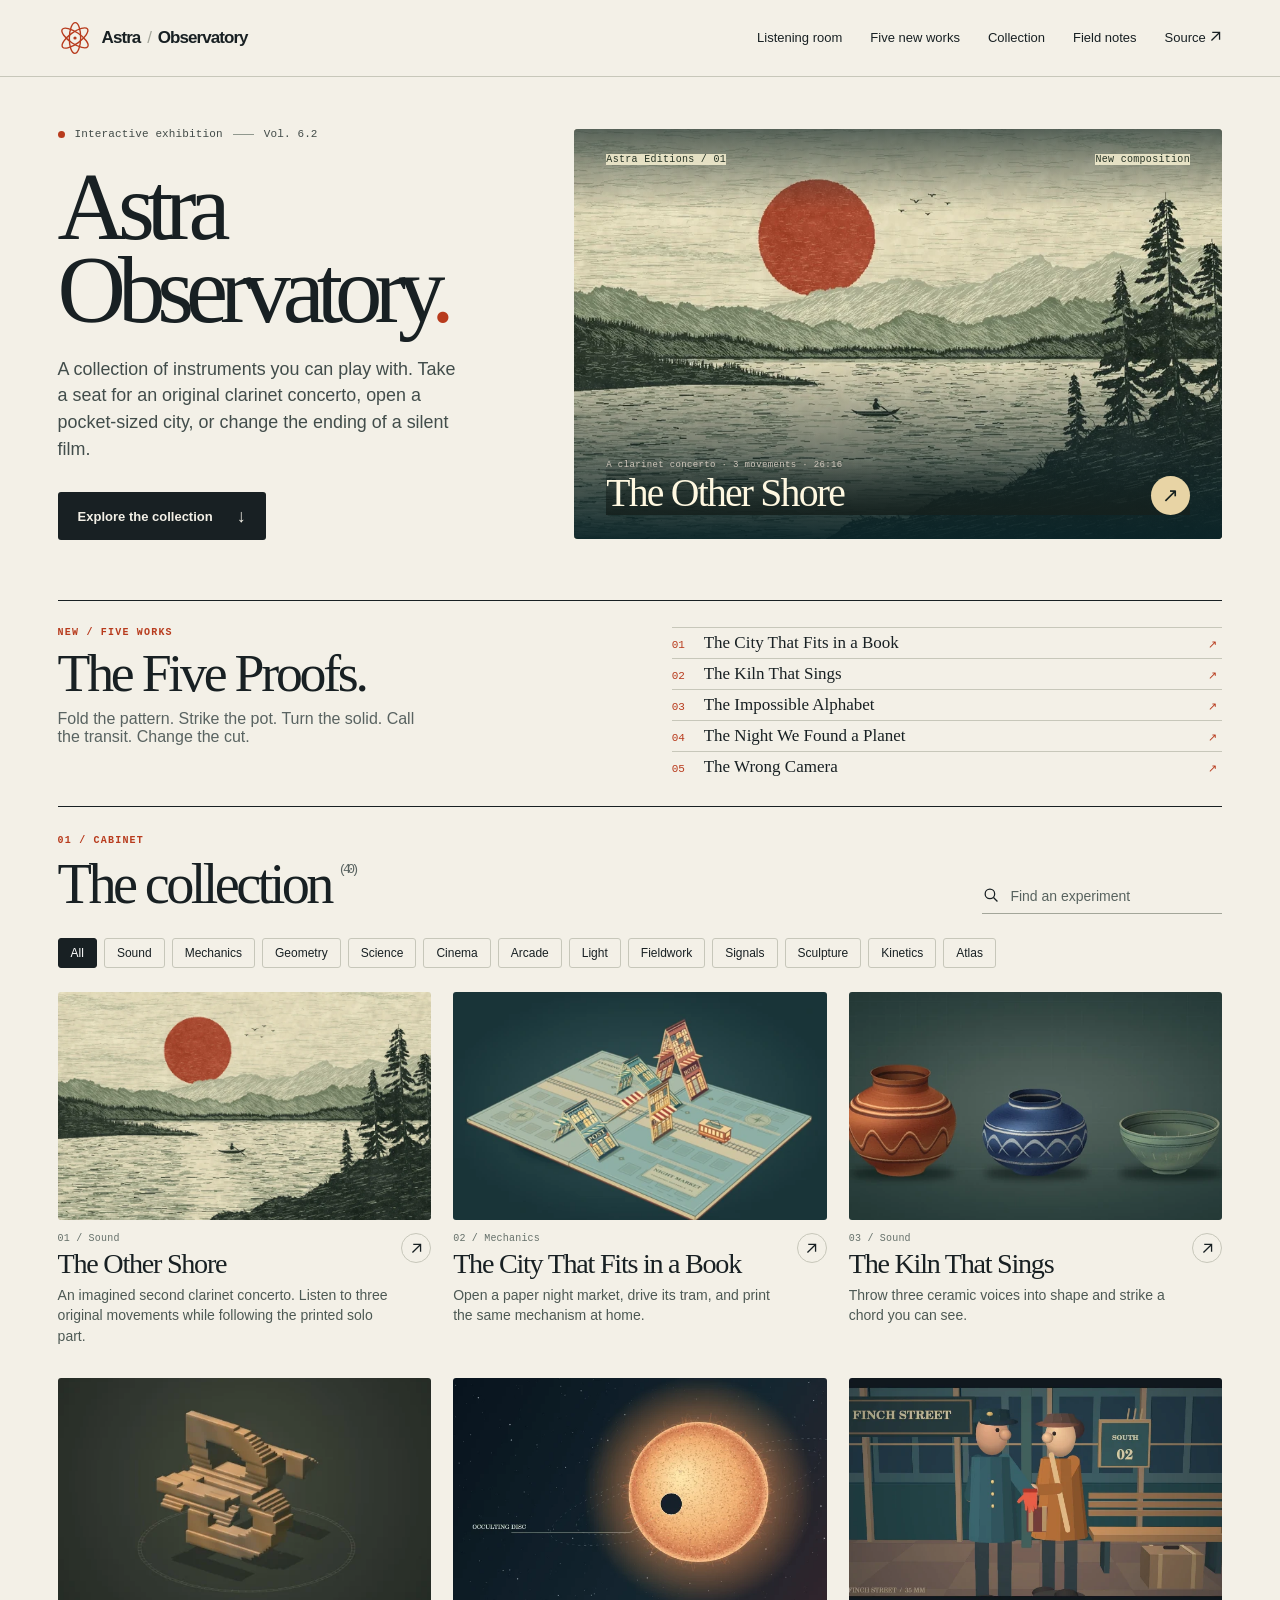
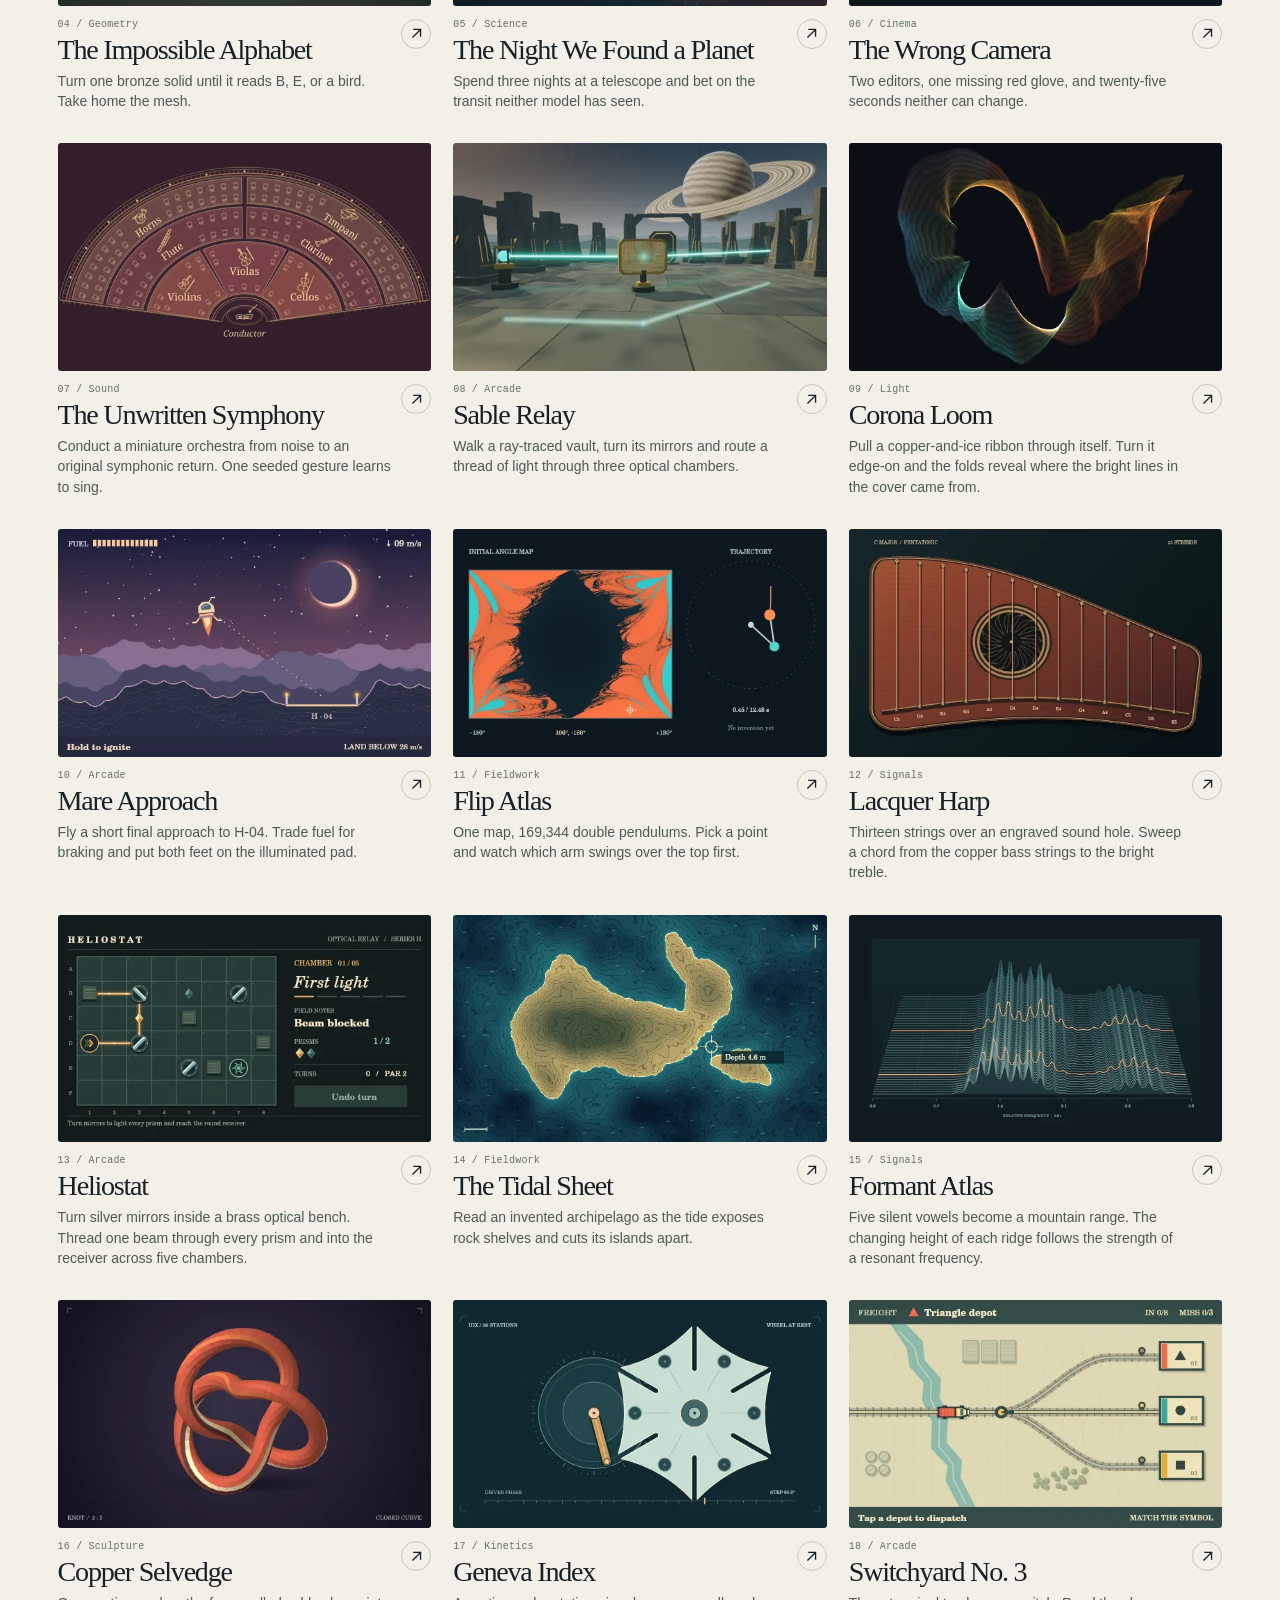
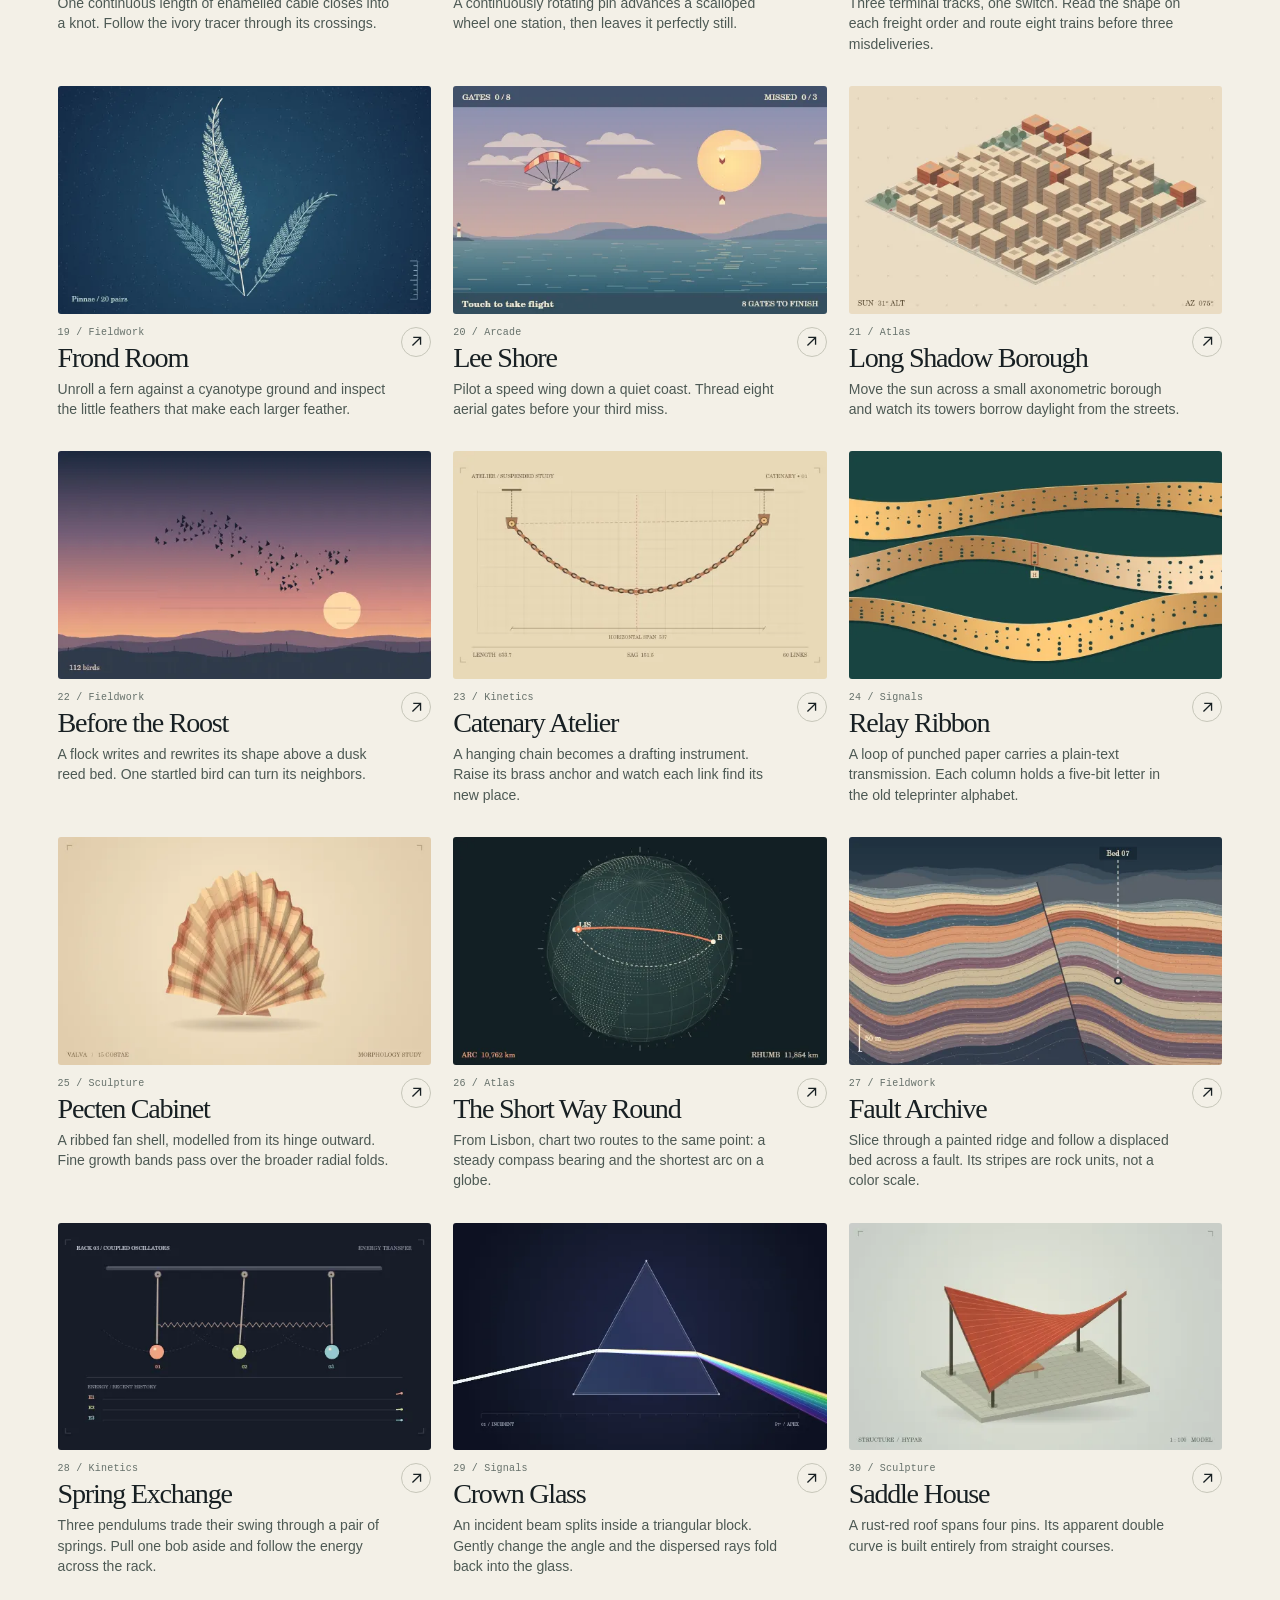
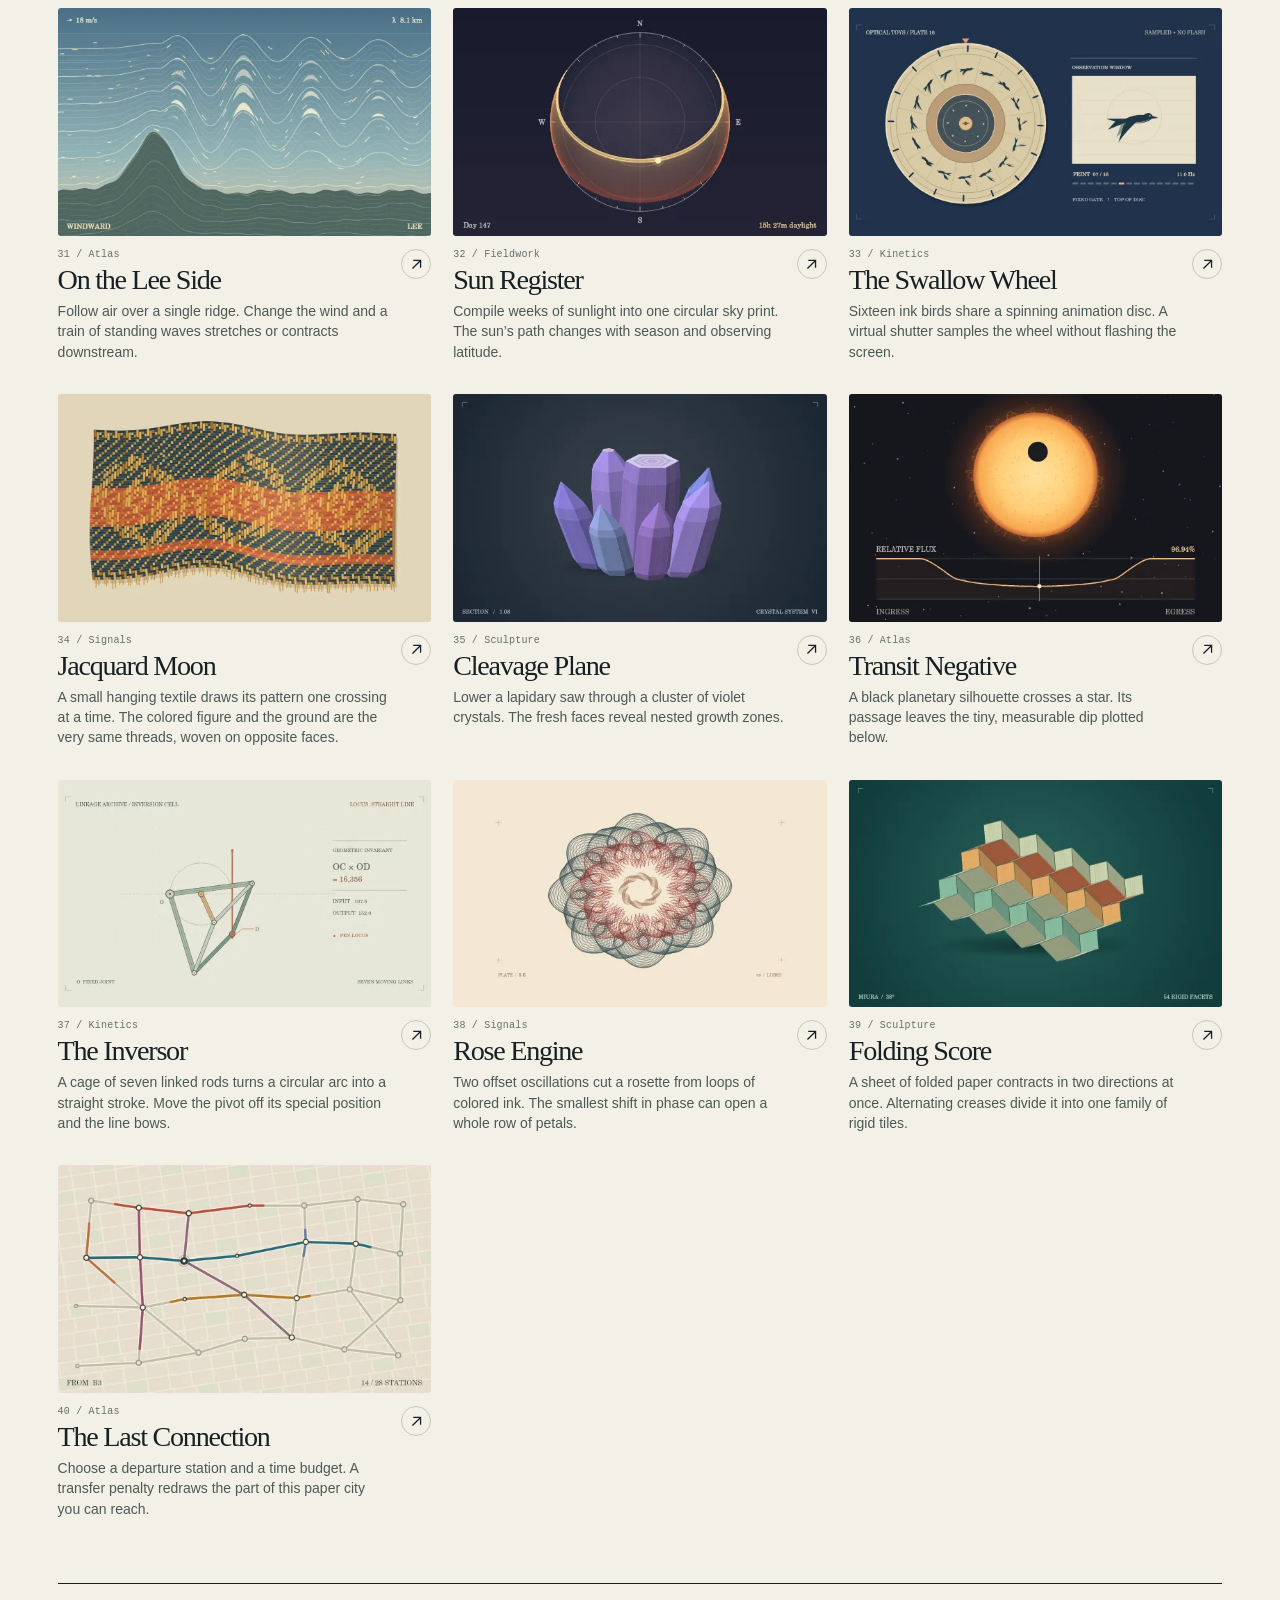
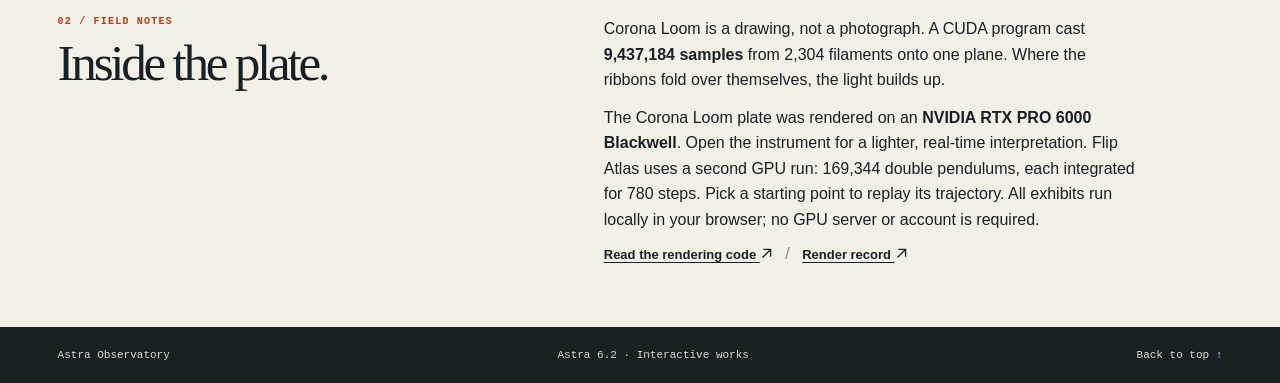
<file: index.html>
<!doctype html><html lang="en"><head><meta charset="utf-8"><meta name="viewport" content="width=device-width,initial-scale=1"><meta name="theme-color" content="#f4f1e8"><title>Astra Observatory | Interactive experiments</title><meta name="description" content="A collection of hands-on experiments in light, motion, geometry and play. Built with Astra 6.2."><link rel="icon" href="data:image/svg+xml,%3Csvg xmlns='http://www.w3.org/2000/svg' viewBox='0 0 80 80'%3E%3Crect width='80' height='80' rx='18' fill='%23141819'/%3E%3Ctext x='40' y='65' text-anchor='middle' fill='%23ff6846' font-family='serif' font-size='72'%3E✳%3C/text%3E%3C/svg%3E"><link rel="stylesheet" href="style.css"></head>
<body><a class="skip" href="#collection">Skip to collection</a>
<header><div class="shell bar"><a class="wordmark" href="#home" aria-label="Astra Observatory home"><svg aria-hidden="true" viewBox="0 0 42 42"><g fill="none" stroke="currentColor"><ellipse cx="21" cy="21" rx="19" ry="7" transform="rotate(-36 21 21)"/><ellipse cx="21" cy="21" rx="19" ry="7" transform="rotate(34 21 21)"/><ellipse cx="21" cy="21" rx="19" ry="7" transform="rotate(91 21 21)"/></g><circle cx="21" cy="21" r="2" fill="currentColor"/></svg><span>Astra <b>/</b> Observatory</span></a><nav aria-label="Primary"><a data-project="the-other-shore" href="concerto/">Listening room</a><a href="#new-works">Five new works</a><a href="#collection">Collection</a><a href="#notes">Field notes</a><a href="https://github.com/isiliconx/astra6.2" target="_blank" rel="noopener">Source <svg class="extmark" aria-hidden="true" width="13" height="13" viewBox="0 0 16 16" fill="none" stroke="currentColor" stroke-width="1.6"><path d="M3 13 13 3M4 3h9v9"/></svg></a></nav></div></header>
<main id="home" class="shell"><section class="hero" aria-labelledby="main-title"><div class="intro"><p class="edition"><span class="led"></span> Interactive exhibition <span class="shortline"></span> Vol. 6.2</p><h1 id="main-title">Astra<br>Observatory<span class="period">.</span></h1><p class="dek">A collection of instruments you can play with. Take a seat for an original clarinet concerto, open a pocket-sized city, or change the ending of a silent film.</p><a class="cta" href="#collection">Explore the collection <span>↓</span></a></div>
<figure class="cover sable-feature paper-feature shore-feature"><a data-project="the-other-shore" class="cover-link" href="concerto/" aria-label="Listen to The Other Shore"><img src="assets/plates/the-other-shore.webp" alt="A red sun above a mountain inlet, with a lone rower moving between two ink-dark shores."><div class="plate-top"><span>Astra Editions / 01</span><span>New composition</span></div><figcaption><div><small>A clarinet concerto · 3 movements · 26:16</small><strong>The Other Shore</strong></div><span class="play-mark" aria-hidden="true">↗</span></figcaption></a></figure></section>
<section id="new-works" aria-labelledby="five-title"><div class="edition-index"><div class="folio">NEW / FIVE WORKS</div><h2 id="five-title">The Five Proofs.</h2><p>Fold the pattern. Strike the pot. Turn the solid. Call the transit. Change the cut.</p></div><div class="edition-links"><a data-project="the-city-that-fits-in-a-book" href="paper-city/"><i>01</i><span>The City That Fits in a Book</span><b aria-hidden="true">↗</b></a><a data-project="the-kiln-that-sings" href="kiln/"><i>02</i><span>The Kiln That Sings</span><b aria-hidden="true">↗</b></a><a data-project="the-impossible-alphabet" href="alphabet/"><i>03</i><span>The Impossible Alphabet</span><b aria-hidden="true">↗</b></a><a data-project="the-night-we-found-a-planet" href="planet/"><i>04</i><span>The Night We Found a Planet</span><b aria-hidden="true">↗</b></a><a data-project="the-wrong-camera" href="wrong-camera/"><i>05</i><span>The Wrong Camera</span><b aria-hidden="true">↗</b></a></div></section>
<section id="collection" class="collection" aria-labelledby="collection-title"><div class="collection-head"><div><div class="folio">01 / CABINET</div><h2 id="collection-title">The collection<span id="total"></span></h2></div><label class="search"><svg viewBox="0 0 24 24" fill="none" stroke="currentColor" stroke-width="1.6" aria-hidden="true"><circle cx="10" cy="10" r="6"/><path d="m14.5 14.5 5 5"/></svg><input type="search" id="search" aria-label="Search experiments" placeholder="Find an experiment"></label></div><div id="filters" aria-label="Filter by collection"></div><div id="items" aria-live="polite"></div><div id="empty" hidden><h3>No matching experiments.</h3><p>Try another word or collection.</p><button id="clear">Clear filters</button></div></section>
<section id="notes" class="notes"><div><div class="folio">02 / FIELD NOTES</div><h2>Inside the plate.</h2></div><div><p>Corona Loom is a drawing, not a photograph. A CUDA program cast <b>9,437,184 samples</b> from 2,304 filaments onto one plane. Where the ribbons fold over themselves, the light builds up.</p><p>The Corona Loom plate was rendered on an <b>NVIDIA RTX PRO 6000 Blackwell</b>. Open the instrument for a lighter, real-time interpretation. Flip Atlas uses a second GPU run: 169,344 double pendulums, each integrated for 780 steps. Pick a starting point to replay its trajectory. All exhibits run locally in your browser; no GPU server or account is required.</p><a href="https://github.com/isiliconx/astra6.2/blob/main/studio/render_corona.py" target="_blank" rel="noopener">Read the rendering code <svg class="extmark" aria-hidden="true" width="13" height="13" viewBox="0 0 16 16" fill="none" stroke="currentColor" stroke-width="1.6"><path d="M3 13 13 3M4 3h9v9"/></svg></a> <span class="note-divider">/</span> <a href="https://github.com/isiliconx/astra6.2/blob/main/studio/render.json" target="_blank" rel="noopener">Render record <svg class="extmark" aria-hidden="true" width="13" height="13" viewBox="0 0 16 16" fill="none" stroke="currentColor" stroke-width="1.6"><path d="M3 13 13 3M4 3h9v9"/></svg></a></div></section></main>
<footer><div class="shell"><span>Astra Observatory</span><span>Astra 6.2 · Interactive works</span><a href="#home">Back to top ↑</a></div></footer>
<dialog id="lab"><div class="labwrap"><div class="labtop"><span id="labno"></span><button id="close" aria-label="Close instrument">Close <b>×</b></button></div><div class="labhead"><p class="folio" id="labcat"></p><h2 id="labtitle"></h2><p id="labdesc"></p></div><div class="stage"><canvas id="scene" width="1000" height="560" tabindex="0" aria-label="Interactive experiment canvas"></canvas><div class="stagefoot"><span id="gesture"></span></div></div>
<div class="actions"><button id="pause">Pause</button><button id="restart">Restart</button><button id="saveplate">Save frame ↓</button><span id="pstatus" role="status"></span></div><div class="settings"><div id="knobs"></div><div class="method"><div class="folio">HOW IT WORKS</div><p id="method"></p></div></div><div class="pager"><button id="previous">← Previous</button><button id="next">Next experiment →</button></div></div></dialog>
<script>window.ASTRA=[];</script>
<!-- LAB_SCRIPTS -->
<script src="labs/arcade.js"></script>
<script src="labs/atlas.js"></script>
<script src="labs/corona.js"></script>
<script src="labs/field.js"></script>
<script src="labs/flip.js"></script>
<script src="labs/concerto.js"></script>
<script src="labs/five-works.js"></script>
<script src="labs/harp.js"></script>
<script src="labs/kinetics.js"></script>
<script src="labs/puzzle.js"></script>
<script src="labs/sable.js"></script>
<script src="labs/orchestra.js"></script>
<script src="labs/signal.js"></script>
<script src="labs/space.js"></script>
<!-- /LAB_SCRIPTS -->
<script src="app.js"></script></body></html>
</file>
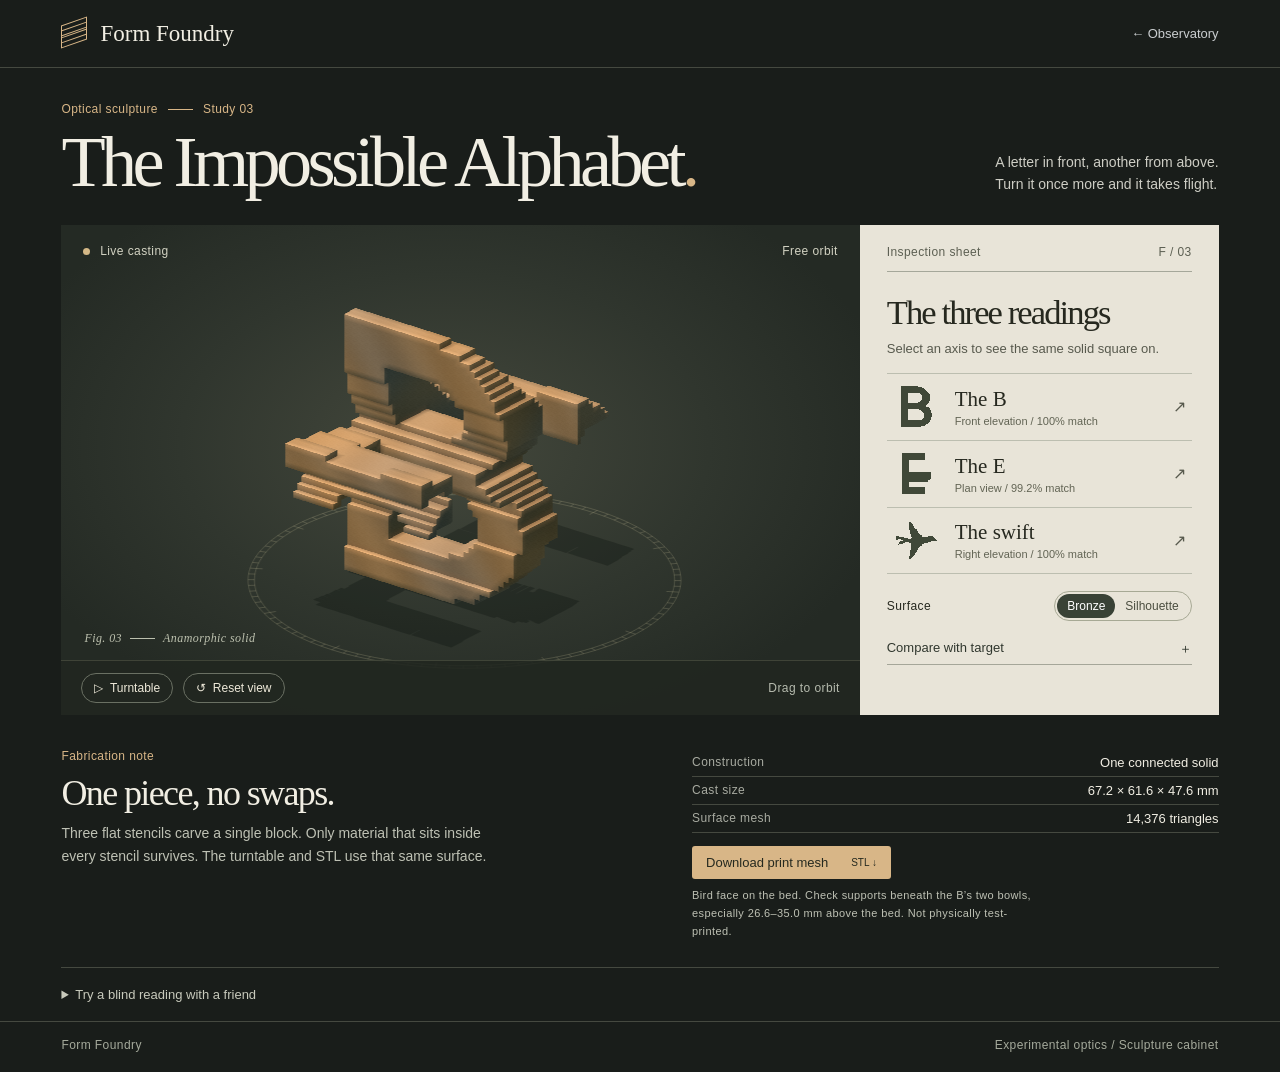
<file: alphabet/index.html>
<!doctype html><html lang="en"><head><meta charset="utf-8"><meta name="viewport" content="width=device-width,initial-scale=1"><meta name="theme-color" content="#191d1a"><title>The Impossible Alphabet | Form Foundry</title><link rel="stylesheet" href="style.css"><link rel="icon" href="data:,"></head>
<body><header><div class="mast"><span class="mark" aria-hidden="true"><i></i><i></i><i></i></span> Form Foundry</div><a href="../index.html">← Observatory</a></header>
<main><div class="opening"><div><p class="folio">Optical sculpture <i></i> Study 03</p><h1>The Impossible Alphabet<span>.</span></h1></div><p class="lead">A letter in front, another from above.<br>Turn it once more and it takes flight.</p></div>
<div class="workbench"><section class="stage" aria-label="Sculpture turntable"><div class="stagebar"><span><i class="lamp"></i> Live casting</span><span id="readout">Free orbit</span></div><canvas id="cast" tabindex="0" role="img" aria-label="Rotatable bronze sculpture. Drag or use the arrow keys to orbit."></canvas><div class="plate" aria-hidden="true">Fig. 03 <i></i> Anamorphic solid</div><div class="stagefoot"><button id="spin" aria-pressed="false">▷ &nbsp;Turntable</button><button id="home">↺ &nbsp;Reset view</button><span>Drag to orbit</span></div></section>
<aside><div class="sheet-head"><span>Inspection sheet</span><span>F / 03</span></div><h2>The three readings</h2><p class="hint">Select an axis to see the same solid square on.</p><div id="axes"></div><div class="paperfoot"><span>Surface</span><div class="switch"><button id="metal" aria-pressed="true">Bronze</button><button id="shadow" aria-pressed="false">Silhouette</button></div></div><button id="compare" aria-expanded="false">Compare with target <span>＋</span></button><div id="comparison" hidden><div class="legend"><i></i> Shared pixels <b></b> Missing from cast</div><canvas id="difference" aria-label="Projection overlaid on its design mask"></canvas><p id="diffnote"></p></div></aside></div>
<section class="ledger"><div><p class="folio">Fabrication note</p><h2>One piece, no swaps.</h2><p>Three flat stencils carve a single block. Only material that sits inside every stencil survives. The turntable and STL use that same surface.</p></div><div><div class="detail"><span>Construction</span><strong>One connected solid</strong></div><div class="detail"><span>Cast size</span><strong>67.2 × 61.6 × 47.6 mm</strong></div><div class="detail"><span>Surface mesh</span><strong id="triangleCount"></strong></div><button id="download">Download print mesh <small>STL ↓</small></button><p class="printnote">Bird face on the bed. Check supports beneath the B’s two bowls, especially 26.6–35.0 mm above the bed. Not physically test-printed.</p></div></section>
<details class="blind"><summary>Try a blind reading with a friend</summary><p>Hand over the screen with this section open in test mode. Three unlabelled binary projections appear in random order. Record what they see before revealing the key. Answers stay in this browser tab.</p><button id="begin">Start blind reading</button></details>
<dialog id="trial"><div class="blindtop"><span>Form recognition</span><button id="endtrial">Exit</button></div><h2 id="trialstep">What do you see?</h2><canvas id="trialimg" aria-label="Unlabelled projected shape"></canvas><form id="trialform"><label for="answer">First impression</label><input id="answer" maxlength="90" autocomplete="off" required><button id="trialnext">Record answer</button></form><div id="trialresults"></div></dialog>
</main><footer>Form Foundry <span>Experimental optics / Sculpture cabinet</span></footer>
<script src="model.js"></script><script src="render.js"></script><script src="app.js"></script></body></html>
</file>
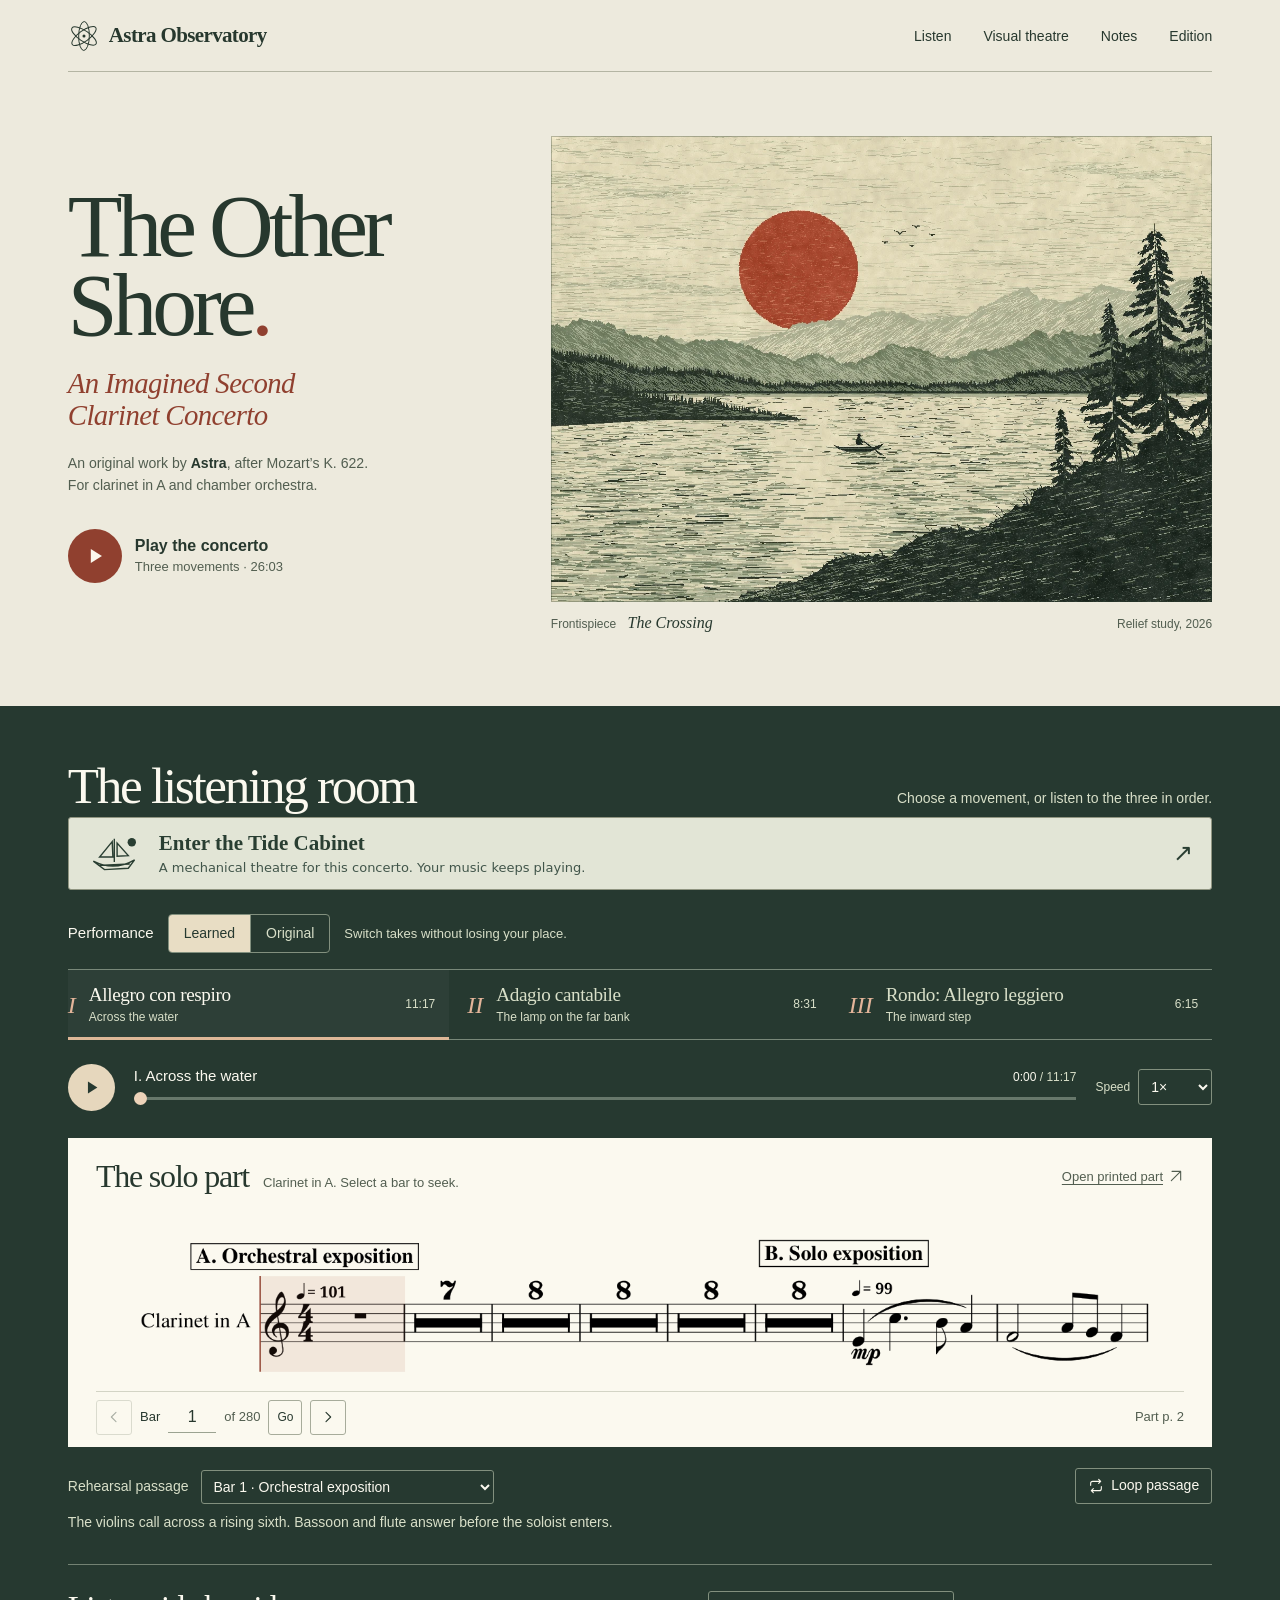
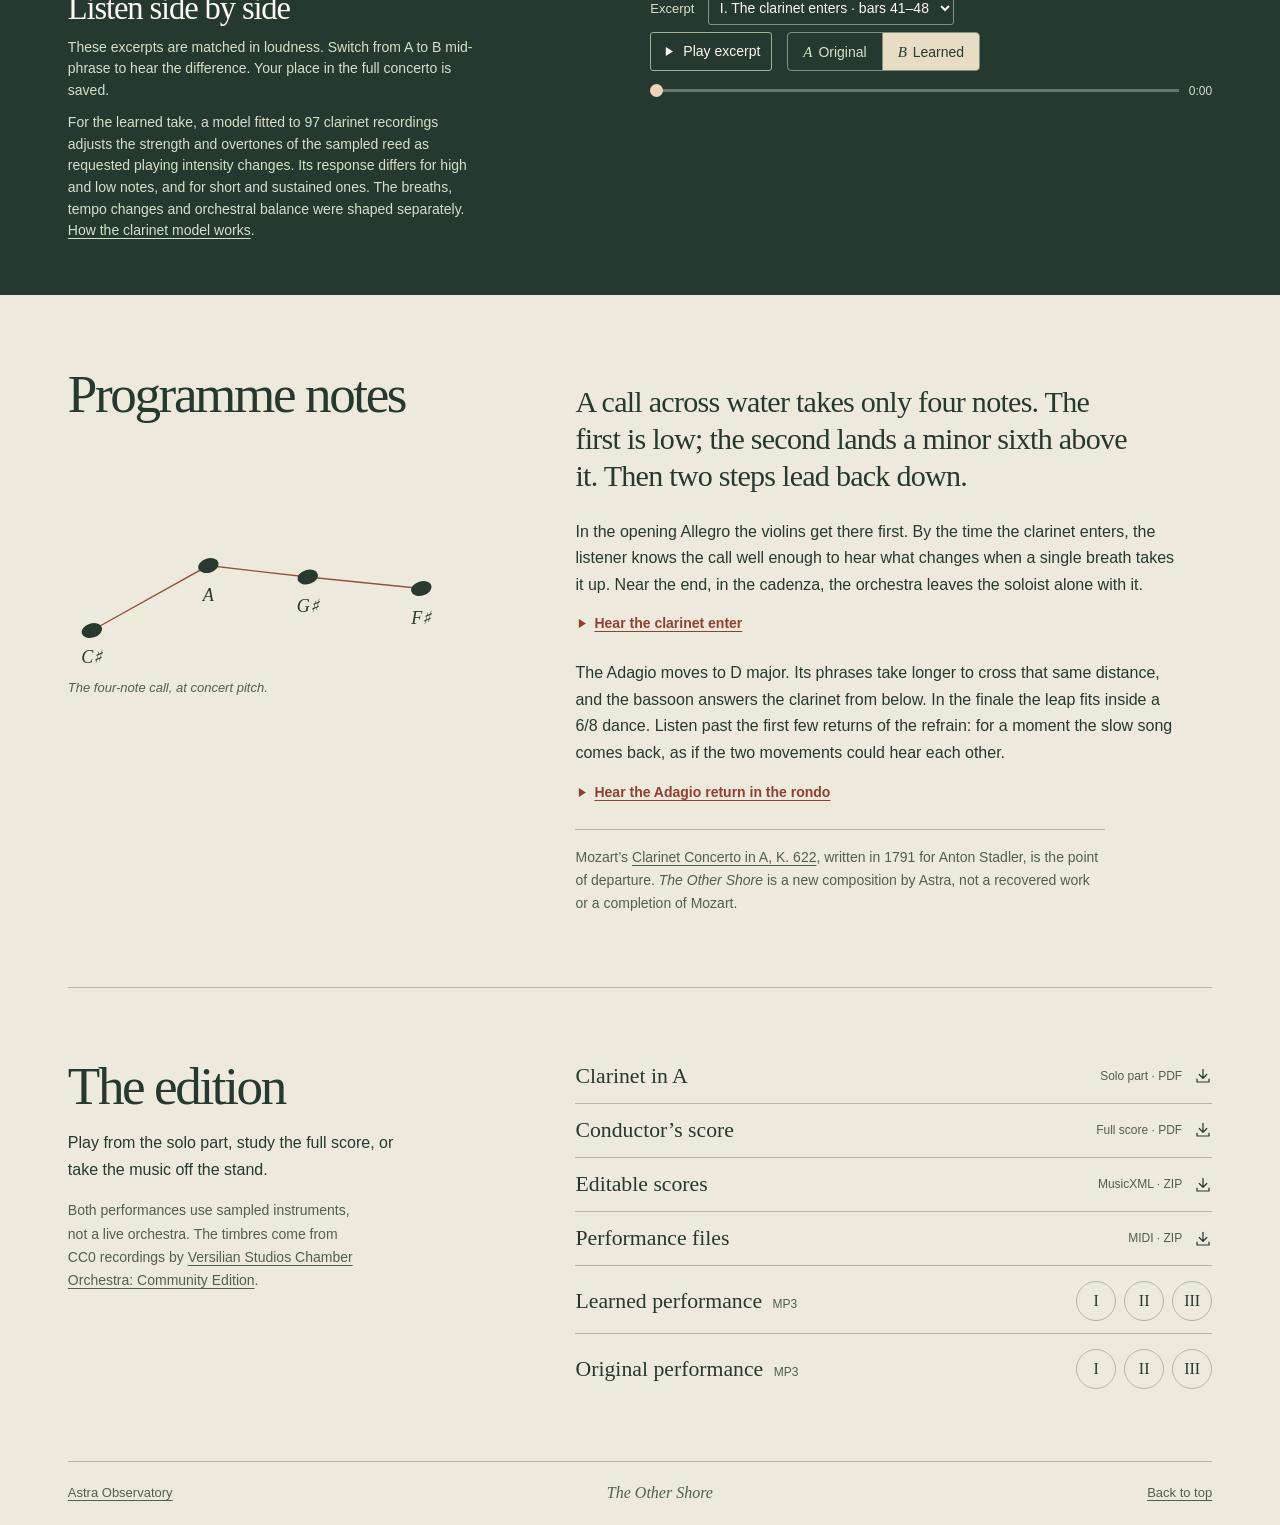
<file: concerto/index.html>
<!doctype html>
<html lang="en">
<head>
<meta charset="utf-8"><meta name="viewport" content="width=device-width, initial-scale=1">
<meta name="theme-color" content="#ebe8d9"><meta name="description" content="Listen to The Other Shore, an original three-movement A-clarinet concerto by Astra inspired by Mozart’s K. 622. Follow the printable solo part bar by bar.">
<title>The Other Shore · Astra Observatory</title>
<link rel="icon" href="data:image/svg+xml,%3Csvg xmlns='http://www.w3.org/2000/svg' viewBox='0 0 64 64'%3E%3Crect width='64' height='64' fill='%23ebe8d9'/%3E%3Ccircle cx='31' cy='24' r='13' fill='%239a4231'/%3E%3Cpath d='M0 43L16 35 32 42 51 32 64 41V64H0Z' fill='%232a392f'/%3E%3C/svg%3E">
<link rel="stylesheet" href="room.css?stage=1"><script src="room.js?stage=1" defer></script><script src="cabinet-host.js" defer></script>
</head>
<body id="top">
<svg xmlns="http://www.w3.org/2000/svg" aria-hidden="true" class="symbols">
<symbol id="i-play" viewBox="0 0 24 24"><path d="M7 3.7 20.3 12 7 20.3Z" fill="currentColor" stroke="none"/></symbol>
<symbol id="i-pause" viewBox="0 0 24 24"><path d="M6 4h4v16H6zm8 0h4v16h-4z" fill="currentColor" stroke="none"/></symbol>
<symbol id="i-r" viewBox="0 0 24 24"><path d="m9 5 7 7-7 7"/></symbol>
<symbol id="i-l" viewBox="0 0 24 24"><path d="m15 5-7 7 7 7"/></symbol>
<symbol id="i-down" viewBox="0 0 24 24"><path d="M12 3v12m-5-5 5 5 5-5M4 16v4h16v-4"/></symbol>
<symbol id="i-arrow" viewBox="0 0 24 24"><path d="M5 19 19 5M6 5h13v13"/></symbol>
<symbol id="i-loop" viewBox="0 0 24 24"><path d="M4 11V8a3 3 0 0 1 3-3h12m-3-3 3 3-3 3M20 13v3a3 3 0 0 1-3 3H5m3 3-3-3 3-3"/></symbol>
</svg>
<a href="#listening" class="skip">Skip to the player</a>
<header class="mast wrapper">
<a class="house" href="../index.html"><svg aria-hidden="true" viewBox="0 0 42 42"><g fill="none" stroke="currentColor" stroke-width="1.3"><ellipse cx="21" cy="21" rx="19" ry="7" transform="rotate(-36 21 21)"/><ellipse cx="21" cy="21" rx="19" ry="7" transform="rotate(34 21 21)"/><ellipse cx="21" cy="21" rx="19" ry="7" transform="rotate(91 21 21)"/></g><circle cx="21" cy="21" r="2" fill="currentColor"/></svg><span>Astra Observatory</span></a>
<nav aria-label="Concerto navigation"><a href="#listening">Listen</a><a href="cabinet/" data-cabinet-open>Visual theatre</a><a href="#notes">Notes</a><a href="#edition">Edition</a></nav>
</header>
<main>
<section class="cover wrapper" aria-labelledby="title">
<div class="cover-copy">
<h1 id="title">The Other<br>Shore<span aria-hidden="true">.</span></h1>
<p class="subtitle">An Imagined Second <br>Clarinet Concerto</p>
<p class="credit">An original work by <b>Astra</b>, after Mozart’s K. 622. <br>For clarinet in A and chamber orchestra.</p>
<a class="hero-play" id="heroPlay" href="#listening"><span class="hero-disc"><svg aria-hidden="true"><use href="#i-play"/></svg></span><span><strong id="heroVerb">Play the concerto</strong><small id="heroTime">Three movements</small></span></a>
</div>
<figure class="frontispiece"><img src="shore.webp" width="1250" height="880" alt="An original relief-print landscape: a lone rower between two wooded shores beneath a rust-red sun."><figcaption><span>Frontispiece <i>The Crossing</i></span><span>Relief study, 2026</span></figcaption></figure>
</section>
<section id="listening" class="desk" aria-labelledby="desk-title">
<div class="wrapper desk-inner">
<div class="desk-head"><h2 id="desk-title">The listening room</h2><p>Choose a movement, or listen to the three in order.</p></div>
<a class="tide-invite" id="cabinetInvite" href="cabinet/" data-cabinet-open><svg aria-hidden="true" viewBox="0 0 80 58"><path d="M9 40q30 15 59-2l-9 12-34 2zM16 46l45-2M39 8v33m-3-29L18 34h19zm7 2v19l16-1z" fill="none" stroke="currentColor" stroke-width="2"/><circle cx="64" cy="13" r="6" fill="currentColor"/></svg><span><strong>Enter the Tide Cabinet</strong><small>A mechanical theatre for this concerto. Your music keeps playing.</small></span><i aria-hidden="true">↗</i></a>
<div id="takePanel" class="take-panel" hidden><div class="take-label" id="takeLabel">Performance</div><div class="switcher" role="group" aria-labelledby="takeLabel"><button id="takeLearned" type="button" aria-pressed="true">Learned</button><button id="takeOriginal" type="button" aria-pressed="false">Original</button></div><span id="takeNote" class="take-note" role="status">Switch takes without losing your place.</span></div>
<div class="track-list" id="tracks" aria-label="Select a movement">
<a href="audio/expressive-1.mp3"><i>I</i><span>Allegro con respiro</span></a>
<a href="audio/expressive-2.mp3"><i>II</i><span>Adagio cantabile</span></a>
<a href="audio/expressive-3.mp3"><i>III</i><span>Rondo: Allegro leggiero</span></a>
</div>
<audio id="sound" preload="none" controls aria-label="Concerto recording" src="audio/expressive-1.mp3"></audio>
<div class="transport js-only" hidden>
<button id="play" type="button" class="disc" aria-label="Play movement"><svg aria-hidden="true"><use href="#i-play"/></svg></button>
<div class="timeline"><div class="time-head"><span id="nowTitle">Movement I</span><span><b id="elapsed">0:00</b> / <span id="duration">–:––</span></span></div>
<input id="seek" class="scrubber" type="range" min="0" max="100" step="0.05" value="0" aria-label="Position in movement"></div>
<label class="speed">Speed <select id="speed" aria-label="Playback speed"><option value=".5">0.5×</option><option value=".75">0.75×</option><option selected value="1">1×</option><option value="1.25">1.25×</option><option value="1.5">1.5×</option></select></label>
</div>
<p id="playerStatus" class="message" role="status"></p>
<div class="score-paper">
<div class="score-head"><div><h3>The solo part</h3><span class="paper-caption">Clarinet in A. Select a bar to seek.</span></div>
<a href="edition/clarinet-in-a.pdf" class="paper-link" id="scorePdf" target="_blank" rel="noopener">Open printed part <svg aria-hidden="true"><use href="#i-arrow"/></svg></a></div>
<div id="scoreStage" class="score-stage" aria-label="Printed solo part. Choose a bar to seek to its beginning."><p>Loading the printed solo part…</p></div>
<div class="bar-tools" id="barTools" hidden><div class="bar-navigation">
<button type="button" class="step" id="prevBar" aria-label="Previous bar"><svg aria-hidden="true"><use href="#i-l"/></svg></button>
<form id="barForm"><label for="barNo">Bar</label><input id="barNo" name="bar" type="number" min="1" step="1" value="1" inputmode="numeric" aria-label="Jump to bar number"><span class="bar-count" id="barCount"></span><button class="go" type="submit" aria-label="Go to entered bar">Go</button></form>
<button type="button" class="step" id="nextBar" aria-label="Next bar"><svg aria-hidden="true"><use href="#i-r"/></svg></button></div><span id="pageNo" class="page-number"></span></div>
</div>
<div class="passage js-only" hidden><div class="pass-select"><label for="chapter">Rehearsal passage</label><select id="chapter" aria-describedby="chapterNote"></select></div>
<button id="loop" type="button" aria-pressed="false"><svg aria-hidden="true"><use href="#i-loop"/></svg><span>Loop passage</span></button></div>
<p class="chapter-note js-only" id="chapterNote" hidden></p>
<section class="comparison" id="comparison" aria-labelledby="compareTitle" hidden>
<div class="compare-copy"><h3 id="compareTitle">Listen side by side</h3><p>These excerpts are matched in loudness. Switch from A to B mid-phrase to hear the difference. Your place in the full concerto is saved.</p><p>For the learned take, a model fitted to 97 clarinet recordings adjusts the strength and overtones of the sampled reed as requested playing intensity changes. Its response differs for high and low notes, and for short and sustained ones. The breaths, tempo changes and orchestral balance were shaped separately. <a href="production/learned/README.md">How the clarinet model works</a>.</p></div>
<div class="compare-controls"><label class="excerpt-label" for="scene">Excerpt</label>
<select id="scene"><option value="1">I. The clarinet enters · bars 41–48</option><option value="2">II. The Adagio opens · bars 1–4</option><option value="3">III. The rondo refrain · bars 1–8</option></select>
<div class="compare-actions"><button type="button" id="abPlay" class="excerpt-play"><svg aria-hidden="true"><use href="#i-play"/></svg><span>Play excerpt</span></button>
<div class="switcher" role="group" aria-label="Excerpt performance"><button type="button" id="abOriginal" aria-pressed="false"><i>A</i> Original</button><button type="button" id="abLearned" aria-pressed="true"><i>B</i> Learned</button></div></div>
<div class="excerpt-position"><input id="abSeek" type="range" class="scrubber" min="0" max="1" step=".001" value="0" aria-label="Excerpt position"><span id="abTime" aria-hidden="true">0:00</span></div>
<p class="excerpt-status" id="abStatus" role="status"></p>
<audio id="sample" preload="none" hidden aria-label="Comparison excerpt"></audio></div></section>
<noscript><p>The recording above plays movement I. Open the other movements from the list, or download the printed part to follow along. Bar tracking needs JavaScript.</p></noscript>
</div>
</section>
<section class="notes wrapper" id="notes" aria-labelledby="notes-title">
<div class="note-opening"><h2 id="notes-title">Programme notes</h2>
<p>A call across water takes only four notes. The first is low; the second lands a minor sixth above it. Then two steps lead back down.</p></div>
<div class="notes-flow">
<figure class="motif"><svg viewBox="0 0 400 145" role="img" aria-labelledby="motif-title"><title id="motif-title">In A major: C sharp rises to A, then falls to G sharp and F sharp.</title>
<path d="M25 100 147 32 251 44 370 56" fill="none" stroke="#95503d" stroke-width="1.4"/>
<g fill="#29392e" transform="rotate(-17 25 100)"><ellipse cx="25" cy="100" rx="11" ry="7.5"/></g>
<g fill="#29392e"><ellipse cx="147" cy="32" rx="11" ry="7.5" transform="rotate(-17 147 32)"/><ellipse cx="251" cy="44" rx="11" ry="7.5" transform="rotate(-17 251 44)"/><ellipse cx="370" cy="56" rx="11" ry="7.5" transform="rotate(-17 370 56)"/></g>
<g fill="#29392e" font-family="Georgia,serif" font-style="italic" font-size="19" text-anchor="middle"><text x="25" y="134">C♯</text><text x="147" y="69">A</text><text x="251" y="81">G♯</text><text x="370" y="93">F♯</text></g></svg><figcaption>The four-note call, at concert pitch.</figcaption></figure>
<div class="essay"><p>In the opening Allegro the violins get there first. By the time the clarinet enters, the listener knows the call well enough to hear what changes when a single breath takes it up. Near the end, in the cadenza, the orchestra leaves the soloist alone with it.</p>
<button class="cue-link" data-m="0" data-cue="Solo exposition" hidden><svg aria-hidden="true"><use href="#i-play"/></svg> Hear the clarinet enter</button>
<p>The Adagio moves to D major. Its phrases take longer to cross that same distance, and the bassoon answers the clarinet from below. In the finale the leap fits inside a 6/8 dance. Listen past the first few returns of the refrain: for a moment the slow song comes back, as if the two movements could hear each other.</p>
<button class="cue-link" data-m="2" data-cue="The song behind the dance" hidden><svg aria-hidden="true"><use href="#i-play"/></svg> Hear the Adagio return in the rondo</button>
<p class="reference-note">Mozart’s <a href="https://kv.mozarteum.at/en/work/concerto-in-a-for-clarinet-and-orchestra-7312">Clarinet Concerto in A, K. 622</a>, written in 1791 for Anton Stadler, is the point of departure. <i>The Other Shore</i> is a new composition by Astra, not a recovered work or a completion of Mozart.</p></div>
</div></section>
<section class="edition wrapper" id="edition" aria-labelledby="edition-title"><div class="edition-intro"><h2 id="edition-title">The edition</h2><p>Play from the solo part, study the full score, or take the music off the stand.</p>
<p class="recording-note">Both performances use sampled instruments, not a live orchestra. The timbres come from CC0 recordings by <a href="https://versilian-studios.com/vsco-community/">Versilian Studios Chamber Orchestra: Community Edition</a>.</p></div>
<div class="downloads"><a href="edition/clarinet-in-a.pdf"><span>Clarinet in A</span><small>Solo part · PDF</small><svg aria-hidden="true"><use href="#i-down"/></svg></a><a href="edition/conductor-score.pdf"><span>Conductor’s score</span><small>Full score · PDF</small><svg aria-hidden="true"><use href="#i-down"/></svg></a>
<a href="edition/editable-scores.zip" download><span>Editable scores</span><small>MusicXML · ZIP</small><svg aria-hidden="true"><use href="#i-down"/></svg></a><a href="edition/performance-midi.zip" download><span>Performance files</span><small>MIDI · ZIP</small><svg aria-hidden="true"><use href="#i-down"/></svg></a>
<div class="recordings"><span>Learned performance <small>MP3</small></span><a href="audio/expressive-1.mp3" download aria-label="Download learned movement I MP3">I</a><a href="audio/expressive-2.mp3" download aria-label="Download learned movement II MP3">II</a><a href="audio/expressive-3.mp3" download aria-label="Download learned movement III MP3">III</a></div>
<div class="recordings"><span>Original performance <small>MP3</small></span><a href="audio/1.mp3" download aria-label="Download original movement I MP3">I</a><a href="audio/2.mp3" download aria-label="Download original movement II MP3">II</a><a href="audio/3.mp3" download aria-label="Download original movement III MP3">III</a></div></div></section>
</main>
<footer class="wrapper"><a href="../index.html">Astra Observatory</a><span>The Other Shore</span><a href="#top">Back to top</a></footer>
</body></html>
</file>
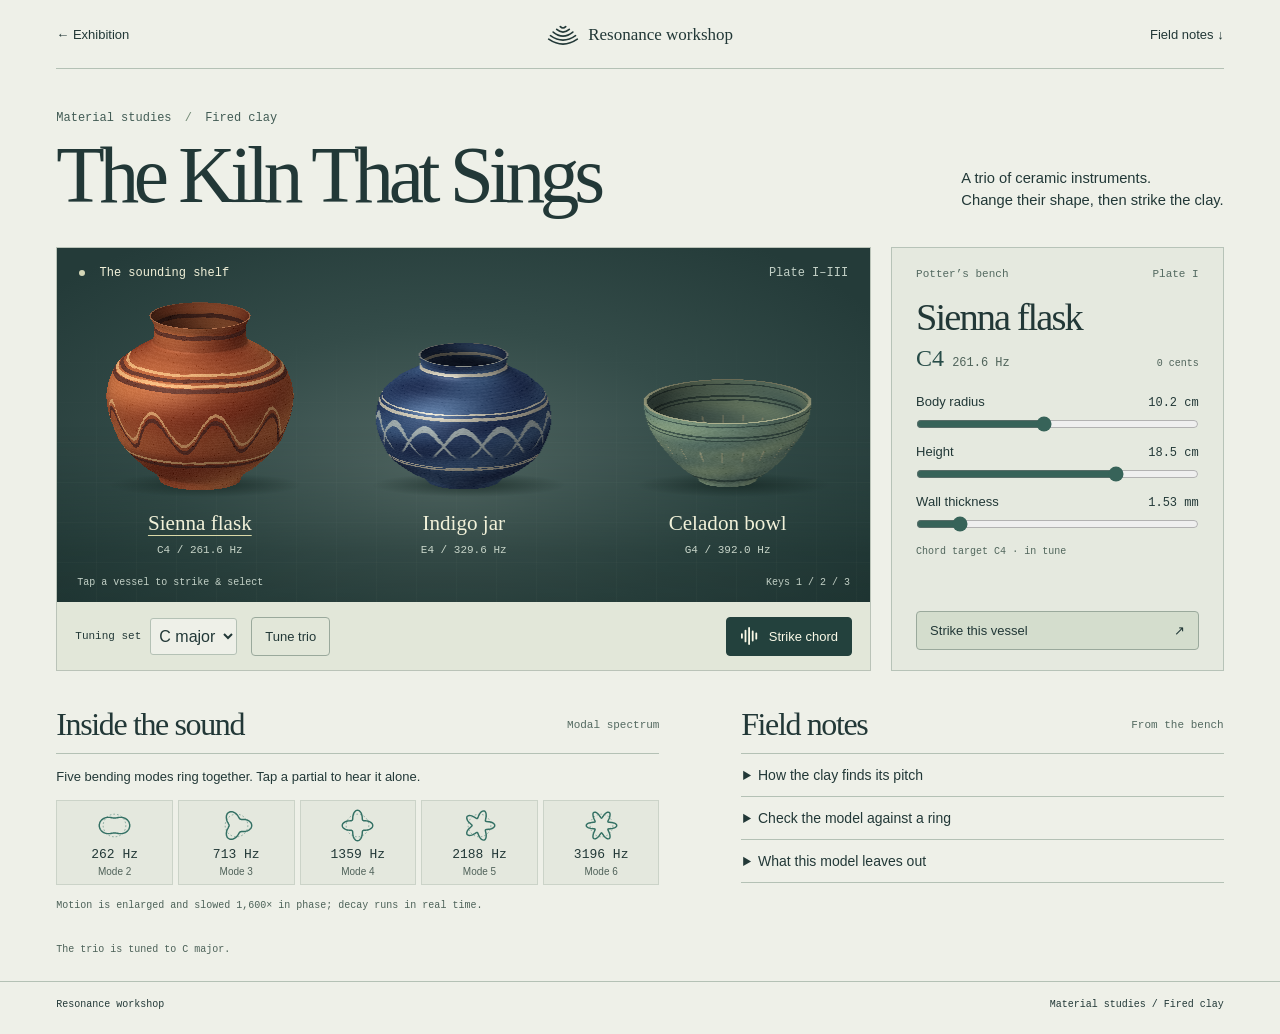
<file: kiln/index.html>
<!doctype html><html lang="en"><head><meta charset="utf-8"><meta name="viewport" content="width=device-width,initial-scale=1"><meta name="theme-color" content="#edf0eb"><title>The Kiln That Sings | Resonance workshop</title><link rel="stylesheet" href="style.css"><script defer src="model.js"></script><script defer src="glaze.js"></script><script defer src="app.js"></script></head><body>
<header><a href="../index.html" class="back">← <span>Exhibition</span></a><span class="imprint"><svg aria-hidden="true" viewBox="0 0 38 24"><path d="M3 17q16 11 32 0M5 13q14 10 28 0M8 9q11 9 22 0M12 6q7 6 14 0M16 3q3 3 6 0" fill="none" stroke="currentColor" stroke-width="1.8" stroke-linecap="round"/></svg> Resonance workshop</span><a href="#notebook" class="notes-link">Field notes ↓</a></header>
<main><div class="intro"><div><div class="plate">Material studies <span>/</span> Fired clay</div><h1>The Kiln That Sings</h1></div><p>A trio of ceramic instruments.<br>Change their shape, then strike the clay.</p></div>
<section class="bench" aria-label="Ceramic instrument workbench"><div class="stage-wrap"><div class="stage"><div class="stage-top"><span><i></i> The sounding shelf</span><span>Plate I–III</span></div><div class="shelfgrid" id="shelf"></div><div class="stage-foot"><span>Tap a vessel to strike &amp; select</span><span>Keys 1 / 2 / 3</span></div></div>
<div class="playbar"><div class="chord-select"><label for="chord">Tuning set</label><select id="chord"><option value="C">C major</option><option value="Am">A minor</option><option value="Dm">D minor</option></select></div><button class="tune" id="tune" title="Alter all three wall thicknesses to tune the selected chord">Tune trio</button><button id="strike" class="play"><svg aria-hidden="true" viewBox="0 0 22 20"><path d="M2 8v4M6 4v12M10 1v18M14 5v10M18 7v6" fill="none" stroke="currentColor" stroke-width="2" stroke-linecap="round"/></svg> Strike chord</button></div></div>
<aside class="controls"><div class="boardtag"><span>Potter’s bench</span><span id="plateno">Plate I</span></div><h2 id="vname">Sienna flask</h2><div class="readout"><strong id="pitch">C4</strong><span id="freq">261.6 Hz</span><span id="cents">in tune</span></div><div class="sliders" id="sliders"></div><div class="bench-note" id="target"></div><button id="solo" class="audition">Strike this vessel <span>↗</span></button></aside></section>
<div class="lower"><section class="spectrum" aria-labelledby="spectrum-h"><div class="sect-head"><h2 id="spectrum-h">Inside the sound</h2><span>Modal spectrum</span></div><p>Five bending modes ring together. Tap a partial to hear it alone.</p><div id="modes" class="modes"></div><p class="caption">Motion is enlarged and slowed 1,600× in phase; decay runs in real time.</p></section>
<section class="notebook" id="notebook"><div class="sect-head"><h2>Field notes</h2><span>From the bench</span></div><details><summary>How the clay finds its pitch</summary><p>Each profile is a stack of circular rings. Their radius, wall thickness and height enter a bending-energy estimate for each mode. A wider body generally rings lower; a thicker wall raises every pitch. “Tune trio” changes the walls rather than shifting the audio.</p></details><details><summary>Check the model against a ring</summary><p>A uniform cylinder with no axial motion reduces to a ring. Compare the discrete bending calculation with its continuous closed-form solution. This checks the numerical method, not an actual fired pot.</p><button id="check">Run reference check</button><output id="proof" aria-live="polite"></output></details><details><summary>What this model leaves out</summary><p>Five chosen angular shapes share a single clamped-foot axial profile. Clay properties are uniform; foot contact, glaze stresses, cracking, enclosed air and full shell coupling are not solved. Loudness and decay are designed. No measured pottery tap is used.</p></details></section></div><p id="status" class="status" role="status">The trio is tuned to C major.</p></main><footer><span>Resonance workshop</span><span>Material studies / Fired clay</span></footer></body></html>
</file>
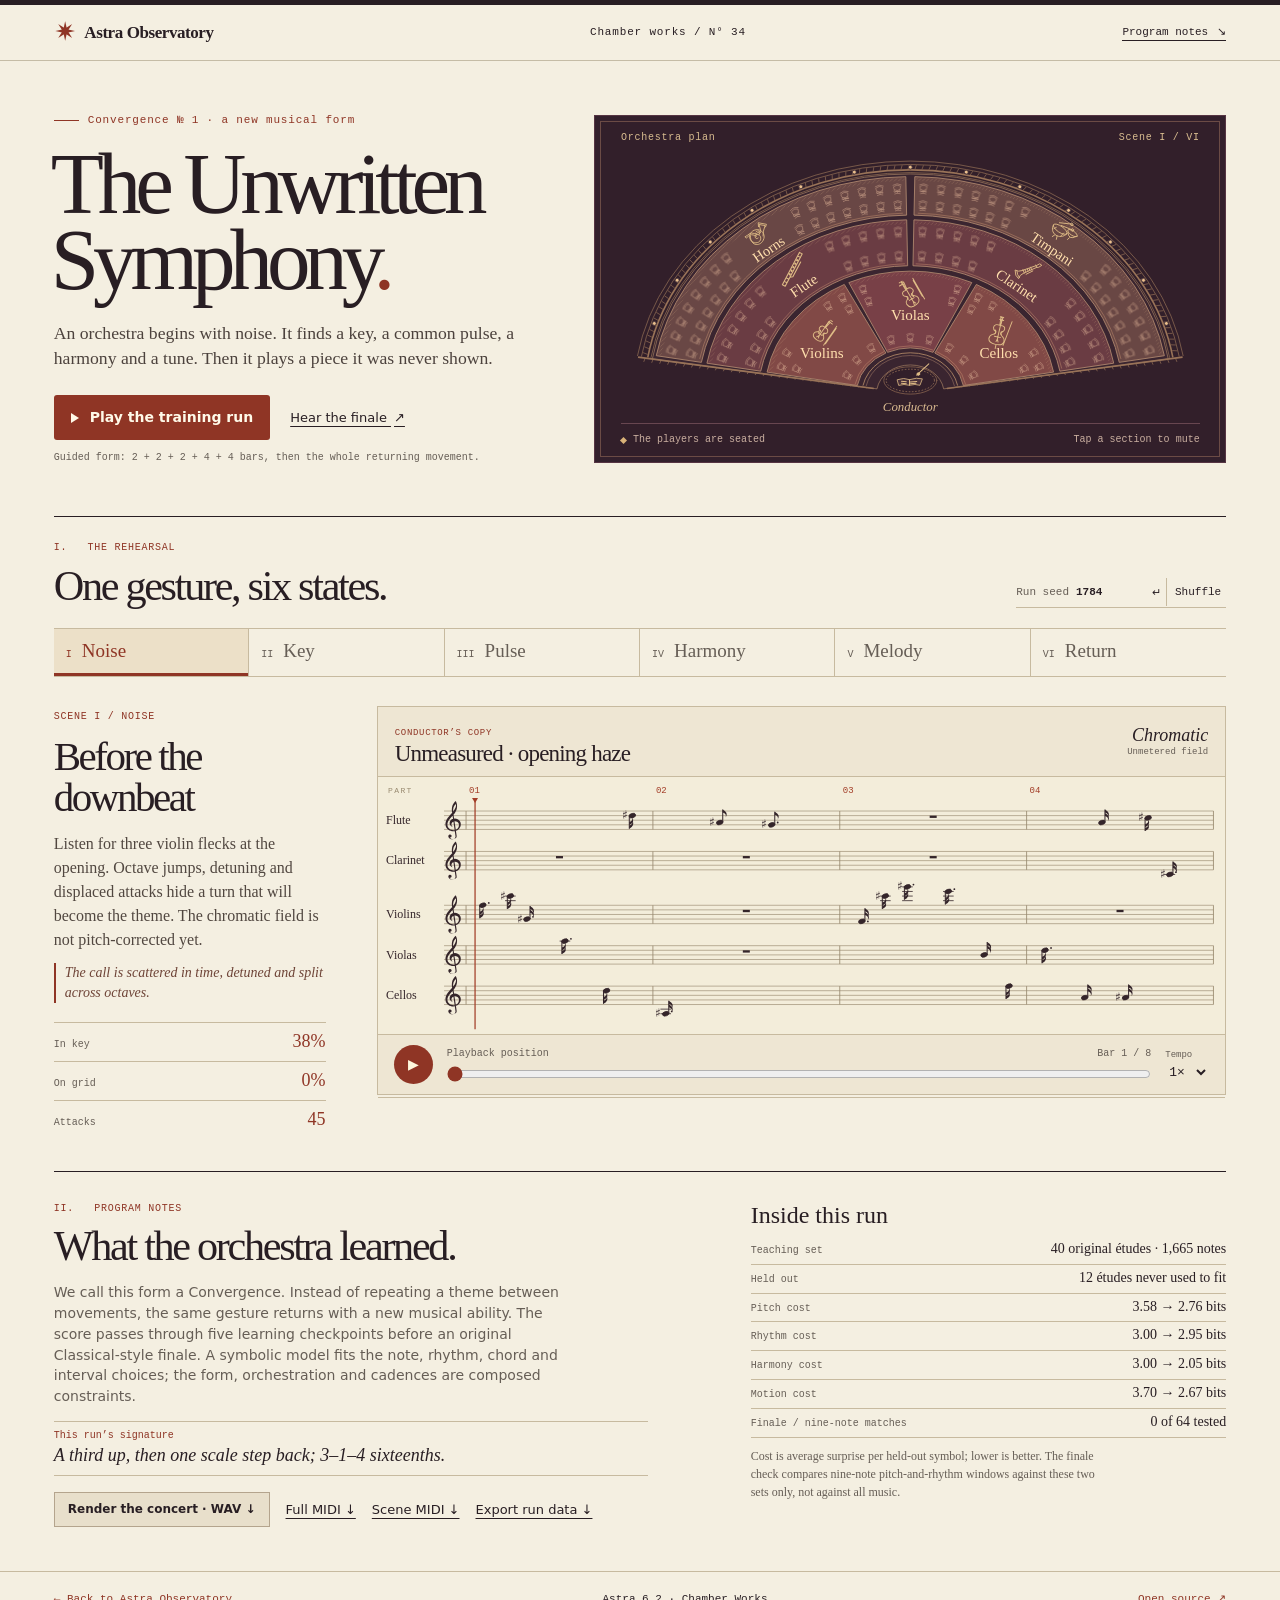
<file: orchestra/index.html>
<!doctype html>
<html lang="en"><head><meta charset="utf-8"><meta name="viewport" content="width=device-width,initial-scale=1"><meta name="theme-color" content="#f4efdf"><title>The Unwritten Symphony · Astra Observatory</title><meta name="description" content="Hear a miniature chamber orchestra find its key, pulse and tune, then perform music it never rehearsed. A seeded symbolic learning experiment you can conduct."><link rel="icon" href="data:image/svg+xml,%3Csvg xmlns='http://www.w3.org/2000/svg' viewBox='0 0 64 64'%3E%3Crect width='64' height='64' rx='10' fill='%23301b25'/%3E%3Ctext x='10' y='52' font-size='52' fill='%23f9e3ad'%3E%E2%99%AB%3C/text%3E%3C/svg%3E"><link rel="stylesheet" href="style.css"></head>
<body><a class="skip" href="#checkpoints">Skip to rehearsal controls</a>
<header class="ribbon"><div class="sheet top"><a href="../index.html" class="brand"><span class="brand-mark" aria-hidden="true">✴</span> Astra Observatory</a><span class="issue">Chamber works / N° 34</span><a href="#notes" class="how">Program notes <span aria-hidden="true">↘</span></a></div></header>
<main>
<section class="mast sheet" aria-labelledby="title"><div class="front"><p class="eyebrow"><i></i> Convergence № 1 · a new musical form</p><h1 id="title">The Unwritten <br>Symphony<span>.</span></h1><p class="synopsis">An orchestra begins with noise. It finds a key, a common pulse, a harmony and a tune. Then it plays a piece it was never shown.</p><div class="mast-actions"><button class="solid" id="guide"><span class="tri" aria-hidden="true"></span><span id="guide-label">Play the training run</span></button><button class="textbtn" id="finale">Hear the finale <span aria-hidden="true">↗</span></button></div><p class="fine" id="guide-note">A guided listening tour. Sound starts when you press play.</p></div>
<figure class="theatre"><div class="theatre-meta"><span>Orchestra plan</span><span id="stage-number">Scene I / VI</span></div><div id="seating"></div><figcaption><span><i class="pulse-dot"></i><span id="hall-status">The players are seated</span></span><span>Tap a section to mute</span></figcaption></figure></section>
<section class="sheet run" id="checkpoints" aria-labelledby="run-title"><div class="section-cap"><div><p class="caps">I. &nbsp; The rehearsal</p><h2 id="run-title">One gesture, six states.</h2></div><form id="seed-form"><label for="seed">Run seed</label><input id="seed" type="text" inputmode="numeric" maxlength="10" pattern="[0-9]{1,10}" required value="1784" aria-label="Training seed"><button id="apply" title="Generate from this seed" aria-label="Generate from this seed" type="submit">↵</button><button type="button" id="shuffle" title="Choose a new seed" aria-label="Choose a new seed">Shuffle</button></form></div>
<div class="tabs" id="chapters" role="group" aria-label="Select a rehearsal scene"></div></section>
<section class="sheet desk" aria-labelledby="scene-title"><div class="smallcol"><p class="caps" id="scene-code">Scene I</p><h2 id="scene-title">Before the downbeat</h2><p id="scene-desc"></p><p class="cell-note" id="stage-gesture"></p><div id="metrics" class="metrics"></div></div>
<div class="music"><div class="music-head"><div><span class="caps">Conductor’s copy</span><h3 id="score-head">Study in disorder</h3></div><div class="signature"><b id="key-print">—</b><span id="tempo-print">—</span></div></div><div class="scorebox" id="score" aria-label="Live score"></div><div class="transport"><button id="play" class="round" aria-label="Play this scene" title="Play or pause this scene"><span id="play-icon" aria-hidden="true">▶</span></button><div class="seekwrap"><div class="readouts"><label for="seek">Playback position</label><output id="beat-print">Bar 1</output></div><input id="seek" type="range" min="0" max="32" step="0.05" value="0" aria-label="Playback position in beats"></div><label class="tempo">Tempo<select id="speed" aria-label="Playback speed"><option value=".75">¾×</option><option value="1" selected>1×</option><option value="1.25">1¼×</option><option value="1.5">1½×</option></select></label></div></div></section>
<section class="sheet notes" id="notes" aria-labelledby="notes-title"><div class="noteheading"><p class="caps">II. &nbsp; Program notes</p><h2 id="notes-title">What the orchestra learned.</h2><p id="method-blurb">We call this form a Convergence. Instead of repeating a theme between movements, the same gesture returns with a new musical ability. The score passes through five learning checkpoints before an original Classical-style finale. A symbolic model fits the note, rhythm, chord and interval choices; the form, orchestration and cadences are composed constraints.</p><div class="motif"><span>This run’s signature</span><strong id="signature-cell"></strong></div><div class="exports"><button id="wav" class="lightbtn">Render the concert · WAV ↓</button><button id="full-midi" class="textbtn">Full MIDI ↓</button><button id="midi" class="textbtn">Scene MIDI ↓</button><button id="save-run" class="textbtn">Export run data ↓</button></div></div>
<div class="evidence"><h3>Inside this run</h3><dl id="ledger"></dl><p id="proof-note"></p></div></section>
</main><footer><div class="sheet foot"><a href="../index.html">← Back to Astra Observatory</a><span>Astra 6.2 · Chamber Works</span><a href="https://github.com/isiliconx/astra6.2/tree/main/orchestra" target="_blank" rel="noopener">Open source ↗</a></div></footer>
<p id="live" role="status" aria-live="polite" class="sr"></p><noscript>This exhibit needs JavaScript to train the model and synthesize the orchestra. No network connection or account is needed once loaded.</noscript>
<script src="model.js"></script><script src="audio.js"></script><script src="score.js"></script><script src="seating.js"></script><script src="edition.js"></script><script src="midi.js"></script><script src="app.js"></script></body></html>
</file>
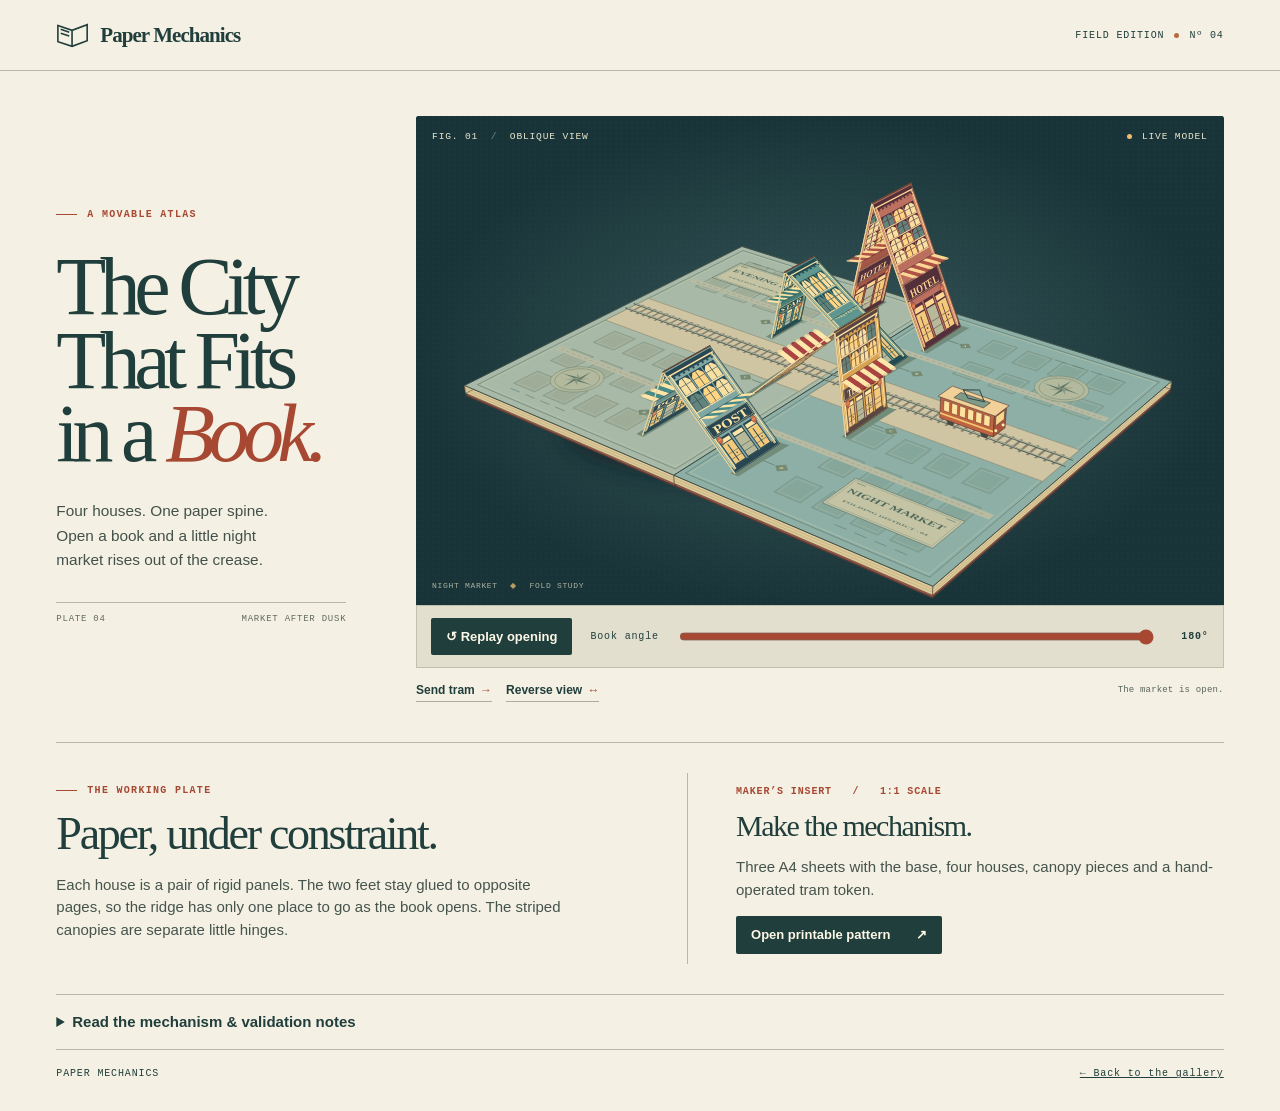
<file: paper-city/index.html>
<!doctype html>
<html lang="en"><head><meta charset="utf-8"><meta name="viewport" content="width=device-width,initial-scale=1"><meta name="theme-color" content="#102d30"><title>The City That Fits in a Book · Paper Mechanics</title><link rel="stylesheet" href="style.css"></head>
<body><header><a class="brand" href="../index.html" aria-label="Return to the gallery"><svg viewBox="0 0 36 27" width="34" height="27" aria-hidden="true"><path d="M2 3 17 8 33 2v17l-16 6L2 20z M17 8v17 M5 7l9 3 M5 11l9 3" fill="none" stroke="currentColor" stroke-width="1.7"/></svg>Paper Mechanics</a><span>FIELD EDITION <i></i> Nº 04</span></header>
<main><div class="hero"><div class="intro"><p class="eyebrow"><b></b>A MOVABLE ATLAS</p><h1>The City <br>That Fits <br>in a <em>Book.</em></h1><p class="dek">Four houses. One paper spine. Open a book and a little night market rises out of the crease.</p><div class="catalog"><span>Plate 04</span><span>Market after dusk</span></div></div>
<div class="exhibit"><div class="stage"><div class="plate-tag">FIG. 01 <span>/</span> OBLIQUE VIEW</div><div class="stage-label"><i></i> LIVE MODEL</div><svg id="scene" viewBox="0 0 900 545" role="img" aria-labelledby="scene-title scene-desc"><title id="scene-title">A folding paper night market</title><desc id="scene-desc">Four illustrated paper buildings rise along the spine of a turquoise book. An orange tram crosses two rails between the cinema and tea hall.</desc><defs><pattern id="grain" width="6" height="6" patternUnits="userSpaceOnUse"><circle cx="1" cy="1" r=".5" fill="#dedfc5" opacity=".1"/></pattern><radialGradient id="pool"><stop stop-color="#37585a"/><stop offset="1" stop-color="#193438"/></radialGradient><filter id="blur"><feGaussianBlur stdDeviation="11"/></filter></defs><rect width="900" height="545" fill="url(#pool)"/><rect width="900" height="545" fill="url(#grain)"/><g id="drawing"></g></svg><div class="stage-foot">NIGHT MARKET <span>◆</span> FOLD STUDY</div></div><div class="controls"><button id="play" type="button">↺ <span>Replay opening</span></button><label for="angle">Book angle</label><input id="angle" type="range" min="0" max="180" value="180" step="1"><output id="degrees" for="angle">180°</output></div><div class="secondary"><button id="tram">Send tram <span>→</span></button><button id="turn">Reverse view <span>↔</span></button><span id="status" role="status">The market is open.</span></div></div></div>
<section class="notes"><div><p class="eyebrow"><b></b>THE WORKING PLATE</p><h2>Paper, under constraint.</h2><p>Each house is a pair of rigid panels. The two feet stay glued to opposite pages, so the ridge has only one place to go as the book opens. The striped canopies are separate little hinges.</p></div><div class="packet"><span class="mono">MAKER’S INSERT &nbsp; / &nbsp; 1:1 SCALE</span><h3>Make the mechanism.</h3><p>Three A4 sheets with the base, four houses, canopy pieces and a hand-operated tram token.</p><a class="download" href="pattern.html">Open printable pattern <span>↗</span></a></div></section>
<details><summary>Read the mechanism &amp; validation notes</summary><p>The two roof lengths and the spread between the feet form a moving triangle. The ridge is the outer intersection of two circles centered at the feet. Closing the book stacks each house along its original flat crease. The canopy motion is illustrative: fold these tabs by hand in the printed version.</p><p>Tests sweep the book through 0–180°, checking panel lengths, page clearance of the main panels, closed alignment, separate house footprints and a reserved tram corridor. This is a zero-thickness model, not a physical build test or a tolerance study. Remove the tram and fold canopies flush before closing.</p></details><footer><span>PAPER MECHANICS</span><a href="../index.html">← Back to the gallery</a></footer></main><script src="model.js"></script><script src="scene.js"></script></body></html>
</file>
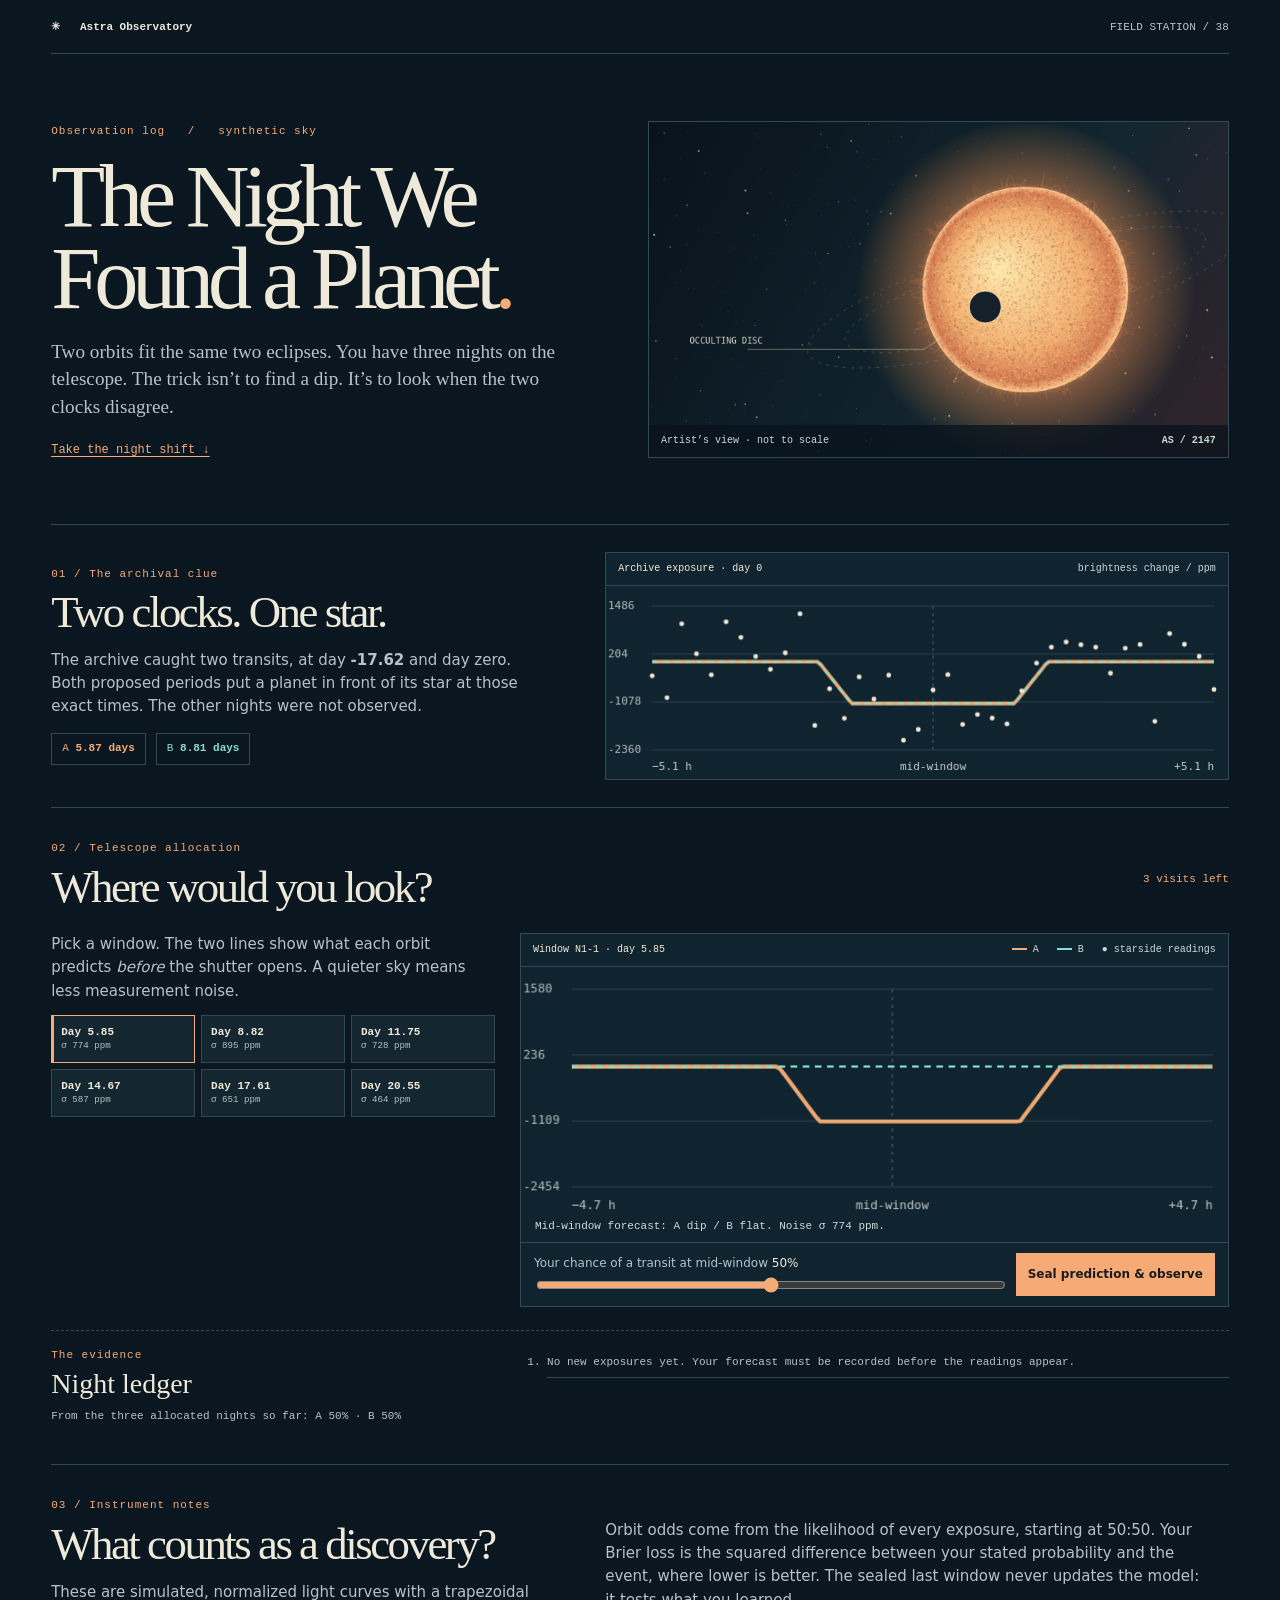
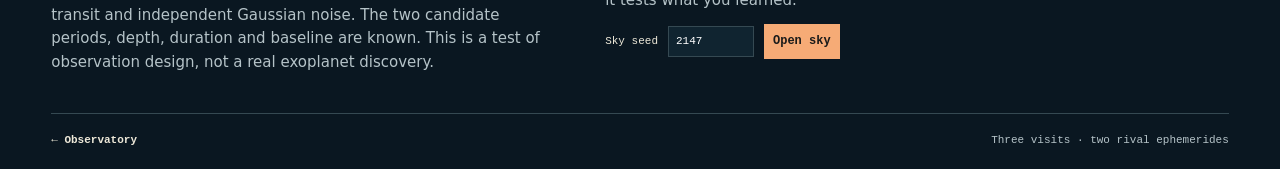
<file: planet/index.html>
<!doctype html><html lang="en"><head><meta charset="utf-8"><meta name="viewport" content="width=device-width,initial-scale=1"><meta name="theme-color" content="#09151e"><title>The Night We Found a Planet · Astra Observatory</title><link rel="stylesheet" href="style.css"></head><body>
<header><a href="../index.html">✳ &nbsp; Astra Observatory</a><span>FIELD STATION / 38</span></header><main><div class="hero"><div><span class="mark">Observation log &nbsp; / &nbsp; synthetic sky</span><h1>The Night We<br>Found a Planet<span>.</span></h1><p>Two orbits fit the same two eclipses. You have three nights on the telescope. The trick isn’t to find a dip. It’s to look when the two clocks disagree.</p><a href="#schedule" class="jump">Take the night shift ↓</a></div><figure><canvas id="star" width="760" height="440" aria-label="Illustration of a planet silhouetted against a star, not observing data."></canvas><figcaption><span>Artist’s view · not to scale</span><b id="star-id"></b></figcaption></figure></div>
<section id="archive"><div><div class="mark">01 / The archival clue</div><h2>Two clocks. One star.</h2><p>The archive caught two transits, at day <b id="historic-day"></b> and day zero. Both proposed periods put a planet in front of its star at those exact times. The other nights were not observed.</p><div class="candidates"><span class="a">A <strong id="pa"></strong></span><span class="b">B <strong id="pb"></strong></span></div></div><div><div class="chartcap"><span>Archive exposure · day 0</span><span>brightness change / ppm</span></div><canvas id="archive-plot" class="plot" width="620" height="192" aria-label="Original synthetic measurements with overlapping A and B predicted brightness curves."></canvas></div></section>
<section id="schedule"><div class="line"><div><span class="mark">02 / Telescope allocation</span><h2>Where would you look?</h2></div><strong id="remaining"></strong></div><div class="console"><div class="left"><p>Pick a window. The two lines show what each orbit predicts <em>before</em> the shutter opens. A quieter sky means less measurement noise.</p><div id="slots" role="group" aria-label="Available observation windows"></div></div><div class="scope"><div class="chartcap"><span id="window-name"></span><span><i class="dot a"></i> A &nbsp; <i class="dot b"></i> B &nbsp; ● starside readings</span></div><canvas id="night-plot" class="plot" width="640" height="228" aria-label="Predicted brightness during the selected night; measurements appear after recording."></canvas><div id="plot-readout"></div><div class="seal"><label for="forecast">Your chance of a transit at mid-window <output id="prob">50%</output></label><input id="forecast" type="range" min="0" max="100" step="1" value="50"><button id="observe">Seal prediction &amp; observe</button></div></div></div><div class="runlog"><div><div class="mark">The evidence</div><h3>Night ledger</h3><p id="posterior"></p></div><ol id="ledger"></ol></div><div id="verdict" hidden></div></section>
<section class="manual"><div><span class="mark">03 / Instrument notes</span><h2>What counts as a discovery?</h2><p>These are simulated, normalized light curves with a trapezoidal transit and independent Gaussian noise. The two candidate periods, depth, duration and baseline are known. This is a test of observation design, not a real exoplanet discovery.</p></div><div><p>Orbit odds come from the likelihood of every exposure, starting at 50:50. Your Brier loss is the squared difference between your stated probability and the event, where lower is better. The sealed last window never updates the model: it tests what you learned.</p><div class="seed"><label for="seed">Sky seed</label><input id="seed" value="2147" maxlength="9" inputmode="numeric"><button id="new">Open sky</button></div></div></section></main><footer><a href="../index.html">← Observatory</a><span>Three visits · two rival ephemerides</span></footer><p id="announce" class="sr" role="status"></p><script src="model.js"></script><script src="render.js"></script><script src="app.js"></script></body></html>
</file>
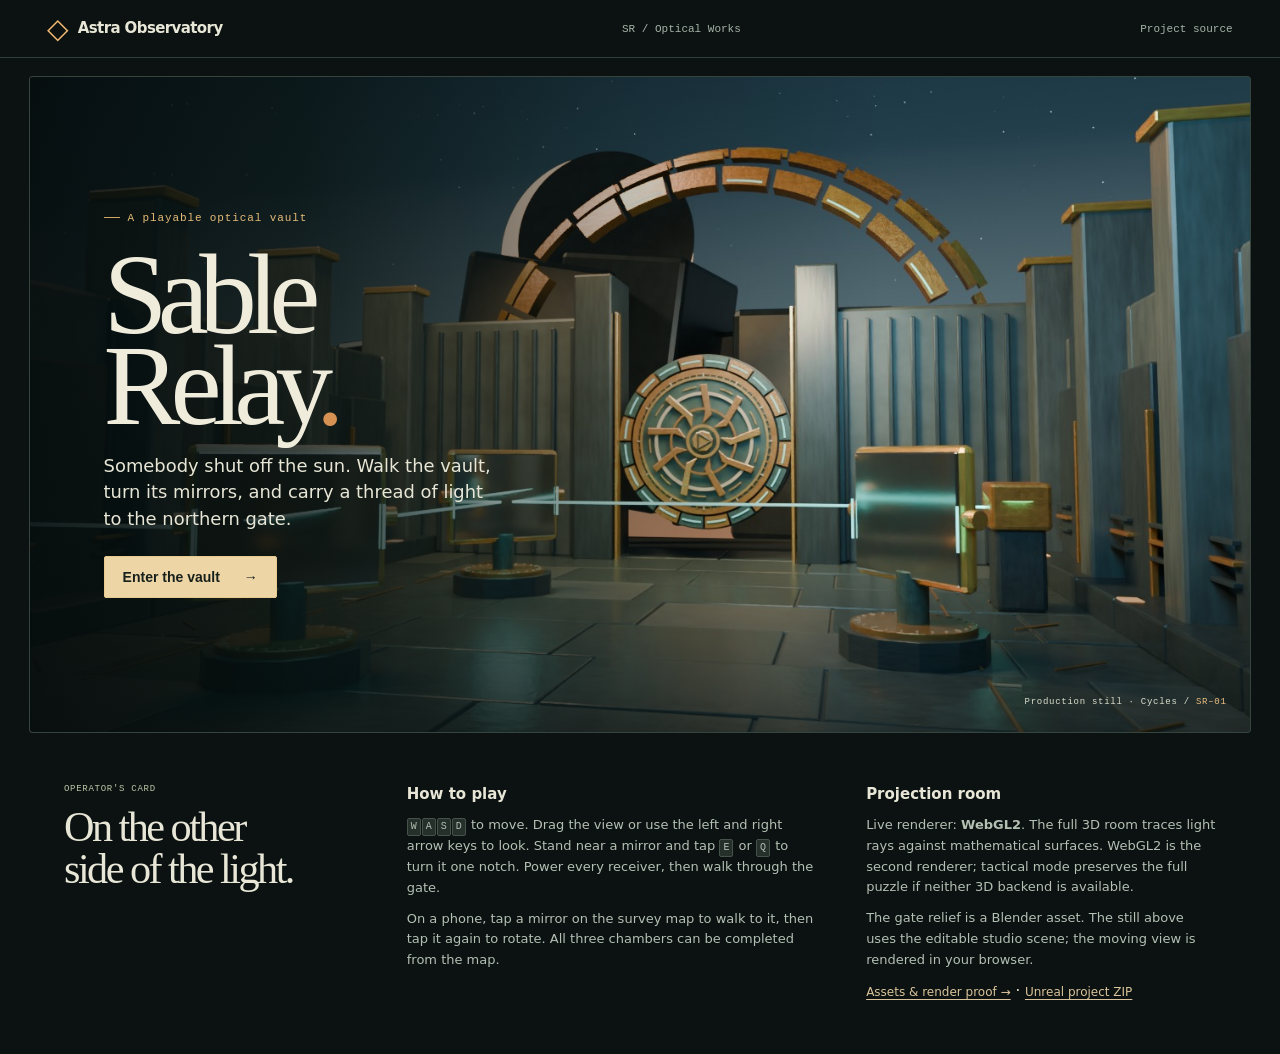
<file: sable/index.html>
<!doctype html><html lang="en"><head><meta charset="utf-8"><meta name="viewport" content="width=device-width, initial-scale=1, viewport-fit=cover"><meta name="theme-color" content="#0b1211"><title>Sable Relay | Astra Observatory</title><meta name="description" content="Explore a first-person optical vault. Aim its mirrors, carry light across three chambers, and find your way out."><link rel="stylesheet" href="game.css"></head><body>
<header class="mast"><a class="brand" href="../index.html" aria-label="Back to Astra Observatory"><span class="glyph" aria-hidden="true">◇</span><span>Astra Observatory</span></a><span class="mastid">SR / Optical Works</span><a class="origin" href="https://github.com/isiliconx/astra6.2/tree/main/sable" target="_blank" rel="noopener">Project source</a></header>
<main><section class="cab" aria-label="Sable Relay game"><div id="viewport" data-phase="intro"><canvas id="world" tabindex="0" aria-label="First-person chamber. Use W A S D to walk, arrows or dragging to look, E and Q to turn a nearby mirror."></canvas><span id="crosshair" aria-hidden="true"></span>
<div class="hud hud-left"><div class="small">Chamber</div><strong id="hud-stage">01 / 03 · First Light</strong></div><div class="hud hud-right"><div class="time"><span class="small">Relay</span> <strong id="hud-count">0 / 1</strong><span class="small">Time</span> <strong id="hud-clock">00:00</strong></div><div class="radar"><div class="maplabel">Survey map <span>N ↑</span></div><canvas id="map" tabindex="0" aria-label="Navigation map: tap a mirror to approach, tap again to turn."></canvas></div></div>
<div id="intro"><div class="poster"></div><div class="vignette"></div><div class="front-title"><span class="tag"><i></i> A playable optical vault</span><h1>Sable<br>Relay<span>.</span></h1><p>Somebody shut off the sun. Walk the vault, turn its mirrors, and carry a thread of light to the northern gate.</p><button class="primary" id="begin">Enter the vault <span aria-hidden="true">→</span></button></div><div class="plate">Production still · Cycles / <span>SR–01</span></div></div>
</div><div class="deck"><div class="deck-hint"><span class="small">Field radio</span><span id="hud-hint" aria-live="polite">Route light from the source to the receiver.</span></div><div class="buttons"><button id="rotate">Turn mirror</button><button id="advance">Walk to gate</button><button id="pause">Pause</button><button id="reset">Reset chamber</button></div></div>
<div id="touch" aria-label="Touch controls"><span>Move</span><button data-key="KeyW" aria-label="Move forward">↑</button><button data-key="KeyA" aria-label="Strafe left">←</button><button data-key="KeyS" aria-label="Move back">↓</button><button data-key="KeyD" aria-label="Strafe right">→</button><span>Look</span><button data-key="ArrowLeft" aria-label="Look left">↶</button><button data-key="ArrowRight" aria-label="Look right">↷</button></div>
</section><section class="manual"><div><span class="small">Operator's card</span><h2>On the other<br>side of the light.</h2></div><div><h3>How to play</h3><p><kbd>W</kbd><kbd>A</kbd><kbd>S</kbd><kbd>D</kbd> to move. Drag the view or use the left and right arrow keys to look. Stand near a mirror and tap <kbd>E</kbd> or <kbd>Q</kbd> to turn it one notch. Power every receiver, then walk through the gate.</p><p>On a phone, tap a mirror on the survey map to walk to it, then tap it again to rotate. All three chambers can be completed from the map.</p></div><div><h3>Projection room</h3><p>Live renderer: <strong id="hud-engine">Starting optics</strong>. The full 3D room traces light rays against mathematical surfaces. WebGL2 is the second renderer; tactical mode preserves the full puzzle if neither 3D backend is available.</p><p>The gate relief is a Blender asset. The still above uses the editable studio scene; the moving view is rendered in your browser.</p><a href="https://github.com/isiliconx/astra6.2/tree/main/sable" target="_blank" rel="noopener">Assets &amp; render proof →</a> · <a href="https://github.com/isiliconx/astra6.2/raw/main/sable/unreal/SableRelay-UE5-Source.zip">Unreal project ZIP</a></div></section></main>
<script src="renderer.js"></script><script src="game.js"></script></body></html>
</file>
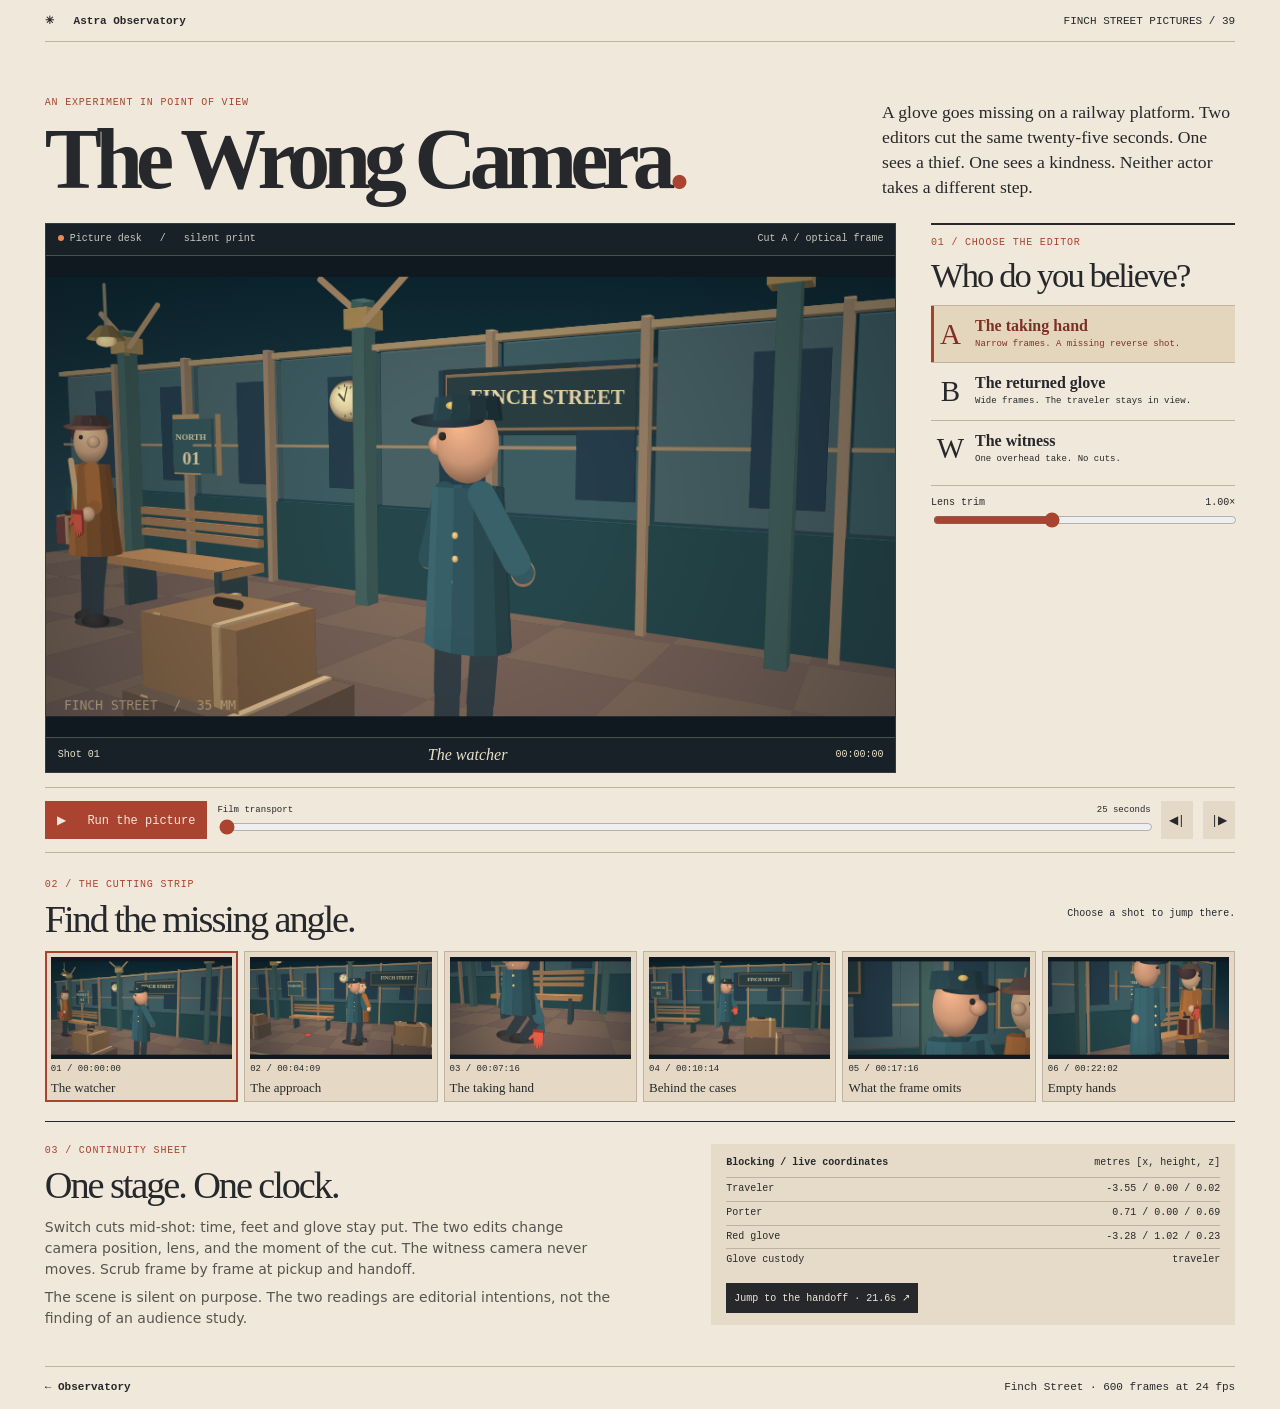
<file: wrong-camera/index.html>
<!doctype html><html lang="en"><head><meta charset="utf-8"><meta name="viewport" content="width=device-width,initial-scale=1"><meta name="theme-color" content="#efe7d8"><title>The Wrong Camera · Astra Observatory</title><link rel="stylesheet" href="style.css"></head><body><header><a href="../index.html">✳ &nbsp; Astra Observatory</a><span>FINCH STREET PICTURES / 39</span></header><main><section class="opener"><div><span class="stamp">An experiment in point of view</span><h1>The Wrong Camera<span>.</span></h1></div><p>A glove goes missing on a railway platform. Two editors cut the same twenty-five seconds. One sees a thief. One sees a kindness. Neither actor takes a different step.</p></section><section class="workbench"><div class="screen"><div class="monitor"><span><i></i> Picture desk &nbsp; / &nbsp; silent print</span><span id="format">Cut A · 35 mm</span></div><canvas id="film" width="900" height="510" aria-label="Animated wooden puppets act out one continuous scene on the Finch Street railway platform."></canvas><div class="slate"><span id="take">Shot 01</span><strong id="shot">The watcher</strong><time id="code">00:00:00</time></div></div><aside><div class="kicker">01 / Choose the editor</div><h2>Who do you believe?</h2><button class="edit" data-edit="suspicion" aria-pressed="true"><b>A</b><span><strong>The taking hand</strong><small>Narrow frames. A missing reverse shot.</small></span></button><button class="edit" data-edit="kindness" aria-pressed="false"><b>B</b><span><strong>The returned glove</strong><small>Wide frames. The traveler stays in view.</small></span></button><button class="edit" data-edit="witness" aria-pressed="false"><b>W</b><span><strong>The witness</strong><small>One overhead take. No cuts.</small></span></button><label class="lens" for="lens">Lens trim <output id="zoom">1.00×</output></label><input id="lens" type="range" min=".75" max="1.4" step=".025" value="1" aria-label="Lens magnification"></aside></section>
<div class="transport"><button id="play">▶ &nbsp; Run the picture</button><div class="track"><label for="scrub">Film transport <span id="duration">25 seconds</span></label><input type="range" id="scrub" min="0" max="25" step=".0416666667" value="0"></div><button class="step" id="prev" aria-label="Back one frame">◀|</button><button class="step" id="next" aria-label="Forward one frame">|▶</button></div>
<section class="strip"><div class="line"><div><div class="kicker">02 / The cutting strip</div><h2>Find the missing angle.</h2></div><span>Choose a shot to jump there.</span></div><div id="shots"></div></section>
<section class="notes"><div><div class="kicker">03 / Continuity sheet</div><h2>One stage. One clock.</h2><p>Switch cuts mid-shot: time, feet and glove stay put. The two edits change camera position, lens, and the moment of the cut. The witness camera never moves. Scrub frame by frame at pickup and handoff.</p><p>The scene is silent on purpose. The two readings are editorial intentions, not the finding of an audience study.</p></div><div class="continuity"><div><b>Blocking / live coordinates</b><span>metres [x, height, z]</span></div><dl id="facts"></dl><button id="reveal">Jump to the handoff · 21.6s ↗</button></div></section></main><footer><a href="../index.html">← Observatory</a><span>Finch Street · 600 frames at 24 fps</span></footer><p id="live" role="status" class="sr"></p><script src="scene.js"></script><script src="app.js"></script></body></html>
</file>
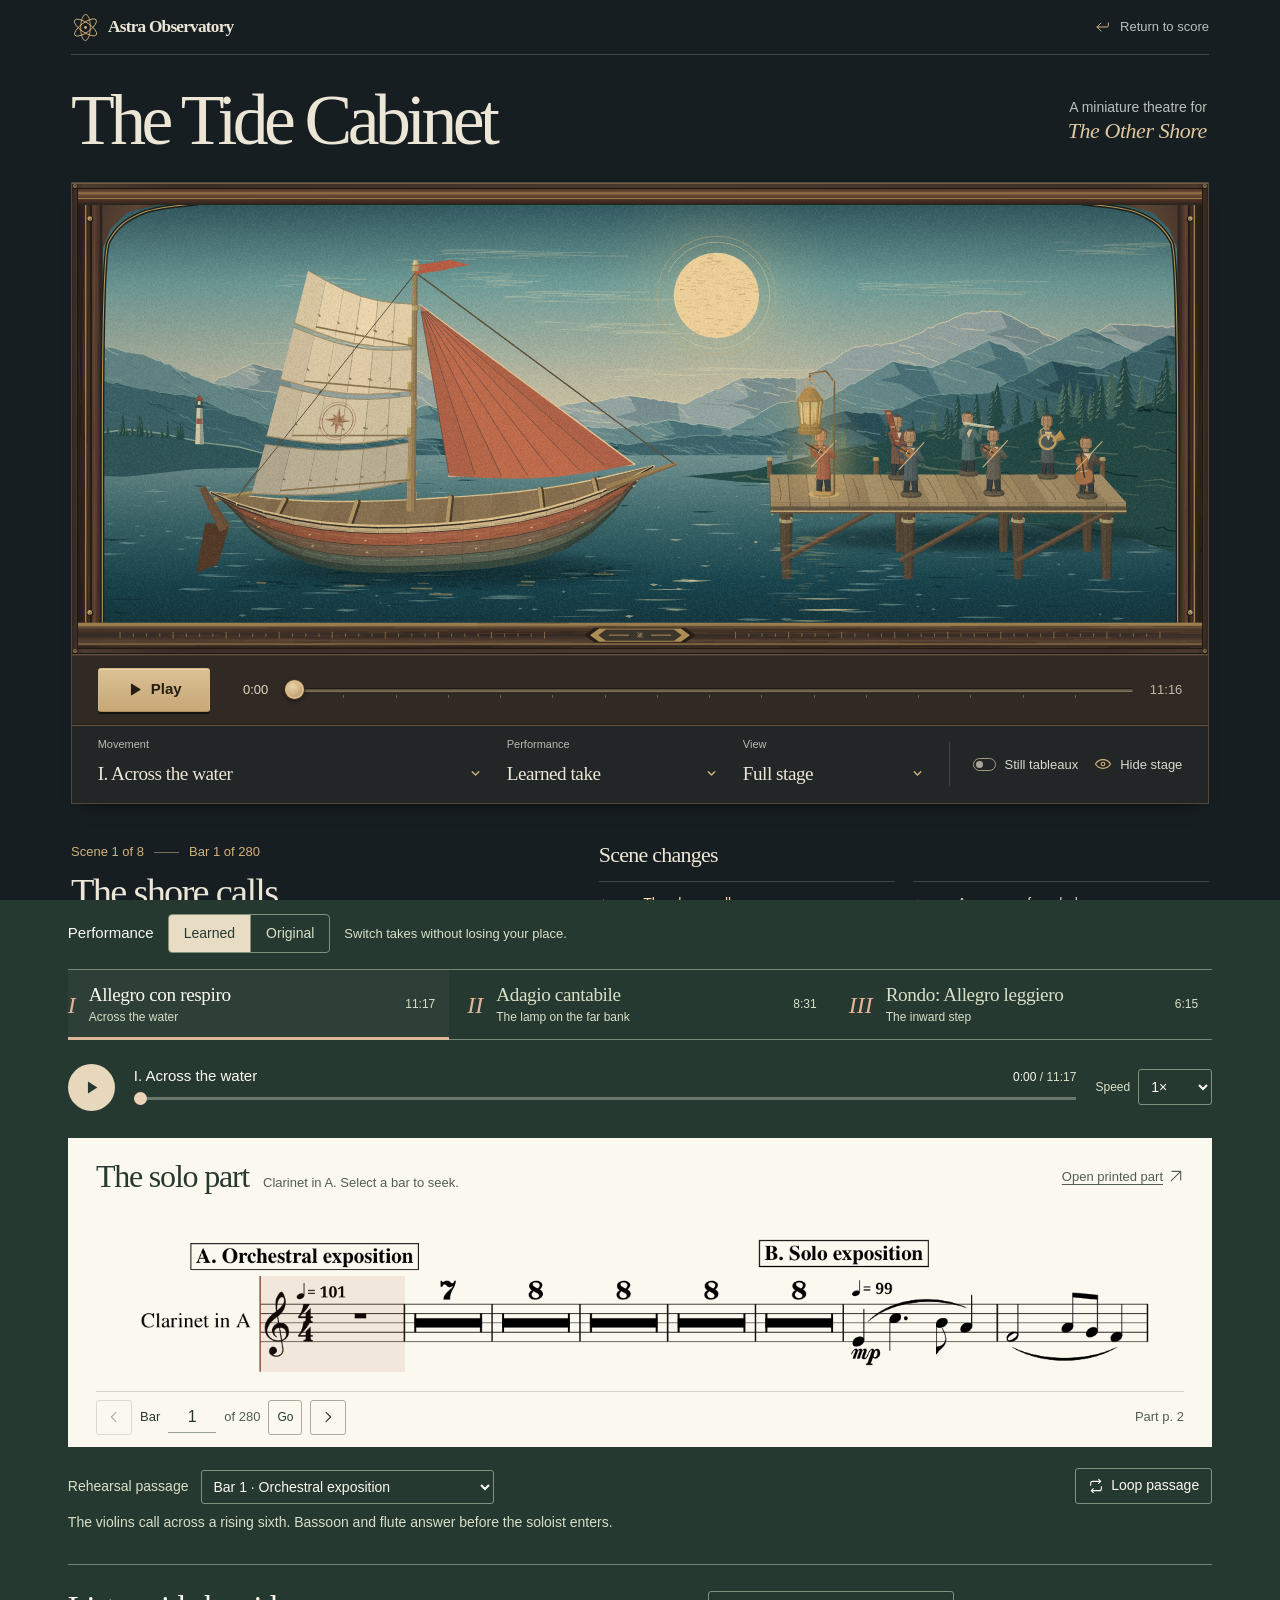
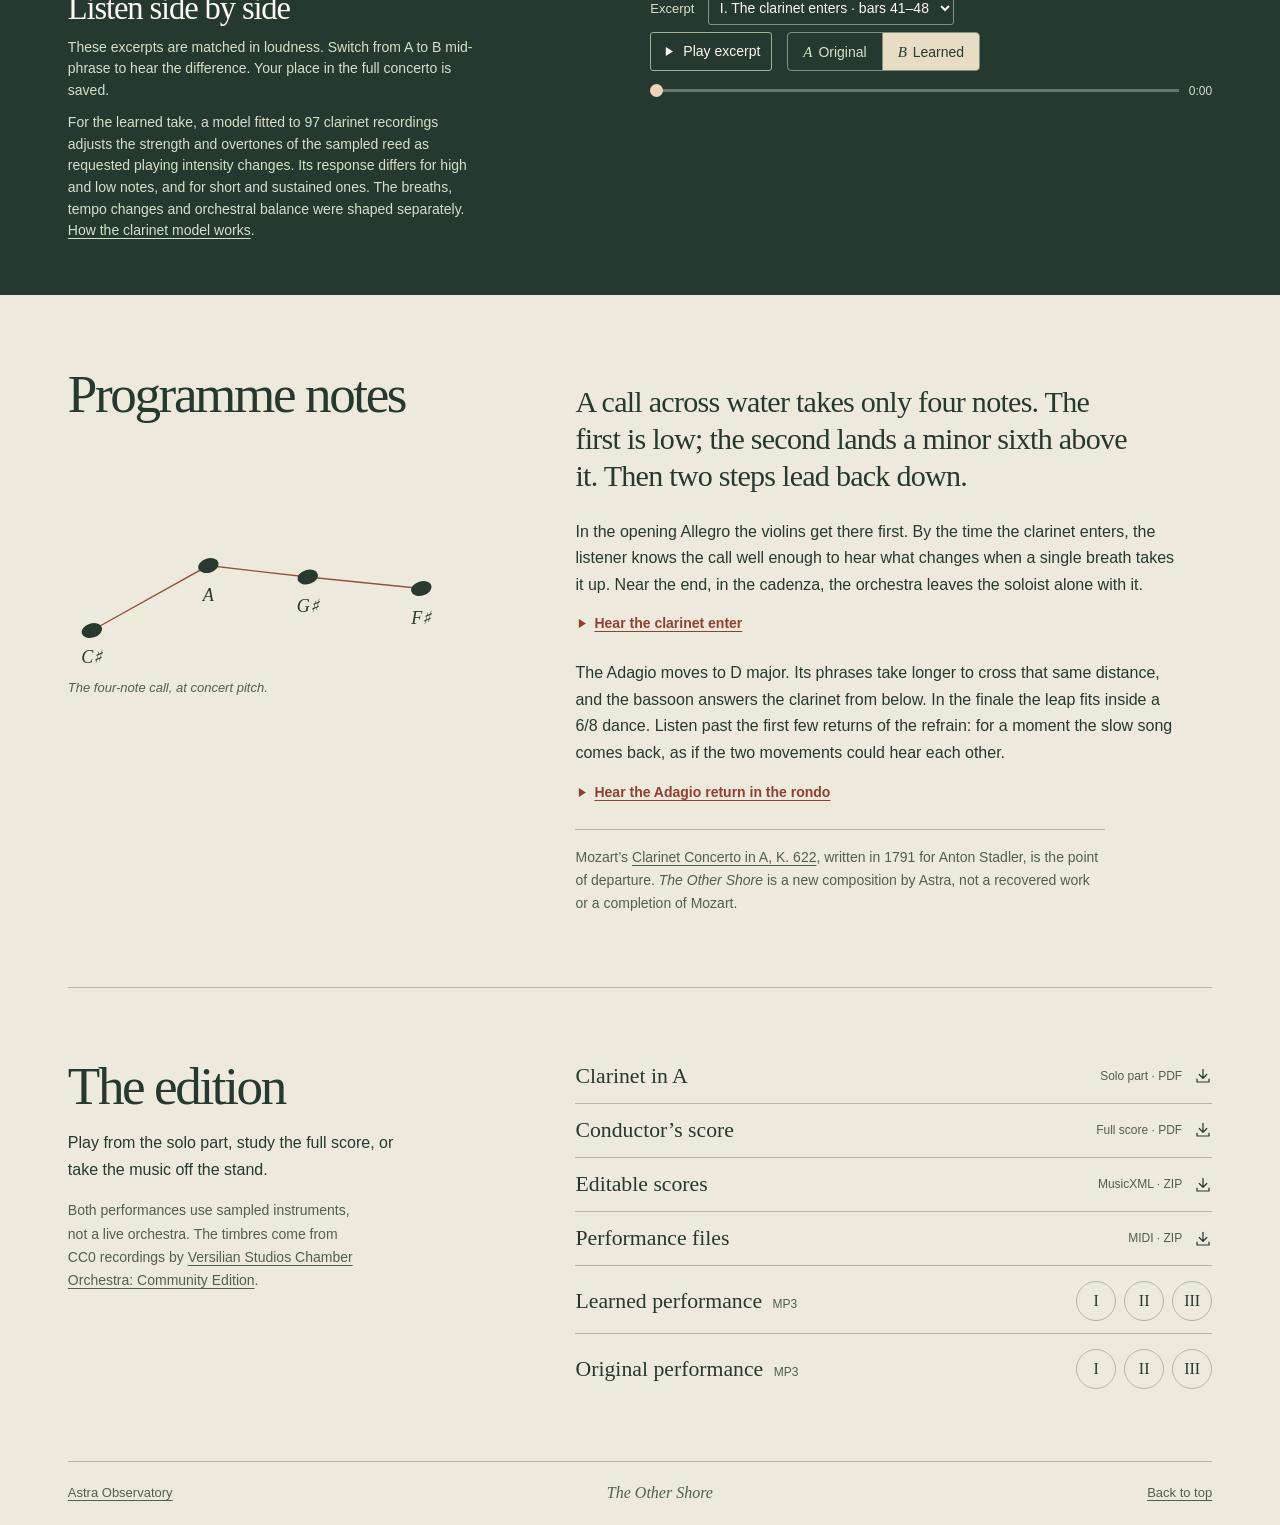
<file: concerto/cabinet/index.html>
<!doctype html>
<html lang="en" data-type="software">
<head>
  <meta charset="utf-8">
  <meta name="viewport" content="width=device-width, initial-scale=1">
  <meta name="theme-color" content="#161d20">
  <meta name="page-type" content="software">
  <meta name="site-kind" content="software">
  <meta name="description" content="The Tide Cabinet, a miniature musical theatre for The Other Shore, Astra’s clarinet concerto. Follow the skiff, its four sails and a light passed from player to player.">
  <title>The Tide Cabinet | The Other Shore | Astra Observatory</title>
  <link rel="icon" href="data:image/svg+xml,%3Csvg xmlns='http://www.w3.org/2000/svg' viewBox='0 0 48 48'%3E%3Crect width='48' height='48' rx='9' fill='%23161d20'/%3E%3Cpath d='M6 35 Q24 43 42 31 L34 38 Q20 43 11 39Z M23 8 L9 31 Q15 32 23 30Z M25 12 L36 27 25 30Z' fill='%23deb57c'/%3E%3C/svg%3E">
  <link rel="stylesheet" href="cabinet.css">
  <script defer src="score.js"></script>
  <script defer src="theatre.js"></script>
  <script defer src="cabinet.js"></script>
</head>
<body>
  <svg class="symbol-library" aria-hidden="true" xmlns="http://www.w3.org/2000/svg">
    <symbol id="icon-score" viewBox="0 0 24 24"><path d="m9 6-6 6 6 6M3 12h15a2 2 0 0 0 2-2V6"/></symbol>
    <symbol id="icon-play" viewBox="0 0 24 24"><path d="M7 4.4c0-.6.6-.9 1.1-.6l12 7.5a.8.8 0 0 1 0 1.4l-12 7.5c-.5.3-1.1 0-1.1-.6z" fill="currentColor" stroke="none"/></symbol>
    <symbol id="icon-pause" viewBox="0 0 24 24"><path fill="currentColor" stroke="none" d="M5.5 4.5h4.6v15H5.5zm8.4 0h4.6v15h-4.6z"/></symbol>
    <symbol id="icon-chevron" viewBox="0 0 16 16"><path d="m4.5 6.5 3.5 3.5 3.5-3.5"/></symbol>
    <symbol id="icon-eye" viewBox="0 0 24 24"><path d="M2 12S5.3 6.2 12 6.2 22 12 22 12s-3.3 5.8-10 5.8S2 12 2 12Z"/><circle cx="12" cy="12" r="2.4"/></symbol>
    <symbol id="icon-skiff" viewBox="0 0 48 36"><path d="M3 24q20 5 42-3l-7 8q-17 4-28 0zM23 21V4m-3 2L10 20l10-1m6-12 8 11-8 2M7 33q9-2 17-1t17-2"/></symbol>
    <symbol id="icon-sails" viewBox="0 0 48 36"><path d="M3 29h42M8 26V7l6 16-6 2m10 1V3l6 20-6 2m10 1V8l6 15-6 2m9 1V12l5 11-5 2"/></symbol>
    <symbol id="icon-lantern" viewBox="0 0 48 36"><path d="M17 11h14l-2 16H19zM15 11l9-5 9 5M18 28h12m-13 3h14M20 5V4a4 4 0 0 1 8 0v1M23 13l-1 11h5l-1-11m-11 4-4-1m22 1 4-1"/></symbol>
    <symbol id="icon-stage" viewBox="0 0 42 42"><g fill="none" stroke="currentColor" stroke-width="1.25"><ellipse cx="21" cy="21" rx="19" ry="7" transform="rotate(-36 21 21)"/><ellipse cx="21" cy="21" rx="19" ry="7" transform="rotate(34 21 21)"/><ellipse cx="21" cy="21" rx="19" ry="7" transform="rotate(91 21 21)"/></g><circle cx="21" cy="21" r="2" fill="currentColor" stroke="none"/></symbol>
  </svg>
  <a class="skip" href="#performance">Skip to the performance</a>
  <header class="mast page">
    <a class="house" href="../../index.html" target="_top"><svg width="29" height="29" aria-hidden="true"><use href="#icon-stage"/></svg><span>Astra Observatory</span></a>
    <a class="back" id="scoreBack" href="../index.html#listening" target="_top"><svg class="icon" aria-hidden="true"><use href="#icon-score"/></svg>Return to score</a>
  </header>
  <main class="page">
    <div class="marquee">
      <h1>The Tide Cabinet</h1>
      <p>A miniature theatre for <br><cite>The Other Shore</cite></p>
    </div>
    <section id="performance" class="cabinet" aria-label="The performance" tabindex="-1">
      <div class="bezel" id="stageWrap">
        <div class="stage-well">
          <canvas id="theatre" width="1500" height="630" role="img" aria-label="A miniature theatre on the water. A skiff carries the musical line; four sails trace its call and a lantern marks the leading player."></canvas>
        </div>
        <span class="screw tl" aria-hidden="true"></span><span class="screw tr" aria-hidden="true"></span>
        <span class="screw bl" aria-hidden="true"></span><span class="screw br" aria-hidden="true"></span>
      </div>
      <div class="console interactive">
        <button id="play" class="play" type="button" aria-pressed="false">
          <svg class="play-icon icon" aria-hidden="true"><use href="#icon-play"/></svg>
          <svg class="pause-icon icon" aria-hidden="true"><use href="#icon-pause"/></svg>
          <span id="playLabel">Play</span>
        </button>
        <div class="timeline">
          <span id="clock" class="clock" aria-hidden="true">0:00</span>
          <div class="guide"><input id="seek" type="range" min="0" max="100" value="0" step=".01" aria-label="Position in the movement"></div>
          <span id="end" class="clock" aria-hidden="true">11:23</span>
        </div>
      </div>
      <div class="registers interactive">
        <label class="register register-movement" for="movement">Movement
          <span class="select-wrap"><select id="movement"><option value="1">I. Across the water</option><option value="2">II. The lamp on the far bank</option><option value="3">III. The inward step</option></select><svg aria-hidden="true"><use href="#icon-chevron"/></svg></span>
        </label>
        <label class="register register-take" for="take">Performance
          <span class="select-wrap"><select id="take"><option value="learned">Learned take</option><option value="original">Original take</option></select><svg aria-hidden="true"><use href="#icon-chevron"/></svg></span>
        </label>
        <label class="register register-focus" for="focus">View
          <span class="select-wrap"><select id="focus"><option value="stage">Full stage</option><option value="skiff">Skiff</option><option value="lamp">Lantern</option></select><svg aria-hidden="true"><use href="#icon-chevron"/></svg></span>
        </label>
        <div class="toggles">
          <button id="motion" class="switch" type="button" aria-pressed="false" aria-controls="theatre"><span class="switch-led" aria-hidden="true"></span>Still tableaux</button>
          <button id="audioOnly" class="switch" type="button" aria-pressed="false" aria-controls="stageWrap"><svg class="icon" aria-hidden="true"><use href="#icon-eye"/></svg><span>Hide stage</span></button>
        </div>
      </div>
      <audio id="audio" preload="none" src="../audio/expressive-1.mp3" controls aria-label="The Other Shore, first movement"></audio>
      <p class="status" id="status" role="status"></p>
      <noscript>
        <style>
          .interactive,.program,.status{display:none!important}
          #audio{display:block!important;width:calc(100% - 32px);margin:16px}
        </style>
        <p class="without-js">The player above plays the first movement. Listen to <a href="../audio/expressive-2.mp3">movement II</a> or <a href="../audio/expressive-3.mp3">movement III</a>. The moving theatre needs JavaScript.</p>
      </noscript>
    </section>
    <section class="program interactive" aria-label="Scenes and stage notes">
      <div class="scene">
        <div class="cue-line"><span id="sceneIndex">Scene I</span><span aria-hidden="true"></span><span id="barRead">Bar 1</span></div>
        <h2 id="sceneTitle">Across the water</h2>
        <p id="sceneCopy">The strings call across the water before the clarinet answers.</p>
        <p id="speaker"></p>
        <div class="memory-hinge"><button id="memoryHinge" type="button"><svg class="icon" aria-hidden="true" viewBox="0 0 24 24"><path d="M4 6c6-3 10 2 10 6s2 6 6 4m-3-3 3 3-3 3M20 7c-3-2-5-1-7 2m-4 6c-1 2-3 3-5 2"/></svg><span>Find the Adagio memory</span></button><small>One phrase, two movements. Turn the hinge to switch between them on the same note.</small></div>
      </div>
      <div class="scene-list">
        <h2>Scene changes</h2>
        <div id="waypoints" role="group" aria-label="Jump to a scene"></div>
      </div>
    </section>
    <details class="legend">
      <summary><span>How to read the stage</span><svg class="icon" aria-hidden="true"><use href="#icon-chevron"/></svg></summary>
      <dl>
        <div><dt><svg aria-hidden="true"><use href="#icon-skiff"/></svg>The skiff</dt><dd>Follow the boat across the water. It carries the travelling musical line.</dd></div>
        <div><dt><svg aria-hidden="true"><use href="#icon-sails"/></svg>Four sails</dt><dd>Each sail stands for one of the four notes in the call.</dd></div>
        <div><dt><svg aria-hidden="true"><use href="#icon-lantern"/></svg>The lantern</dt><dd>The light passes between the player on the bank and the clarinet aboard the skiff.</dd></div>
      </dl>
    </details>
  </main>
  <footer class="footer page"><p>An original concerto by Astra. Both performances use sampled instruments.</p></footer>
</body>
</html>
</file>
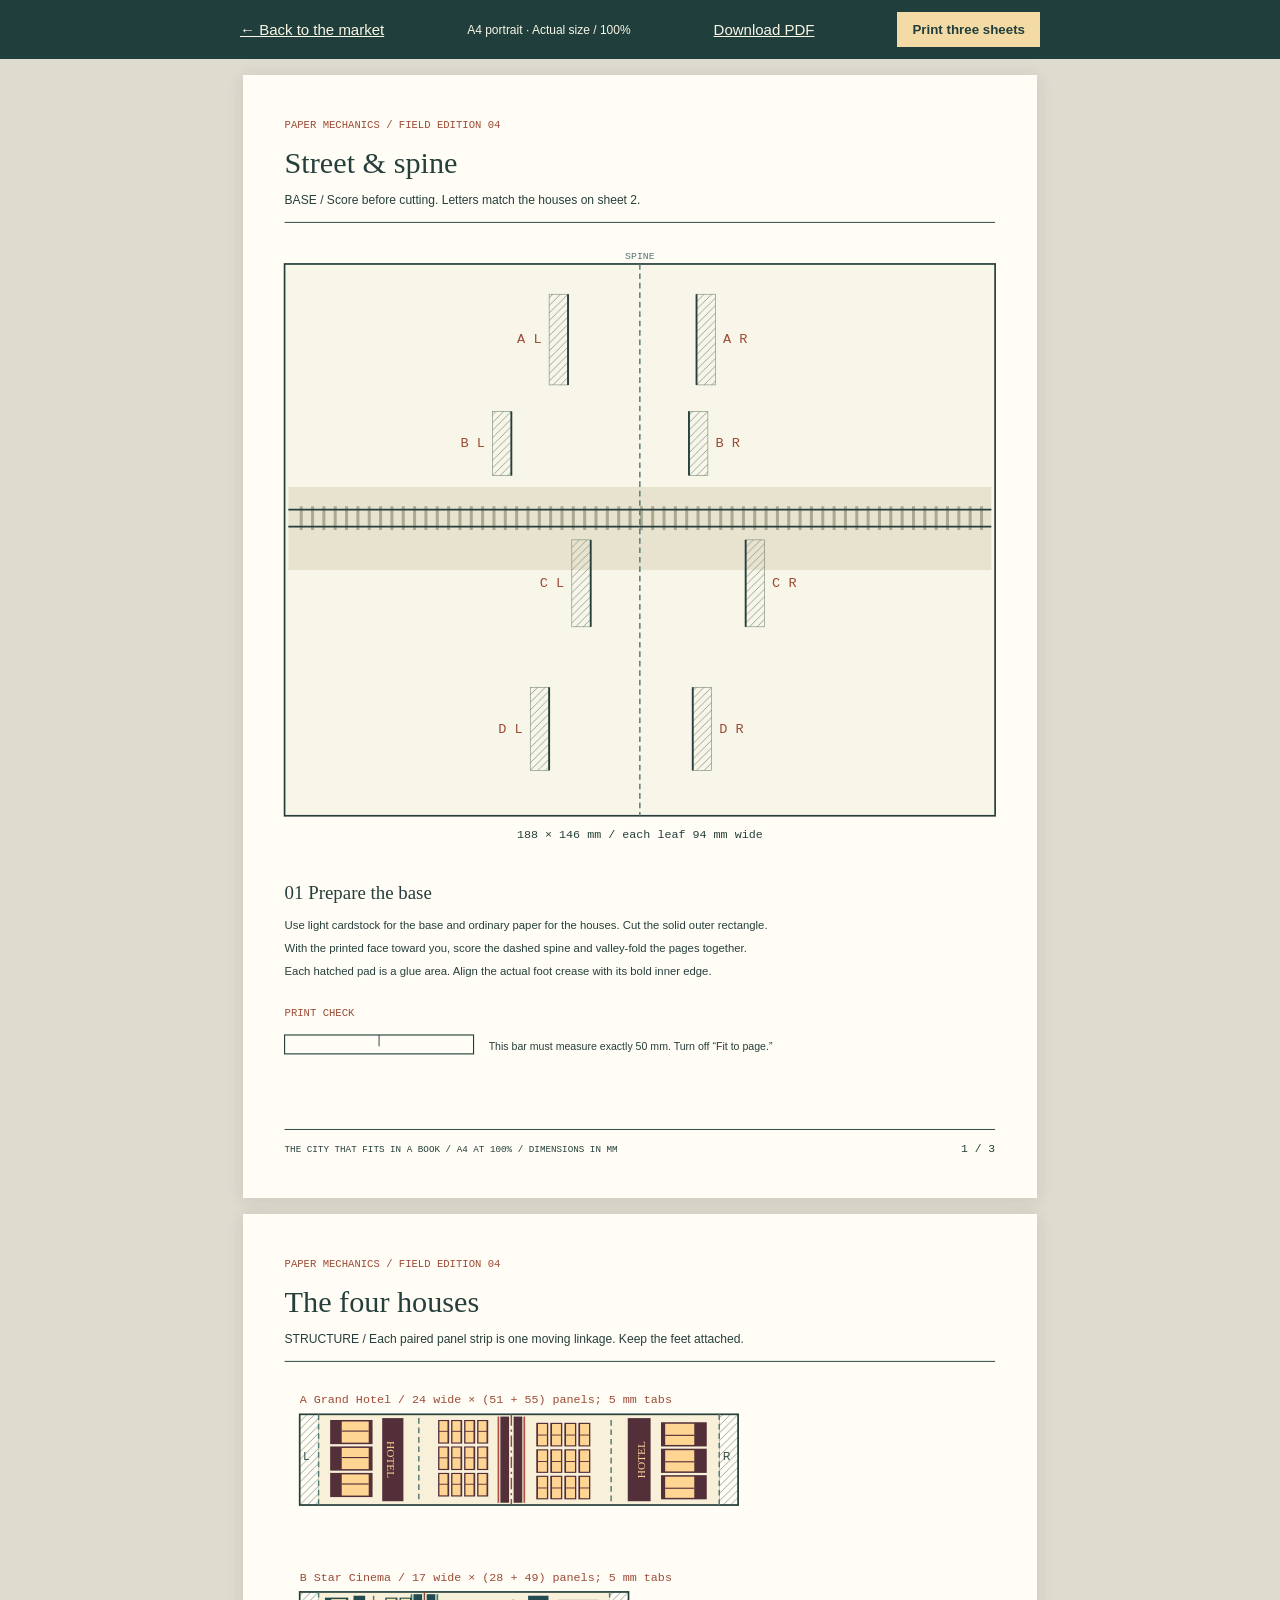
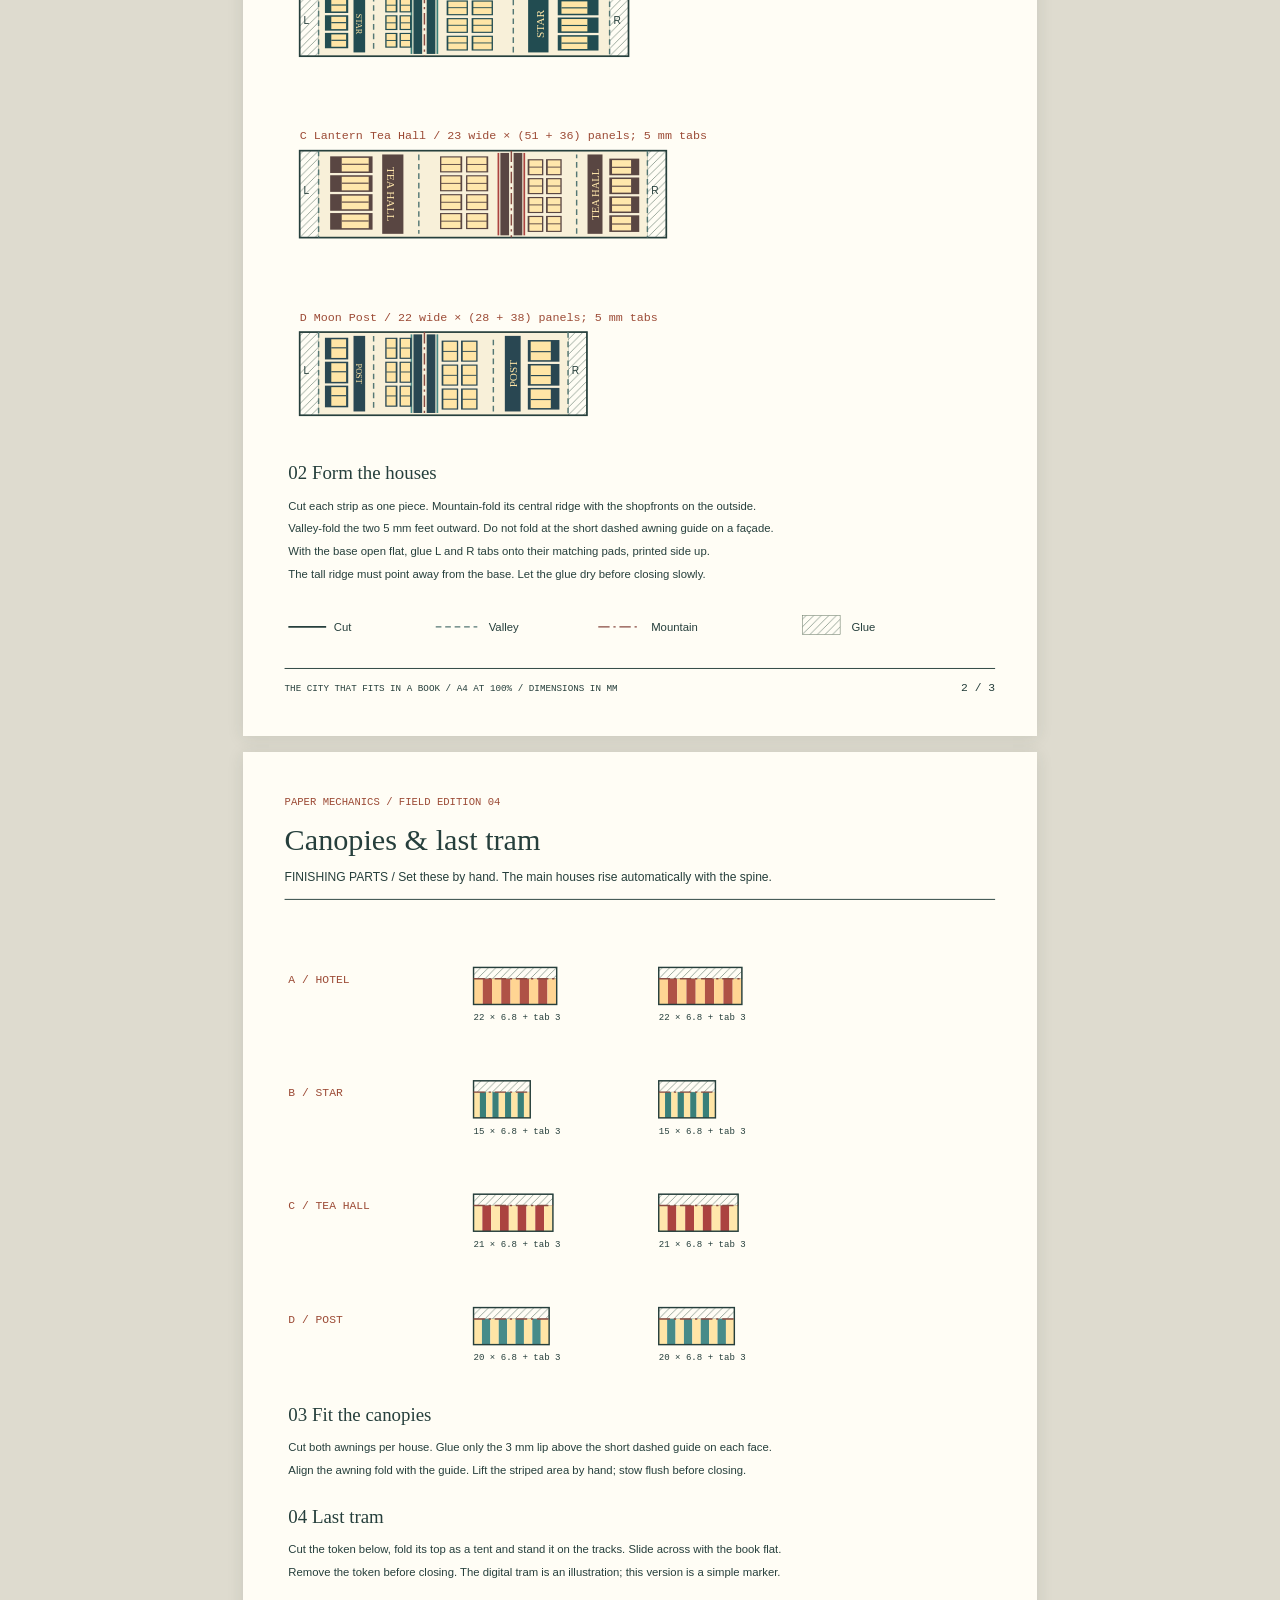
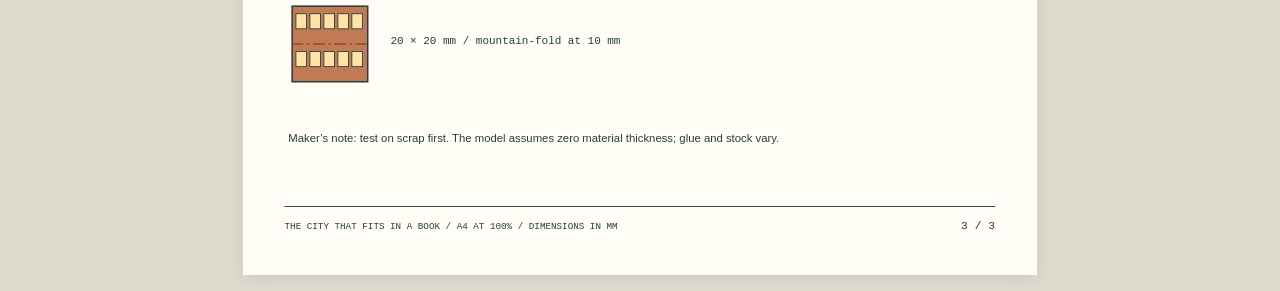
<file: paper-city/pattern.html>
<!doctype html><html lang="en"><head><meta charset="utf-8"><meta name="viewport" content="width=device-width,initial-scale=1"><title>Printable field pattern · Paper Mechanics</title><style>*{box-sizing:border-box}body{margin:0;background:#dedbcf;color:#22413c;font:15px Arial,sans-serif}nav{display:flex;flex-wrap:wrap;align-items:center;justify-content:space-between;gap:8px;position:sticky;top:0;padding:12px max(16px,calc((100vw - 800px)/2));background:#203e3b;color:#f9f6e5;z-index:2}nav a{color:inherit}button{background:#f4dba5;color:#203e3b;border:0;padding:10px 15px;cursor:pointer;font-weight:bold}article{width:min(210mm,100%);margin:16px auto;background:#fffdf5;box-shadow:0 2px 16px #243a321c}article svg{display:block;width:100%;height:auto}.optional{font-size:12px}@page{size:A4 portrait;margin:0}@media print{body{background:white}nav{display:none}article{width:210mm;height:297mm;box-shadow:none;margin:0;break-after:page;page-break-after:always;overflow:hidden}article:last-child{break-after:auto;page-break-after:auto}article svg{width:210mm;height:297mm}*{print-color-adjust:exact;-webkit-print-color-adjust:exact}}</style></head><body><nav><a href="index.html">← Back to the market</a><span class="optional">A4 portrait · Actual size / 100%</span><a href="field-pattern.pdf" download>Download PDF</a><button onclick="window.print()">Print three sheets</button></nav><main id="sheets"></main><script src="model.js"></script><script src="pattern.js"></script></body></html>
</file>
<file: style.css>
:root{--ink:#182023;--paper:#f3f0e7;--muted:#596361;--line:#c7c7ba;--accent:#b83b1d;--dark:#101418;--mono:ui-monospace,'SFMono-Regular',Consolas,'Liberation Mono',monospace;--sans:'Helvetica Neue',Arial,sans-serif}*{box-sizing:border-box}html{scroll-behavior:smooth;scroll-padding-top:20px}body{margin:0;color:var(--ink);background:var(--paper);font-family:var(--sans);-webkit-font-smoothing:antialiased}a{color:inherit;text-underline-offset:.23em}button,input{font:inherit}button,a,input{touch-action:manipulation}button{cursor:pointer}button:focus-visible,a:focus-visible,input:focus-visible,canvas:focus-visible{outline:3px solid #de643f;outline-offset:3px}.shell{width:min(1376px,calc(100% - 9vw));margin:auto}header{border-bottom:1px solid var(--line)}.bar{height:76px;display:flex;align-items:center;justify-content:space-between}.wordmark{display:inline-flex;align-items:center;gap:10px;text-decoration:none;font-size:17px;font-weight:700;letter-spacing:-.055em}.wordmark svg{width:34px;height:34px;color:var(--accent);stroke-width:1.7}.wordmark b{font-weight:400;color:#a4a69b;margin:0 3px}.bar nav{display:flex;gap:28px;font-size:13px}.bar nav a{text-decoration:none}.bar nav a:hover,.notes a:hover{text-decoration:underline}.skip{position:absolute;top:-100px;left:10px}.skip:focus{z-index:5;top:8px;background:#fff;padding:12px}.hero{display:grid;grid-template-columns:minmax(0,.83fr) minmax(0,1.17fr);gap:4.4vw;align-items:center;padding:clamp(30px,4vw,66px) 0 clamp(38px,4.7vw,72px)}.edition,.folio,.plate-top,.cover small,.cardtag,.labtop,.labcat,.stagefoot,footer{font-family:var(--mono)}.edition{display:flex;gap:10px;align-items:center;margin:0 0 26px;color:#424b48;font-size:11px;letter-spacing:.012em}.led{width:7px;height:7px;display:inline-block;border-radius:100%;background:var(--accent)}.shortline{width:21px;border-top:1px solid #90988e}.hero h1{font:500 clamp(61px,7.4vw,120px)/.87 Georgia,'Times New Roman',serif;letter-spacing:-.085em;margin:0 0 25px}.period{color:var(--accent)}.dek{font-size:clamp(16px,1.4vw,22px);line-height:1.48;max-width:410px;color:#424d4b;margin:0 0 30px}.cta{background:var(--ink);color:var(--paper);text-decoration:none;font-size:13px;font-weight:600;padding:15px 20px;display:inline-flex;gap:24px;align-items:center;border-radius:3px}.cta:hover,.card:hover .arrow{background:var(--accent);color:white}.cta span{font-size:18px;line-height:1}.cover{position:relative;background:#0b0e13;aspect-ratio:1.58;overflow:hidden;margin:0;color:#f3f0e7;border-radius:4px;isolation:isolate}.cover img{position:absolute;width:100%;height:100%;object-fit:cover;inset:0}.plate-top,.cover figcaption{position:absolute;left:5%;right:5%;display:flex;justify-content:space-between;align-items:center}.plate-top{top:6%;font-size:10px;letter-spacing:.03em;color:#bdbbb4}.cover figcaption{bottom:6%;align-items:end;pointer-events:none}.cover small{font-size:9px;letter-spacing:.04em;color:#d0c7bc;display:block;margin-bottom:3px}.cover strong{font:400 clamp(20px,2.2vw,35px)/1 Georgia,serif;letter-spacing:-.045em}.cover button{background:#e9e7df;border:0;color:var(--ink);width:37px;height:37px;border-radius:50%;font-size:20px;pointer-events:auto}.cover button:hover{background:#ff8156}.cross{position:absolute;color:#9f9a89;font:13px var(--mono)}.c1{left:5%;top:46%}.c2{right:5%;top:46%}.collection{border-top:1px solid var(--ink);padding-top:28px}.collection-head{display:flex;align-items:end;justify-content:space-between;gap:14px}.folio{font-size:10px;letter-spacing:.12em;color:var(--accent);font-weight:700;margin-bottom:9px}.collection h2,.notes h2,.labhead h2{font:400 clamp(37px,4.4vw,68px)/1.05 Georgia,serif;letter-spacing:-.064em;margin:0}.collection h2{display:flex;align-items:flex-start;gap:8px}#total{font:500 13px var(--mono);color:var(--muted);padding-top:7px}.search{display:flex;align-items:center;gap:7px;border-bottom:1px solid #a3a69a;padding:8px 3px 8px 0;width:240px}.search svg{width:19px;flex:none}.search input{width:100%;min-width:0;background:transparent;border:0;color:var(--ink);font-size:14px}.search input::placeholder{color:#58635f}#filters{display:flex;align-items:center;gap:7px;flex-wrap:wrap;margin:24px 0}#filters button,.actions button,.pager button,#empty button{background:transparent;color:var(--ink);border:1px solid var(--line);border-radius:3px;padding:7px 12px;font-size:12px}#filters button[aria-pressed="true"]{background:var(--ink);border-color:var(--ink);color:white}#filters button:hover:not([aria-pressed="true"]){border-color:var(--ink)}#items{display:grid;grid-template-columns:repeat(3,minmax(0,1fr));gap:32px 22px}.card{border:none;background:transparent;padding:0;text-decoration:none;display:block;text-align:left}.thumb{aspect-ratio:1.64;width:100%;display:block;background:#151a1b;object-fit:cover;border-radius:3px}.card-info{display:flex;align-items:start;justify-content:space-between;gap:10px;padding-top:13px}.cardtag{font-size:10px;letter-spacing:.02em;color:#65706a}.card h3{font:500 clamp(22px,2.2vw,35px)/1.1 Georgia,serif;letter-spacing:-.045em;margin:5px 0}.card p{font-size:14px;line-height:1.45;color:#4d5954;margin:0;max-width:52ch}.arrow{border:1px solid var(--line);border-radius:50%;height:30px;width:30px;display:grid;place-items:center;flex:none;font-size:15px;line-height:1}.notes{margin:64px 0;display:grid;grid-template-columns:.9fr 1.1fr;gap:40px;border-top:1px solid var(--ink);padding-top:32px}.notes h2{font-size:clamp(37px,4vw,60px)}.notes p{margin:0 0 12px;max-width:60ch;font-size:16px;line-height:1.6}.notes a{font-size:13px;font-weight:600}.note-divider{color:#888;margin:0 8px}.notes b{font-weight:600}footer{font-size:11px;background:var(--ink);color:#dddcd1;padding:22px 0}footer>.shell{display:flex;justify-content:space-between;gap:10px;align-items:center}footer a{text-decoration:none}#empty{padding:35px 0 60px}#empty h3{font:36px Georgia,serif}
dialog{width:min(1040px,calc(100% - 32px));max-width:none;max-height:min(94dvh,1200px);margin:auto;padding:0;color:var(--ink);border:0;background:var(--paper);box-shadow:0 18px 100px #0008;border-radius:5px;overscroll-behavior:contain}dialog::backdrop{background:#121616c9}.labwrap{padding:20px clamp(16px,3vw,38px) 22px}.labtop,.pager,.actions{display:flex;justify-content:space-between;align-items:center;gap:8px}.labtop{font-size:11px;padding-bottom:12px;border-bottom:1px solid var(--line)}#close{border:0;background:transparent;color:var(--ink);display:flex;gap:8px;align-items:center;font-size:12px}#close b{font-weight:400;font-size:22px}.labhead{padding:23px 0 15px}.labhead h2{font-size:clamp(32px,4vw,57px)}.labhead .folio{margin-top:0}.labhead p:last-child{margin:8px 0 0;line-height:1.45;color:var(--muted);max-width:70ch}.stage{background:#11191b;border-radius:3px;overflow:hidden;color:#e8e9df}.stage canvas{width:100%;aspect-ratio:1.85;max-height:53vh;display:block;touch-action:none}.stagefoot{font-size:10px;line-height:1.5;border-top:1px solid #ffffff20;padding:8px 12px;background:#1c2525}.actions{justify-content:flex-start;margin:10px 0 18px}.actions button:hover,.pager button:hover{background:var(--ink);color:white}#pstatus{font-size:11px;color:#395349}.settings{display:grid;grid-template-columns:1fr 1fr;gap:32px;border-top:1px solid var(--line);padding:15px 0}.method p{line-height:1.5;font-size:13px;margin:0;color:var(--muted)}.method .folio{margin-bottom:5px}.knob{display:block;margin:1px 0 12px}.knob span{display:flex;justify-content:space-between;font-size:12px;font-weight:600}.knob output{font-family:var(--mono);color:var(--accent)}.knob input{width:100%;accent-color:var(--accent);margin:6px 0 0}.pager{border-top:1px solid var(--line);padding-top:12px}.pager button{border:0;padding-inline:0}.pager button:hover{background:transparent;color:var(--accent)}
@media(min-width:1500px){.shell{width:min(1376px,92%)}.hero{gap:56px}}
@media(max-width:850px){.hero{grid-template-columns:.84fr 1.16fr;gap:3vw}.hero h1{font-size:7.9vw}.dek{font-size:15px}.edition{margin-bottom:17px;font-size:9px}.hero .cta{padding:12px 14px}.cover{aspect-ratio:1.25}#items{gap:25px 16px}.card p{font-size:13px}}
@media(max-width:650px){.shell{width:calc(100% - 32px)}.bar{height:57px}.wordmark{font-size:15px;gap:5px}.wordmark svg{width:28px;height:28px}.bar nav{gap:11px;font-size:11px}.bar nav a:nth-child(2){display:none}.hero{grid-template-columns:1fr;padding:28px 0 26px;gap:22px}.hero h1{font-size:clamp(62px,13vw,85px);margin-bottom:15px}.hero h1 br{display:none}.hero h1 br:after{content:' '}.dek{max-width:43ch;line-height:1.4;margin:0 0 16px}.intro .edition{margin-bottom:14px}.cover{aspect-ratio:1.62}.collection{padding-top:22px}.collection-head{display:block}.search{margin-top:16px;width:100%}#filters{margin:13px 0;gap:5px}#filters button{padding:7px 9px}#items{grid-template-columns:repeat(2,minmax(0,1fr));gap:22px 11px}.card-info{padding-top:7px}.card h3{font-size:23px}.card p{font-size:12px}.card .arrow{display:none}.cardtag{font-size:9px}.notes{grid-template-columns:1fr;gap:16px;margin:36px 0}.notes p{font-size:14px}.settings{grid-template-columns:1fr;gap:6px}dialog{width:100%;max-height:100dvh;border-radius:0}.labwrap{padding:12px}.labhead{padding:15px 0 11px}.stage canvas{aspect-ratio:1.52}footer{font-size:9px}.labhead p:last-child{font-size:14px}.hero h1{font-size:clamp(52px,14.5vw,84px)}.hero h1 br{display:block}}
@media(prefers-reduced-motion:reduce){html{scroll-behavior:auto}}

.extmark{vertical-align:-.07em;display:inline-block}.cover button{display:grid;place-items:center}.cover button .extmark{height:16px;width:16px}

.cover-link{display:block;height:100%;width:100%;color:inherit;text-decoration:none}.sable-feature img{object-position:58% 50%}.sable-feature .cover-link:after{content:"";position:absolute;inset:0;background:linear-gradient(0deg,#07100ef0 0%,transparent 34%,transparent 77%,#07100e9c 100%);z-index:0;pointer-events:none}.sable-feature figcaption,.sable-feature .plate-top{z-index:1}.sable-feature .plate-top{color:#fff9e7}.sable-feature .play-mark{height:39px;width:39px;border-radius:50%;display:grid;place-items:center;background:#e8d4a5;color:#16211f;font-size:13px}.sable-feature:hover .play-mark{background:#fff}.cover-link:focus-visible{outline-offset:-4px}

.orchestra-feature img{object-position:50% 50%}.orchestra-feature .cover-link:after{background:linear-gradient(0deg,#1d1119f5 0%,#25161f82 18%,transparent 40%,transparent 76%,#21131b9a 100%)}.orchestra-feature figcaption strong{font-size:clamp(24px,3.3vw,54px);line-height:1.03}.orchestra-feature .plate-top{color:#f8e4c5}

.paper-feature .cover-link:after{background:linear-gradient(0deg,#0b2428f5 0%,#12252988 22%,transparent 44%,transparent 80%,#0a2023a5 100%)}.paper-feature img{object-position:center 44%}.paper-feature figcaption strong{font-size:clamp(25px,3.1vw,53px);line-height:1.05}.paper-feature .play-mark{font-size:20px}#new-works{display:grid;grid-template-columns:1fr 1.05fr;gap:clamp(20px,7vw,110px);border-top:1px solid var(--ink);padding:26px 0 24px}.edition-index h2{font:400 clamp(32px,4.2vw,64px)/1 Georgia,serif;letter-spacing:-.06em;margin:6px 0 9px}.edition-index p{margin:0;color:var(--muted);max-width:43ch}.edition-links{display:grid;grid-template-columns:1fr;align-items:start}.edition-links a{display:grid;grid-template-columns:23px 1fr auto;border-top:1px solid var(--line);align-items:baseline;gap:9px;padding:5px 5px 5px 0;text-decoration:none}.edition-links a span{font:17px Georgia,serif}.edition-links a i,.edition-links a b{font:11px var(--mono);color:var(--accent)}.edition-links a:hover span{text-decoration:underline;text-underline-offset:3px}@media(max-width:650px){#new-works{grid-template-columns:1fr;gap:13px;padding:18px 0 16px}.edition-index p{font-size:13px}.edition-links a span{font-size:15px}}

.cover.shore-feature{background:#1a251d}.cover.shore-feature .plate-top{color:#253224}.cover.shore-feature .plate-top span{background:#eee9cbeb;border-color:#34433470}.cover.shore-feature figcaption{background:linear-gradient(transparent,#15201de6);color:#fff8e1}.cover.shore-feature img{object-position:50% 50%}
@media(max-width:680px){header nav a[href="#new-works"]{display:none}}
</file>
<file: alphabet/style.css>
:root{color-scheme:dark;--ink:#191d1a;--paper:#e8e4d8;--brass:#d8b687;--muted:#a8aba1;--rule:#454940;font-family:"Trebuchet MS",Arial,sans-serif}*{box-sizing:border-box}body{margin:0;background:var(--ink);color:#f1eee3}button,input,a{font:inherit}button,a{touch-action:manipulation}button{cursor:pointer}button:focus-visible,a:focus-visible,canvas:focus-visible,summary:focus-visible,input:focus-visible{outline:3px solid #f79252;outline-offset:3px}header,main,footer{max-width:1480px;margin:auto;padding:0 clamp(18px,4.8vw,82px)}header{height:68px;border-bottom:1px solid var(--rule);display:flex;align-items:center;justify-content:space-between}header a{color:#caced0;text-decoration:none;font-size:13px}.mast{display:flex;gap:12px;align-items:center;font-family:Georgia,serif;font-size:23px}.mark{position:relative;width:27px;height:25px;display:inline-block}.mark i{position:absolute;width:26px;height:13px;border:1px solid var(--brass);transform:skewY(-19deg)}.mark i:nth-child(2){top:5px}.mark i:last-child{top:10px}.opening{display:flex;align-items:flex-end;justify-content:space-between;gap:20px;margin:34px 0 26px}.folio,.sheet-head,.stagebar,.plate,.stagefoot span,.paperfoot>span,.detail span,.printnote,footer,.blindtop,#trialform label{font-size:12px;letter-spacing:.035em}.folio{color:var(--brass);display:flex;gap:10px;align-items:center;margin:0 0 9px}.folio i,.plate i{width:25px;height:1px;background:currentColor}h1,h2,p{margin:0}h1,h2{font-family:Georgia,"Times New Roman",serif;font-weight:400}h1{font-size:clamp(45px,5.65vw,89px);letter-spacing:-.064em;line-height:1.03}h1 span{color:var(--brass)}.lead{color:#cecec5;line-height:1.55;font-size:14px;padding-bottom:4px}.workbench{display:grid;grid-template-columns:minmax(0,1fr) minmax(282px,31%);align-items:stretch}.stage{background:radial-gradient(ellipse at 48% 45%,#44483c 0,#30362e 45%,#242a24 78%);position:relative;overflow:hidden;isolation:isolate;min-height:490px}.stagebar{position:absolute;z-index:2;top:19px;left:22px;right:22px;display:flex;justify-content:space-between;color:#d2d2c2;pointer-events:none}.lamp{display:inline-block;background:#d4b887;width:7px;height:7px;border-radius:50%;margin-right:6px}.stage canvas{position:absolute;inset:0;width:100%;height:100%;cursor:grab;touch-action:none}.stage canvas:active{cursor:grabbing}.plate{color:#bcc0ae;display:flex;gap:8px;align-items:center;position:absolute;pointer-events:none;bottom:69px;left:23px;font-family:Georgia,serif;font-style:italic}.stagefoot{position:absolute;bottom:0;left:0;right:0;padding:12px 20px;display:flex;align-items:center;gap:10px;background:#20261fdf;border-top:1px solid #62665377}.stagefoot button{background:transparent;color:#eee9d9;border:1px solid #6a7063;border-radius:30px;padding:7px 12px;font-size:12px}.stagefoot button:hover,.stagefoot button[aria-pressed=true]{background:#555c48}.stagefoot span{margin-left:auto;color:#b6bbae}.workbench aside{background:var(--paper);color:#26281f;padding:20px clamp(15px,2.1vw,38px) 22px}.sheet-head{display:flex;justify-content:space-between;color:#5c5f52;border-bottom:1px solid #a5a79a;padding-bottom:12px}.workbench h2{margin:21px 0 7px;letter-spacing:-.055em;font-size:clamp(28px,2.7vw,42px)}.hint{font-size:13px;line-height:1.5;color:#57594d;margin-bottom:14px}.axis{position:relative;width:100%;height:67px;display:flex;align-items:center;text-align:left;gap:15px;border:0;border-top:1px solid #bcbeb0;background:transparent;color:inherit}.axis:last-child{border-bottom:1px solid #bcbeb0}.axis:hover,.axis[aria-pressed=true]{background:#d9d7c8}.axis canvas{width:47px;height:47px;flex:none}.axis strong,.axis small{display:block}.axis strong{font-family:Georgia,serif;font-weight:400;font-size:21px}.axis small{font-size:11px;color:#626454;margin-top:3px}.axis em{margin-left:auto;font-style:normal;font-size:16px;color:#57594d}.paperfoot{display:flex;justify-content:space-between;align-items:center;margin:17px 0 13px;gap:8px}.switch{display:flex;border:1px solid #a7a995;border-radius:25px;padding:2px}.switch button{background:none;color:#4b4e40;border:0;padding:5px 10px;border-radius:25px;font-size:12px}.switch button[aria-pressed=true]{background:#394236;color:#fff}#compare{background:transparent;color:#30372e;border:0;border-bottom:1px solid #a5a699;width:100%;display:flex;justify-content:space-between;padding:6px 0;font-size:13px}#comparison{padding-top:9px}.legend,#diffnote{font-size:11px;line-height:1.4}.legend i,.legend b{display:inline-block;height:7px;width:7px;background:#334532;margin-right:3px}.legend b{background:#b13d22;margin-left:7px}#difference{width:100%;height:100px}.ledger{display:grid;grid-template-columns:1fr 1fr;gap:9%;padding:34px 0 27px;border-bottom:1px solid var(--rule)}.ledger h2{font-size:36px;letter-spacing:-.045em}.ledger p:not(.folio){color:#bec1b4;font-size:14px;line-height:1.6;margin-top:8px;max-width:56ch}.detail{display:flex;justify-content:space-between;gap:12px;border-bottom:1px solid var(--rule);padding:6px 0}.detail span{color:var(--muted)}.detail strong{font-size:13px;font-weight:500}.ledger button,.blind button,dialog button{border:0;border-radius:3px;padding:9px 14px;background:var(--brass);color:#25291f;font-size:13px}.ledger button{margin-top:13px;display:flex;align-items:center;gap:23px}.ledger small{font-size:10px}.ledger .printnote{font-size:11px!important}.blind{padding:19px 0;color:#c8cabc;font-size:13px}.blind summary{cursor:pointer;width:fit-content}.blind p{max-width:64ch;line-height:1.5;margin:12px 0}.blindtop{display:flex;align-items:center;justify-content:space-between;border-bottom:1px solid #949686;padding-bottom:8px}dialog{background:var(--paper);color:#283025;border:0;border-radius:3px;max-width:440px;width:calc(100vw - 42px);padding:22px}dialog::backdrop{background:#101410f0}dialog h2{margin-top:20px;font-size:30px}#trialimg{width:100%;height:190px;margin:12px 0}#trialform label{display:block}#trialform input{display:block;width:100%;margin:7px 0 12px;border:1px solid #888d7c;background:#fffdf3;color:#25291f;padding:9px}#trialresults p{line-height:1.5;margin:6px 0}footer{border-top:1px solid var(--rule);padding-top:16px;padding-bottom:20px;color:#a5aa9c;display:flex;justify-content:space-between}button:hover{text-decoration:underline}[hidden]{display:none!important}@media(min-width:1450px){.stage{min-height:570px}}@media(max-width:960px){.lead{font-size:12px}.workbench{grid-template-columns:minmax(0,1fr) 284px}.stage{min-height:455px}.opening{align-items:start}.lead{display:none}}@media(max-width:690px){header{height:52px}.opening{margin:23px 0 16px}h1{font-size:clamp(39px,8vw,58px)}.workbench{grid-template-columns:1fr}.stage{min-height:clamp(330px,87vw,460px)}.workbench aside{padding:17px}.workbench h2{margin:14px 0 5px}.axis{height:58px}.ledger{grid-template-columns:1fr;gap:15px;padding:24px 0}.stagebar,.stagefoot{font-size:11px}.stagebar{left:15px;right:15px;top:13px}.plate{left:15px;bottom:58px}.stagefoot{padding:8px 12px}.stagefoot span{font-size:10px}footer span{font-size:10px}.lead{display:none}}@media(prefers-reduced-motion:reduce){*{scroll-behavior:auto!important}}
</file>
<file: concerto/room.css>
:root{--paper:#edeadd;--sheet:#fbf9ef;--ink:#27382e;--quiet:#525e50;--rust:#90402f;--line:#b4b5a3;--night:#263930;--pale:#d8dfc8;--serif:"Iowan Old Style","Palatino Linotype","Book Antiqua",Palatino,"URW Palladio L",Georgia,serif;--ui:"Helvetica Neue",Arial,Helvetica,sans-serif;--page:1460px;--edge:clamp(20px,5.3vw,92px);color:var(--ink);background:var(--paper);font-family:var(--ui);font-synthesis:style;scroll-behavior:smooth}
*{box-sizing:border-box}
html,body{margin:0;min-width:0}body{background:var(--paper);font-size:16px;line-height:1.5}
:where(section){scroll-margin-top:18px}img{display:block;max-width:100%}a{color:inherit;text-underline-offset:.21em;text-decoration-thickness:1px}a:hover{text-decoration-thickness:2px}button,select,input{font:inherit;color:inherit}button,select{cursor:pointer}button:disabled{opacity:.38;cursor:not-allowed}button{background:none;border:0}button,a,input,select{touch-action:manipulation}input,select{accent-color:var(--rust)}:focus-visible{outline:3px solid #ad523d;outline-offset:4px}.desk :focus-visible{outline-color:#efac89}.score-paper :focus-visible{outline-color:var(--rust)}::selection{color:var(--sheet);background:#804431}
.wrapper{max-width:var(--page);margin-inline:auto;padding-inline:var(--edge)}
.symbols{position:absolute;width:0;height:0;pointer-events:none;overflow:hidden}svg{display:block}.skip{position:fixed;top:.6rem;left:.6rem;z-index:5;transform:translateY(-170%);background:var(--sheet);padding:.65rem 1rem}.skip:focus{transform:none}
.mast{height:72px;display:flex;justify-content:space-between;align-items:center;gap:20px;position:relative}.mast:after{content:"";height:1px;background:var(--line);position:absolute;left:var(--edge);right:var(--edge);bottom:0}.house{display:inline-flex;align-items:center;gap:9px;text-decoration:none;font-family:var(--serif);font-size:21px;letter-spacing:-.03em;font-weight:bold}.house svg{width:32px;height:32px}.mast nav{display:flex;align-items:center;gap:clamp(15px,2.5vw,40px)}.mast nav a{font-size:14px;text-decoration:none;padding:10px 0}.mast nav a:hover,.house:hover{text-decoration:underline}
.cover{display:grid;grid-template-columns:minmax(0,.78fr) minmax(0,1.22fr);align-items:center;gap:clamp(25px,4.7vw,88px);padding-block:clamp(48px,5vw,80px) clamp(48px,5.6vw,90px)}
.cover h1,.desk h2,.notes h2,.edition h2,.score-paper h3{font-family:var(--serif);font-weight:400;letter-spacing:-.045em;margin:0}
.cover h1{font-size:clamp(75px,7vw,112px);line-height:.88;letter-spacing:-.057em}.cover h1 span{color:var(--rust)}
.subtitle{font-family:var(--serif);font-style:italic;font-size:clamp(23px,2.25vw,34px);line-height:1.12;letter-spacing:-.022em;color:var(--rust);margin:clamp(17px,1.7vw,27px) 0}
.credit{line-height:1.55;margin:0;font-size:clamp(14px,1.1vw,17px);color:var(--quiet)}.credit b{color:var(--ink);font-weight:600}.hero-play{display:inline-flex;gap:13px;align-items:center;margin-top:clamp(22px,2.5vw,42px);text-decoration:none}.hero-disc,.disc{display:grid;place-items:center;border-radius:50%;background:var(--rust);color:var(--sheet);width:54px;height:54px;flex:0 0 auto}.hero-play:hover .hero-disc,.disc:hover{background:#783427}.hero-play strong{display:block;font-size:16px;line-height:1.45;font-weight:600}.hero-play small{display:block;color:var(--quiet);font-size:13px;font-variant-numeric:tabular-nums}.hero-disc svg,.disc svg{width:20px;height:20px}.frontispiece{margin:0;align-self:center}.frontispiece img{width:100%;height:auto;outline:1px solid #31423455;outline-offset:-1px}.frontispiece figcaption{display:flex;justify-content:space-between;gap:10px;align-items:baseline;font-size:12px;color:var(--quiet);margin-top:10px;line-height:1.4}.frontispiece figcaption i{font-family:var(--serif);font-size:16px;margin-left:8px;color:var(--ink)}
.desk{color:var(--sheet);background:var(--night);scroll-margin-top:0}.desk-inner{padding-block:clamp(36px,4.15vw,68px)}.desk h2,.notes h2,.edition h2{font-size:clamp(39px,4vw,64px);line-height:1.05}
.desk-head{display:flex;align-items:baseline;justify-content:space-between;gap:20px}.desk-head>p{margin:0;color:var(--pale);font-size:14px}
.track-list{display:grid;grid-template-columns:repeat(3,minmax(0,1fr));margin-top:24px;border-bottom:1px solid #788879;border-top:1px solid #788879}
.track-list>a,.track-list>button{display:grid;align-items:center;text-align:left;grid-template-columns:auto minmax(0,1fr) auto;column-gap:13px;position:relative;color:var(--pale);padding:14px 14px 14px 0;text-decoration:none;line-height:1.22;min-height:67px}.track-list>button+button,.track-list>a+a{padding-left:18px}.track-list>button[aria-current="true"]{color:var(--sheet);background:#ffffff08}.track-list>button[aria-current="true"]:after{content:"";position:absolute;bottom:-1px;left:0;right:0;height:3px;background:#ddb797}.track-list button:hover{background:#ffffff0c}.track-list i{display:inline-block;font:italic 24px/1 var(--serif);color:#e4b59a;font-variant-numeric:lining-nums}.track-list .track-name{display:block;font:normal clamp(16px,1.5vw,22px)/1.16 var(--serif);letter-spacing:-.02em}.track-list .track-sub{display:block;color:var(--pale);margin-top:4px;font-size:12px}.track-list .track-time{font-size:12px;color:var(--pale);font-variant-numeric:tabular-nums}
#sound{width:100%;margin-top:18px}.transport{display:grid;grid-template-columns:auto minmax(0,1fr) auto;gap:19px;align-items:center;margin-block:24px 27px}.disc{width:47px;height:47px;background:#e6d7bd;color:var(--night)}.disc:hover{background:#fcf6e4}.disc svg{width:17px;height:17px}.timeline{min-width:0}.time-head{display:flex;justify-content:space-between;align-items:baseline;gap:12px;font-size:13px;color:var(--pale)}.time-head>span:first-child{font-size:15px;color:var(--sheet)}.time-head>span:last-child{font-size:12px;white-space:nowrap;font-variant-numeric:tabular-nums}.time-head b{color:var(--sheet);font-weight:500}
.scrubber{display:block;width:100%;height:23px;margin:0;padding:0;background:transparent;cursor:pointer;appearance:none;-webkit-appearance:none;border-radius:0}.scrubber::-webkit-slider-runnable-track{height:3px;background:linear-gradient(to right,#f0c9ac 0 var(--pos,0%),#67786b var(--pos,0%) 100%)}.scrubber::-moz-range-track{height:3px;background:#67786b}.scrubber::-moz-range-progress{height:3px;background:#f0c9ac}.scrubber::-webkit-slider-thumb{appearance:none;-webkit-appearance:none;margin-top:-5px;width:13px;height:13px;background:#edd3b9;border-radius:50%;border:0}.scrubber::-moz-range-thumb{width:13px;height:13px;background:#edd3b9;border-radius:50%;border:0}
.speed{display:flex;gap:8px;align-items:center;font-size:12px;color:var(--pale)}.speed select,.pass-select select{border:1px solid #82907e;border-radius:3px;background:var(--night);color:var(--sheet);padding:8px;font-size:14px;max-width:100%}
.score-paper{color:var(--ink);background:var(--sheet);padding:20px clamp(14px,2.2vw,32px) 12px}.score-head{display:flex;justify-content:space-between;align-items:center;gap:10px}.score-head>div{display:flex;align-items:baseline;gap:14px;flex-wrap:wrap}.score-paper h3{font-size:clamp(26px,2.5vw,37px);letter-spacing:-.038em;line-height:1.15}.paper-caption,.paper-link,.page-number,.bar-count{font-size:13px;color:var(--quiet)}.paper-link{display:inline-flex;align-items:center;gap:5px;white-space:nowrap}.paper-link svg,.cue-link svg,.step svg,.downloads svg,#loop svg{width:16px;height:16px;fill:none;stroke:currentColor;stroke-width:1.65;stroke-linecap:round;stroke-linejoin:round}
.score-stage{width:100%;margin:14px auto 5px;min-height:78px;position:relative;overflow:hidden;background:var(--sheet)}.score-stage svg{width:100%;height:auto;display:block}.score-stage image{mix-blend-mode:multiply}.score-stage p{margin:16px 0;font:italic 17px/1.5 var(--serif)}.score-stage .bar-hit{fill:transparent;stroke:transparent;stroke-width:0;pointer-events:fill;cursor:pointer}.score-stage .bar-hit:hover{fill:#a9503117}.score-stage .bar-hit.active{fill:#a453371c}.score-stage .bar-hit:focus{outline:none;stroke:var(--rust);stroke-width:2.25;vector-effect:non-scaling-stroke}.bar-edge{stroke:var(--rust);stroke-width:1.4;vector-effect:non-scaling-stroke;pointer-events:none}
.bar-tools{border-top:1px solid #d3d4c5;display:flex;align-items:center;justify-content:space-between;column-gap:10px;row-gap:5px;padding-top:8px}.bar-navigation,.bar-navigation form{display:flex;align-items:center;justify-content:center;gap:8px}.bar-navigation form,.bar-navigation input,.page-number{font-variant-numeric:tabular-nums}.step,.go{border:1px solid #a7ac9b;border-radius:3px;height:35px;display:grid;place-items:center;color:var(--ink)}.step{width:36px}.go{padding:0 8px;font-size:12px}.step:hover:not(:disabled),.go:hover{background:#dfdfce}.bar-navigation label{font-size:13px}.bar-navigation input{border:0;border-bottom:1px solid #9ba391;background:transparent;text-align:center;width:4ch;min-width:3rem;padding:3px 0;-moz-appearance:textfield;appearance:textfield;border-radius:0;font-size:16px}.bar-navigation input::-webkit-inner-spin-button{appearance:none}.page-number{margin:0;text-align:right}
.passage{display:flex;align-items:flex-end;justify-content:space-between;column-gap:18px;row-gap:8px;margin-top:21px}.pass-select{display:flex;align-items:center;gap:13px;min-width:0}.pass-select label,.chapter-note{color:var(--pale);font-size:14px}.pass-select select{min-width:220px;max-width:min(100%,450px);padding:7px}.chapter-note{margin:8px 0 0;max-width:82ch;line-height:1.45}.message:empty{display:none}.message{color:#f5c9b4;font-size:14px;margin:12px 0}
#loop{display:flex;gap:7px;align-items:center;justify-content:center;border:1px solid #82907e;color:var(--sheet);border-radius:3px;background:transparent;min-height:36px;padding:6px 12px;white-space:nowrap;font-size:14px}#loop[aria-pressed=true]{background:#dae2ca;color:var(--night)}#loop:hover{border-color:#eee8d6}
.notes,.edition{padding-block:clamp(48px,5.6vw,88px)}.note-opening,.notes-flow,.edition{display:grid;grid-template-columns:minmax(0,.8fr) minmax(0,1.2fr);gap:clamp(34px,6.5vw,112px)}.note-opening{align-items:baseline}.notes h2,.edition h2{font-size:clamp(38px,4.15vw,63px)}.note-opening p{margin:0;max-width:37ch;font:normal clamp(23px,2.35vw,34px)/1.23 var(--serif);letter-spacing:-.025em}.notes-flow{margin-top:24px}.motif{margin:0;align-self:start;padding:16px 0 10px}.motif svg{width:90%;max-width:420px}.motif figcaption{color:var(--quiet);margin-top:5px;font-size:13px;font-style:italic}.essay p,.edition-intro p{max-width:68ch;margin:0 0 15px;font-size:16px;line-height:1.66}.cue-link{display:inline-flex;align-items:center;gap:6px;color:var(--rust);font-weight:600;font-size:14px;padding:3px 0 2px;margin:-3px 0 24px;text-decoration:underline;text-underline-offset:.21em}.cue-link svg{width:13px;height:13px}.essay .reference-note,.edition-intro .recording-note{font-size:14px;color:var(--quiet)}.essay .reference-note{border-top:1px solid var(--line);padding-top:16px;margin:0}
.edition{border-top:0;position:relative}.edition:before,footer:before{content:"";position:absolute;top:0;left:var(--edge);right:var(--edge);height:1px;background:var(--line)}.edition-intro p{margin:16px 0;max-width:38ch}.edition-intro .recording-note{margin-bottom:0;font-size:14px}.downloads>a{display:grid;grid-template-columns:minmax(0,1fr) auto auto;align-items:center;gap:12px;padding:13px 0;border-bottom:1px solid var(--line);text-decoration:none;line-height:1.3}.downloads>a:first-child{padding-top:4px}.downloads>a span,.recordings>span{font:normal clamp(19px,1.7vw,26px)/1.25 var(--serif)}.downloads>a:hover span{text-decoration:underline}.downloads small{font:normal 12px/1.4 var(--ui);color:var(--quiet)}.downloads svg{width:18px;height:18px}.recordings{display:flex;align-items:center;gap:8px;padding-top:15px}.recordings>span{margin-right:auto}.recordings>span small{margin-left:5px}.recordings>a{font-family:var(--serif);border:1px solid var(--line);border-radius:50%;height:40px;width:40px;display:grid;place-items:center;text-decoration:none}.recordings>a:hover{background:var(--ink);color:var(--paper)}footer{position:relative;color:var(--quiet);display:flex;align-items:center;justify-content:space-between;gap:10px;padding-block:22px;font-size:13px}footer span{font:italic 16px var(--serif)}
[hidden]{display:none!important}
@media(max-width:1000px){.cover{grid-template-columns:minmax(0,.8fr) minmax(0,1.15fr);gap:28px}.cover h1{font-size:clamp(67px,8.1vw,84px)}.track-list>button,.track-list>a{column-gap:9px}.track-list>button+button,.track-list>a+a{padding-left:12px}.track-list .track-time{display:none}.desk-head{display:block}.desk-head>p{margin-top:7px}}
@media(max-width:720px){:root{--edge:clamp(18px,5vw,32px)}.mast{height:59px}.house{font-size:17px;gap:6px}.house svg{width:26px;height:26px}.mast nav{gap:15px}.mast nav a{font-size:13px}.cover{grid-template-columns:1fr;gap:21px;padding-top:32px;padding-bottom:30px}.cover-copy{display:grid;grid-template-columns:minmax(0,1fr) auto;column-gap:18px;align-items:end}.cover h1{font-size:clamp(65px,11.6vw,88px);grid-column:1 / -1}.subtitle{font-size:clamp(24px,4.6vw,29px);margin:15px 0 10px;grid-column:1 / -1}.subtitle br{display:none}.subtitle br:after{content:' '}.credit{font-size:13px;align-self:center}.hero-play{margin:0;gap:8px}.hero-disc{width:41px;height:41px}.hero-disc svg{width:16px;height:16px}.hero-play strong{font-size:14px}.hero-play small{font-size:12px}.frontispiece img{height:clamp(215px,51vw,352px);object-fit:cover;object-position:50% 55%}.frontispiece figcaption{margin-top:6px}.frontispiece figcaption i{font-size:14px}.desk-inner{padding-block:33px}.track-list{grid-template-columns:1fr;margin-top:18px}.track-list>button,.track-list>a,.track-list>button+button,.track-list>a+a{padding:9px 8px;min-height:48px;grid-template-columns:29px minmax(0,1fr) auto;gap:7px}.track-list>button+button,.track-list>a+a{border-top:1px solid #69786c}.track-list>button[aria-current="true"]:after{left:0;top:6px;bottom:6px;width:2px;height:auto}.track-list i{font-size:20px}.track-list .track-name{font-size:18px}.track-list .track-sub{display:inline;margin:0;font-size:12px}.track-list .track-time{display:block}.transport{gap:11px;margin:18px 0}.speed{font-size:0;display:block}.speed select{font-size:13px;padding:7px 3px}.time-head>span:first-child{font-size:13px}.time-head>span:last-child{font-size:11px}.disc{width:41px;height:41px}.score-paper{padding:15px 12px 10px}.score-head>div{display:block}.paper-caption{font-size:12px}.paper-link{font-size:12px}.bar-count,.page-number{font-size:12px}.step{width:32px}.bar-navigation,.bar-navigation form{gap:5px}.pass-select{display:block;flex:1}.pass-select label{display:block;margin-bottom:4px;font-size:12px}.pass-select select{width:100%;min-width:0}.chapter-note{font-size:13px}.passage{gap:9px}.note-opening,.notes-flow,.edition{display:block}.note-opening p{margin-top:15px}.notes-flow{margin-top:12px}.motif{width:min(100%,360px);padding:8px 0 19px}.motif svg{width:100%}.edition-intro p{max-width:70ch}.downloads{margin-top:27px}.notes,.edition{padding-block:40px}footer{font-size:12px}}
@media(max-width:450px){.cover-copy{grid-template-columns:minmax(0,1fr)}.cover h1{font-size:clamp(63px,16.2vw,74px)}.subtitle{margin:14px 0 10px;font-size:24px}.credit br{display:none}.credit br:after{content:' '}.cover-copy .hero-play{justify-self:start;margin-top:15px}.hero-play>span:last-child{display:flex;align-items:baseline;gap:9px}.mast nav{gap:12px}.mast nav a{font-size:12px}.frontispiece img{height:clamp(194px,57vw,260px)}.score-head{align-items:flex-start}.time-head>span:first-child{max-width:55%;overflow:hidden;text-overflow:ellipsis;white-space:nowrap}.paper-link{font-size:11px}.paper-link svg{width:13px}.passage{align-items:flex-end}#loop{font-size:12px;padding:5px 7px}.bar-count{display:none}.paper-caption{font-size:11px}.bar-tools{margin-top:6px}.step{width:32px}.downloads>a{gap:8px}.downloads small{font-size:11px}footer span{display:none}}
@media(prefers-reduced-motion:reduce){:root{scroll-behavior:auto}*{transition:none!important;animation:none!important}}
@media print{body,.desk{background:white;color:#15251c}.mast nav,.hero-play,.desk,.downloads,.cue-link,.skip,footer a:last-child{display:none!important}.cover h1{font-size:60pt}.cover{display:grid;grid-template-columns:1fr 1fr}.frontispiece img{height:auto}.edition,.notes{break-inside:avoid}.wrapper{padding:12px 0}.notes-flow,.note-opening,.edition{display:block}.motif{width:220px}}
/* Performance choices stay separate from the engraved edition. */
.take-panel{display:flex;align-items:center;gap:14px;flex-wrap:wrap;margin-top:24px}.take-label{font-size:15px}.take-note,.excerpt-label,.excerpt-position span{font-size:13px;color:var(--pale)}.switcher{display:inline-flex;align-items:stretch;border:1px solid #82907e;border-radius:4px;overflow:hidden}.switcher button{font:normal 14px/1.2 var(--ui);color:var(--pale);padding:9px 15px;min-height:37px}.switcher button+button{border-left:1px solid #82907e}.switcher button[aria-pressed="true"]{color:var(--night);background:#e8ddc4}.switcher button:hover:not([aria-pressed="true"]){background:#ffffff14}.switcher button:focus-visible{outline-offset:-3px;outline-color:#f4ad84}.switcher button[aria-pressed="true"]:focus-visible{outline-color:var(--rust)}.take-panel+.track-list{margin-top:16px}
.comparison{display:grid;grid-template-columns:minmax(0,.9fr) minmax(0,1fr);align-items:start;gap:clamp(24px,6vw,100px);border-top:1px solid #738273;margin-top:32px;padding-top:26px}.compare-copy h3{font:400 clamp(28px,2.55vw,39px)/1.1 var(--serif);letter-spacing:-.035em;margin:0}.compare-copy p{margin:10px 0 0;font-size:14px;line-height:1.55;color:var(--pale);max-width:52ch}.compare-controls{min-width:0}.excerpt-label{display:inline-block;margin:0 9px 8px 0}.compare-controls select{max-width:100%;padding:7px;background:var(--night);color:var(--sheet);border:1px solid #82907e;border-radius:3px;font-size:14px}.compare-actions{display:flex;align-items:center;flex-wrap:wrap;gap:10px 15px;margin-top:6px}.excerpt-play{display:inline-flex;align-items:center;justify-content:center;gap:8px;font-size:14px;min-width:114px;min-height:39px;color:var(--sheet);border:1px solid #a7ae97;border-radius:3px;padding:7px 11px}.excerpt-play:hover{background:#ffffff14}.excerpt-play svg{width:13px;height:13px}.compare-actions .switcher i{font-family:var(--serif);font-size:15px;margin-right:2px}.excerpt-position{display:flex;align-items:center;gap:10px;margin-top:8px}.excerpt-position span{font-size:12px;font-variant-numeric:tabular-nums;white-space:nowrap}.excerpt-status{margin:5px 0 0;color:#f5c9b4;font-size:13px}.excerpt-status:empty{display:none}.downloads .recordings+.recordings{margin-top:12px;border-top:1px solid var(--line)}
@media(max-width:720px){.comparison{grid-template-columns:1fr;gap:15px}.take-panel{gap:7px 12px}.take-note{font-size:12px}.compare-actions{justify-content:flex-start}.comparison{padding-top:20px;margin-top:24px}.excerpt-label{font-size:13px}.compare-controls select{font-size:14px}.switcher button{min-height:39px}.compare-copy p{margin-top:6px}}
@media(max-width:450px){.take-note{flex:1 0 100%}.compare-actions{gap:7px}.compare-actions .switcher button{padding-inline:9px}.excerpt-play{min-width:103px;padding-inline:8px}.downloads .recordings>span{font-size:18px}.downloads .recordings>span small{display:block;margin:2px 0 0}}
@media print{.comparison,.take-panel{display:none!important}}

.tide-invite{display:flex;align-items:center;gap:16px;padding:13px 18px;margin:4px 0 18px;border:1px solid #909581;background:#e2e5d6;color:#293e32;text-decoration:none;border-radius:3px}
.tide-invite>svg{width:56px;height:43px;flex:0 0 auto}.tide-invite>span{display:grid;gap:3px}.tide-invite strong{font:600 21px Georgia,serif}.tide-invite small{font:13px/1.35 system-ui,sans-serif;color:#41554a}.tide-invite i{font:24px Georgia,serif;margin-left:auto}.tide-invite:hover,.tide-invite:focus-visible{background:#d8dfcb}
#tideDialog{position:fixed;inset:0;padding:0;margin:0;border:0;width:100%;max-width:none;height:100%;height:100dvh;max-height:none;overflow:hidden;background:#122120;color:#e4decb;box-sizing:border-box}
#tideDialog:not([open]){display:none}#tideDialog::backdrop{background:#122120}#tideDialog iframe{position:absolute;inset:0;border:0;width:100%;height:100%;background:#122120}
#tideDialog .frame-retry{position:absolute;z-index:2;left:20px;bottom:20px;background:#e5e0c7;color:#233634;padding:14px}
@media(max-width:500px){.mast nav{gap:10px}.mast nav a{font-size:12px}.tide-invite{gap:10px;padding:12px}.tide-invite>svg{width:45px}.tide-invite strong{font-size:19px}}
</file>
<file: kiln/style.css>
:root{--paper:#eef0e8;--ink:#223837;--line:#b4c1b5;--deep:#203f43;--pale:#e5e9dd;--mono:"Courier New",monospace;--serif:Georgia,"Times New Roman",serif;font-family:Arial,Helvetica,sans-serif;color:var(--ink);background:var(--paper);font-synthesis:none}*{box-sizing:border-box}body{margin:0}header,main,footer{max-width:1450px;margin:auto;padding-left:clamp(18px,4.4vw,76px);padding-right:clamp(18px,4.4vw,76px)}header{height:69px;display:flex;align-items:center;justify-content:space-between;position:relative}header:after{content:"";position:absolute;left:4.4%;right:4.4%;bottom:0;height:1px;background:var(--line)}a{color:inherit;text-underline-offset:3px}.back,.notes-link{font-size:13px;text-decoration:none}.back:hover,.notes-link:hover{text-decoration:underline}.imprint{display:flex;gap:8px;align-items:center;font-family:var(--serif);font-size:17px}.imprint svg{width:34px}.intro{display:flex;justify-content:space-between;gap:22px;align-items:flex-end;margin:42px 0 30px}.plate,.boardtag,.stage-top,.stage-foot,.sect-head span,footer,.caption,.bench-note{font-family:var(--mono);font-size:12px}.plate{color:#425c55}.plate span{color:#738a76;padding:0 6px}h1,h2,p{margin:0}h1,h2{font-family:var(--serif);font-weight:normal}h1{font-size:clamp(48px,6.2vw,99px);line-height:1.06;letter-spacing:-.067em;margin-top:8px}.intro p{font-size:clamp(14px,1.15vw,19px);line-height:1.5;max-width:310px;margin-bottom:6px}.bench{display:grid;grid-template-columns:minmax(0,2.45fr) minmax(270px,1fr);gap:20px}.stage-wrap{display:flex;flex-direction:column;border:1px solid #bac3b8;min-width:0}.stage{background:radial-gradient(ellipse at 48% 65%,#526763 0%,#344c49 46%,#243b39 88%);color:#f1f1d9;position:relative;min-height:320px;flex:1;display:flex;flex-direction:column;isolation:isolate;overflow:hidden}.stage:before{z-index:-1;content:"";position:absolute;inset:0;background:linear-gradient(0deg,rgba(13,33,30,.35) 0 14%,transparent 50%),repeating-linear-gradient(90deg,transparent 0 39px,#dae7d10a 39px 40px),repeating-linear-gradient(0deg,transparent 0 39px,#dae7d10a 39px 40px);mask-image:linear-gradient(0deg,#000,transparent 87%)}.stage-top,.stage-foot,.boardtag,.sect-head,footer{display:flex;align-items:center;justify-content:space-between;gap:10px}.stage-top{padding:18px 22px 0}.stage-top i{display:inline-block;background:#d4d6b7;width:6px;height:6px;border-radius:50%;vertical-align:middle;margin-right:7px}.stage-top span:last-child,.stage-foot{color:#c2d0c6}.stage-foot{font-size:10px;padding:13px 20px 14px}.shelfgrid{flex:1;display:grid;grid-template-columns:repeat(3,minmax(0,1fr));align-items:stretch;padding:12px 1.3% 0}.pot{position:relative;color:inherit;background:none;border:0;border-radius:0;padding:0 0 8px;cursor:pointer;display:flex;flex-direction:column;justify-content:flex-end;align-items:center}.pot:before{content:"";position:absolute;bottom:67px;width:73%;height:9%;max-height:25px;background:radial-gradient(ellipse,#142521bb,transparent 71%);transform:translate(3%,0);z-index:-1}.pot canvas{position:relative;display:block;width:100%;height:clamp(168px,17vw,260px);object-fit:contain}.pot:hover .potname,.pot[aria-pressed=true] .potname{text-decoration:underline;text-decoration-thickness:1px;text-underline-offset:5px;text-decoration-color:#dbd9a8}.potname{font:normal clamp(16px,1.65vw,27px)/1.3 var(--serif);white-space:nowrap}.spec{font:11px var(--mono);color:#c7d4c8;margin-top:7px}.playbar{background:#e2e7d9;display:flex;align-items:center;gap:14px;padding:13px 18px;min-height:68px}.chord-select{display:flex;align-items:center;gap:9px}.chord-select label{font:11px var(--mono)}select,button{font:inherit}select{color:var(--ink);background:var(--paper);border:1px solid var(--line);border-radius:3px;padding:8px 4px}button{cursor:pointer;color:inherit}button:focus-visible,a:focus-visible,select:focus-visible,input:focus-visible,summary:focus-visible{outline:3px solid #c96832;outline-offset:3px}.tune,.play,.audition,#check{border:1px solid #9aa99c;background:transparent;border-radius:4px;font-size:13px;min-height:39px;padding:8px 13px}.play{margin-left:auto;background:#23413d;color:#faf9e7;border-color:#23413d;display:flex;align-items:center;justify-content:center;gap:9px}.play svg{width:20px;height:18px}.play:hover,.audition:hover{filter:brightness(1.15)}.controls{background:#e5e9df;border:1px solid #b7c3b8;padding:20px 24px;display:flex;flex-direction:column}.boardtag,.sect-head span{color:#536960;font-size:11px}.controls h2{font-size:clamp(31px,3.0vw,48px);line-height:1.15;letter-spacing:-.05em;margin:15px 0 6px}.readout{display:flex;align-items:baseline;gap:8px;color:#50645b;font:12px var(--mono)}.readout strong{color:#274c48;font:24px var(--serif)}.readout #cents{margin-left:auto;font-size:10px}.sliders{display:grid;gap:12px;margin:22px 0 12px}.slider-row label{display:flex;justify-content:space-between;font-size:13px;align-items:baseline}.slider-row output{font:12px var(--mono)}input[type=range]{accent-color:#376359;display:block;width:100%;height:16px;margin:6px 0 0;cursor:pointer}.bench-note{font-size:10px;line-height:1.5;margin-bottom:13px;color:#52675d}.audition{background:#d4ddcd;text-align:left;display:flex;justify-content:space-between;align-items:center;margin-top:auto}.lower{display:grid;grid-template-columns:1.25fr 1fr;gap:7%;margin-top:35px}.sect-head{padding-bottom:10px;border-bottom:1px solid var(--line)}.sect-head h2{font-size:clamp(26px,2.5vw,40px);letter-spacing:-.043em}.spectrum>p,.notebook p{font-size:13px;line-height:1.55;margin:13px 0}.modes{display:grid;grid-template-columns:repeat(5,1fr);gap:5px}.mode{background:#e4e8de;border:1px solid #cbd3c8;padding:7px 2px;display:flex;align-items:center;flex-direction:column;min-width:0}.mode:hover,.mode:focus-visible{background:#d5dfd0}.mode svg{width:35px;height:35px;color:#337064}.mode b{font:13px var(--mono);margin:4px 0}.mode small{font-size:10px;color:#50625a}.spectrum p.caption,.status{font:10px/1.5 var(--mono);color:#4c6158}.notebook details{border-bottom:1px solid var(--line);padding:0}.notebook summary{cursor:pointer;padding:13px 2px;font-size:14px}.notebook p{margin-top:0;max-width:64ch}.notebook output{display:block;white-space:pre-line;font:12px/1.5 var(--mono);margin:9px 0}.status{margin-top:16px;min-height:15px}footer{border-top:1px solid var(--line);margin-top:24px;padding-top:17px;padding-bottom:24px;font-size:10px}@media(max-width:900px){.bench{gap:12px;grid-template-columns:minmax(0,1.9fr) minmax(235px,1fr)}.controls{padding:17px}.playbar{gap:8px;padding:10px}.chord-select label{display:none}.potname{font-size:17px}.intro p{max-width:240px}.lower{gap:24px}}@media(max-width:680px){header{height:52px}.notes-link{display:none}.imprint{font-size:14px}.imprint svg{width:26px}.intro{display:block;margin:24px 0 20px}.intro p{margin-top:11px;max-width:none}.intro p br{display:none}.intro p br:after{content:" "}.bench,.lower{grid-template-columns:1fr}.stage{min-height:250px}.stage-top{padding:13px 12px 0}.stage-foot{font-size:9px;padding:12px}.shelfgrid{padding:5px 0 0}.pot canvas{height:clamp(132px,34vw,202px)}.potname{font-size:clamp(14px,3.8vw,19px)}.spec{font-size:9px}.pot:before{bottom:52px}.playbar{min-height:56px}.playbar button,.playbar select{font-size:12px}.controls h2{margin:7px 0}.controls{padding:17px}.sliders{margin-top:15px;gap:10px}.intro h1{font-size:clamp(41px,9.5vw,63px)}.lower{margin-top:24px}.stage-foot span:last-child{display:none}.spectrum>p{margin-bottom:9px}.status{margin-top:18px}}@media(max-width:360px){header,main,footer{padding-left:12px;padding-right:12px}.potname{font-size:12px}.stage-foot{font-size:8px}.playbar{gap:5px}.tune,.play{padding:7px}.spec{font-size:8px}}
</file>
<file: orchestra/style.css>
:root{color-scheme:light;--paper:#f4efe1;--dark:#281e23;--sub:#665e56;--line:#c7ba9f;--red:#8f3525;--rose:#bd806e;--plum:#321f2a;--gold:#cfaa75;--mono:ui-monospace,SFMono-Regular,Consolas,"Liberation Mono",monospace;--serif:Georgia,"Iowan Old Style","Times New Roman",serif}*{box-sizing:border-box}html{scroll-behavior:smooth;scroll-padding:14px}body{margin:0;background:var(--paper);color:var(--dark);font:16px/1.48 system-ui,sans-serif}a{color:inherit}button,select,input{font:inherit;color:inherit}button,select{cursor:pointer}button{touch-action:manipulation}button:disabled{cursor:not-allowed}button:focus-visible,a:focus-visible,select:focus-visible,input:focus-visible,[tabindex]:focus-visible{outline:3px solid #ae5a33;outline-offset:3px}.sheet{width:min(1360px,calc(100% - clamp(36px,8.4vw,150px)));margin-inline:auto}.skip,.sr{position:absolute;width:1px;height:1px;overflow:hidden;clip-path:inset(50%)}.skip:focus{width:auto;height:auto;clip-path:none;z-index:10;padding:8px;background:white}.ribbon{border-top:5px solid var(--dark);border-bottom:1px solid #c5bca6}.top,.foot{display:flex;justify-content:space-between;align-items:center}.top{min-height:55px}.brand,.how,.foot a{display:flex;align-items:center;gap:9px;text-decoration:none}.brand{font:600 17px var(--serif);letter-spacing:-.025em}.brand-mark{color:var(--red);font-size:26px}.issue,.how,.caps,.eyebrow,.fine,.theatre-meta,.theatre figcaption,.signature span,.readouts,.tempo,.foot,.metrics dt,.evidence dt,.seed,.tabs .roman{font-family:var(--mono)}.issue,.how,.caps,.eyebrow,.theatre-meta,.theatre figcaption,.foot{font-size:11px}.issue,.caps,.eyebrow,.theatre-meta{letter-spacing:.075em}.how{border-bottom:1px solid var(--dark)}.mast{display:grid;grid-template-columns:minmax(0,.86fr) minmax(0,1.14fr);align-items:center;gap:clamp(28px,5vw,86px);padding-block:clamp(30px,4vw,63px)}.eyebrow,.caps{color:var(--red);margin:0 0 13px}.eyebrow{display:flex;align-items:center;gap:9px}.eyebrow i{width:25px;height:1px;background:var(--red)}h1,h2,h3,p,figure{margin:0}h1,h2,h3{font-family:var(--serif);font-weight:400}.front h1{font-size:clamp(58px,6.8vw,112px);letter-spacing:-.07em;line-height:.87;margin:18px -3px 23px}.front h1 span{color:var(--red)}.synopsis{font:clamp(16px,1.38vw,22px)/1.42 var(--serif);color:#4c423d;max-width:36em}.mast-actions{display:flex;align-items:center;gap:20px;flex-wrap:wrap;margin:24px 0 10px}.solid,.lightbtn,.round,.textbtn{border:0;line-height:1.2}.solid{display:inline-flex;align-items:center;gap:11px;min-height:45px;padding:12px 17px;background:var(--red);color:#fffae9;border-radius:3px;font-size:14px;font-weight:650}.solid:hover,.round:hover{background:#632617}.tri{display:inline-block;width:0;height:0;border-left:8px solid currentColor;border-block:5px solid transparent}.solid[data-playing=true] .tri{width:8px;height:10px;border:none;border-inline:2.5px solid currentColor}.textbtn{background:none;padding:8px 0;font-size:13px;text-decoration:underline;text-underline-offset:.28em}.textbtn span{margin-left:3px}.fine{font-size:10px;color:var(--sub);line-height:1.5}.theatre{isolation:isolate;position:relative;overflow:hidden;display:grid;grid-template-rows:auto auto auto;background:var(--plum);color:#ead6ab;border:1px solid #563543;box-shadow:inset 0 0 0 5px #33202c,inset 0 0 0 6px #6b4b45;padding:15px clamp(14px,2vw,27px) 14px}.theatre-meta,.theatre figcaption{display:flex;align-items:center;justify-content:space-between;gap:8px;font-size:10px}.theatre-meta{color:#d9bd90}.theatre figcaption{color:#caafa0;border-top:1px solid #684650;padding-top:9px}.theatre figcaption>span:first-child{display:flex;align-items:center;gap:7px}.pulse-dot{width:5px;height:5px;background:#d9b278;transform:rotate(45deg)}#seating svg{display:block;width:100%;height:auto;overflow:visible}.sector{cursor:pointer;outline:none}.sector:focus-visible .sector-label,.sector:hover .sector-label{fill:white}.sector:focus-visible .outline,.sector:hover .outline{stroke:#fae6b6;stroke-width:1.4}.sector[aria-pressed=false]{opacity:.3}.section-cap{display:flex;justify-content:space-between;align-items:end;gap:15px}.run{border-top:1.5px solid var(--dark);padding-top:24px}.section-cap h2,.notes h2{font-size:clamp(29px,3.3vw,51px);line-height:1.04;letter-spacing:-.055em}.caps{font-size:10px;text-transform:uppercase}.section-cap .caps,.notes .caps{margin-bottom:8px}#seed-form{display:flex;align-items:center;border-bottom:1px solid var(--line);font:11px var(--mono);gap:0}#seed-form label{white-space:nowrap;color:var(--sub);margin-right:5px}#seed{width:73px;background:none;border:0;padding:6px 2px;font-weight:700}#seed-form button{background:none;border:0;padding:8px 5px}#seed-form button:hover{color:var(--red)}#seed-form #shuffle{border-left:1px solid var(--line);padding-left:8px}.tabs{display:grid;grid-template-columns:repeat(6,minmax(0,1fr));border-block:1px solid var(--line);margin:20px 0 0}.tabs button{touch-action:manipulation;position:relative;background:none;border:0;border-right:1px solid var(--line);text-align:left;padding:11px 11px 13px 12px;display:flex;gap:10px;align-items:baseline;color:var(--sub)}.tabs button:last-child{border-right:0}.tabs button:hover{background:#eae1ce}.tabs button[aria-pressed=true]{color:var(--red);background:#ece0c8;box-shadow:inset 0 -3px var(--red)}.tabs .roman{color:inherit;font-size:10px}.tabs b{font:19px var(--serif)}.desk{padding:29px 0 32px;display:grid;grid-template-columns:minmax(180px,.32fr) minmax(0,1fr);gap:clamp(22px,4vw,75px)}.smallcol h2{font-size:clamp(30px,3.2vw,54px);letter-spacing:-.06em;line-height:1.01;margin-bottom:14px}.smallcol>p:not(.caps){font:16px/1.5 var(--serif);color:#514740}.smallcol .caps{margin:4px 0 11px}.metrics{margin-top:19px}.metrics dl{margin:0;display:grid;grid-template-columns:minmax(0,1fr) auto;align-items:baseline;gap:5px;padding:8px 0;border-top:1px solid var(--line)}.metrics dt{color:var(--sub);font-size:10px}.metrics dd{margin:0;font:18px var(--serif);color:var(--red)}.music{min-width:0;align-self:start;background:#eee6d3;border:1px solid var(--line);box-shadow:0 3px 0 -1px var(--paper),0 4px 0 -1px var(--line)}.music-head{display:flex;align-items:center;justify-content:space-between;gap:10px;padding:11px 17px 9px;border-bottom:1px solid var(--line)}.music-head .caps{font-size:9px;margin:0}.music-head h3{font-size:23px;letter-spacing:-.035em;line-height:1.12}.signature{text-align:right}.signature b,.signature span{display:block}.signature b{font:italic 18px var(--serif)}.signature span{font-size:9px;color:var(--sub)}.scorebox{background:#f3edda;min-height:170px}.transport{display:flex;align-items:center;gap:14px;padding:10px 16px;border-top:1px solid var(--line)}.round{flex:none;width:39px;height:39px;padding:0;display:grid;place-content:center;border-radius:50%;background:var(--red);color:#fff7dd;font-size:14px}.seekwrap{flex:1}.readouts{display:flex;justify-content:space-between;gap:5px;font-size:10px;color:var(--sub)}.seekwrap input{width:100%;margin:4px 0 0;display:block;accent-color:var(--red);cursor:pointer}.tempo{font-size:9px;color:var(--sub);display:grid;gap:2px}.tempo select{border:0;background:transparent;color:var(--dark);font-size:13px}.notes{display:grid;grid-template-columns:1fr .8fr;gap:clamp(36px,8vw,120px);border-top:1px solid var(--dark);padding:30px 0 44px}.notes h2{margin-bottom:14px}.noteheading>p:not(.caps),#proof-note{max-width:58ch;color:var(--sub);font-size:14px}.exports{display:flex;gap:16px;align-items:center;flex-wrap:wrap;margin-top:16px}.lightbtn{background:#e8dfcb;border:1px solid #b4a48d;font-weight:640;padding:9px 13px;font-size:12px}.evidence h3{font-size:24px;line-height:1.1;margin-bottom:8px}.evidence dl{margin:0}.evidence dl div{border-bottom:1px solid var(--line);display:flex;justify-content:space-between;align-items:baseline;gap:8px;padding:5px 0}.evidence dt{color:var(--sub);font-size:10px}.evidence dd{font:14px var(--serif);margin:0;text-align:right}.evidence #proof-note{font:12px/1.5 var(--serif);margin-top:9px}.foot{min-height:55px;gap:8px}.foot a{color:var(--red)}footer{border-top:1px solid var(--line)}button:disabled{opacity:.6}
@media(max-width:880px){.mast{gap:23px;grid-template-columns:minmax(0,.9fr) minmax(0,1fr)}.front h1{font-size:clamp(55px,7.25vw,68px)}.issue{display:none}.tabs button{display:grid;gap:2px}.desk{grid-template-columns:minmax(145px,.31fr) minmax(0,1fr);gap:23px}.theatre{padding:13px}.theatre figcaption,.theatre-meta{font-size:8px}.front .fine{font-size:9px}.mast-actions{gap:11px}.solid{font-size:12px}.notes{gap:30px}}
@media(max-width:650px){.sheet{width:calc(100% - 32px)}.mast{grid-template-columns:1fr;padding:26px 0 20px;gap:21px}.front h1{font-size:clamp(54px,12vw,76px);margin:10px -1px 13px}.front h1 br{display:none}.front h1 br::after{content:' '}.front h1 br{display:inline}.front h1 br:after{content:' '}.synopsis{font-size:16px}.eyebrow{margin-bottom:6px;font-size:10px}.mast-actions{margin:13px 0 6px;gap:18px}.solid{font-size:13px;min-height:41px}.theatre{padding:12px 13px 10px}.theatre svg{max-height:215px}.top{min-height:44px}.brand{font-size:15px}.how{font-size:9px}.section-cap{display:block}.run{padding-top:17px}.section-cap h2{font-size:31px}#seed-form{margin-top:10px;width:max-content}.tabs{grid-template-columns:repeat(3,minmax(0,1fr));margin-top:12px}.tabs button{display:flex;gap:7px;padding:8px 9px}.tabs button:nth-child(-n+3){border-bottom:1px solid var(--line)}.tabs button:nth-child(3){border-right:0}.tabs b{font-size:17px}.desk,.notes{grid-template-columns:1fr;gap:18px}.desk{padding:19px 0 23px}.smallcol h2{font-size:32px;margin:0 0 7px}.smallcol .caps{margin:0 0 5px}.smallcol>p:not(.caps){font-size:15px}.metrics{display:flex;gap:12px;flex-wrap:wrap;margin-top:10px}.metrics dl{flex:1;display:block;padding:4px 0 0;min-width:75px}.metrics dd{font-size:17px}.music-head{padding:8px 12px}.music-head h3{font-size:21px}.transport{padding:9px 10px;gap:9px}.notes{padding:20px 0 24px}.foot{font-size:9px;flex-wrap:wrap}.foot span{display:none}.scorebox{min-height:130px}}
@media(prefers-reduced-motion:reduce){*,*:before,*:after{scroll-behavior:auto!important;transition:none!important;animation:none!important}}

.smallcol>p.cell-note{margin-top:11px;border-left:2px solid var(--red);padding-left:9px;color:#6e4437;font:italic 14px/1.43 var(--serif)}.motif{margin-top:14px;padding:8px 0;border-top:1px solid var(--line);border-bottom:1px solid var(--line)}.motif span{display:block;font:10px var(--mono);color:var(--red);margin-bottom:3px}.motif strong{font:italic 18px var(--serif)}
</file>
<file: paper-city/style.css>
:root{color-scheme:light;--ink:#203e3b;--paper:#f4f0e3;--rust:#a74833;--line:#b8b7a6}*{box-sizing:border-box}body{margin:0;color:var(--ink);background:var(--paper);font:15px/1.5 Arial,sans-serif}header,main{max-width:1600px;margin:auto;padding-left:clamp(20px,4.4vw,82px);padding-right:clamp(20px,4.4vw,82px)}header{height:71px;display:flex;align-items:center;justify-content:space-between;border-bottom:1px solid var(--line)}header span,.eyebrow,.catalog,.mono,.plate-tag,.stage-label,.stage-foot,footer,.secondary,#degrees,.controls label{font-family:ui-monospace,Consolas,monospace;letter-spacing:.085em;font-size:10px}header span,.brand,.eyebrow,.catalog,.stage-label{display:flex;align-items:center;gap:10px}header i,.stage-label i{display:inline-block;width:5px;height:5px;border-radius:50%;background:#b76941}.brand{font:600 21px Georgia,serif;letter-spacing:-.045em;text-decoration:none;color:var(--ink)}a,button,input,summary{touch-action:manipulation}a:focus-visible,button:focus-visible,summary:focus-visible,input:focus-visible{outline:3px solid #e68c43;outline-offset:4px}.hero{display:grid;grid-template-columns:minmax(244px,.39fr) minmax(0,1fr);gap:clamp(22px,3.5vw,65px);padding:clamp(28px,3.5vw,62px) 0 35px;align-items:center}.eyebrow{color:var(--rust);font-weight:700;letter-spacing:.13em}.eyebrow b{width:21px;height:1px;background:currentColor}.intro h1{font-family:Georgia,'Times New Roman',serif;font-weight:400;letter-spacing:-.079em;font-size:clamp(62px,6.4vw,114px);line-height:.90;margin:28px 0}.intro em{color:var(--rust);font-weight:400}.dek{max-width:29ch;font-size:clamp(15px,1.2vw,20px);color:#43514a;line-height:1.6}.catalog{border-top:1px solid var(--line);margin-top:29px;padding-top:10px;justify-content:space-between;max-width:290px;color:#616a60;font-size:9px;text-transform:uppercase}.exhibit{min-width:0}.stage{position:relative;background:#193438;overflow:hidden;border-radius:3px 3px 0 0}.stage svg{display:block;width:100%;height:auto}.plate-tag,.stage-label,.stage-foot{position:absolute;color:#e9e6cd;pointer-events:none;font-size:clamp(8px,.75vw,11px)}.plate-tag{left:16px;top:14px}.plate-tag span{opacity:.45;margin:0 6px}.stage-label{right:16px;top:14px}.stage-label i{background:#f2bc71}.stage-foot{bottom:13px;left:16px;font-size:8px;opacity:.7}.stage-foot span{color:#ffc875;margin:0 7px}.controls{display:flex;align-items:center;gap:clamp(9px,1.4vw,24px);background:#e3dfce;border:1px solid #c2bfac;padding:12px 14px}.controls button,.download{white-space:nowrap;background:var(--ink);color:#fcf7e7;border:0;padding:10px 15px;border-radius:2px;font:600 13px/1.35 Arial,sans-serif;cursor:pointer}.controls button:hover,.download:hover{background:#375d56}.controls label{white-space:nowrap}.controls input{min-width:20px;flex:1;width:100%;accent-color:var(--rust);height:27px}.controls output{min-width:35px;font-weight:bold;text-align:right}.secondary{display:flex;align-items:center;gap:14px;margin-top:6px;font-size:9px;min-height:33px}.secondary button{border:0;border-bottom:1px solid #a9ae9e;background:none;padding:4px 0;font:600 12px Arial,sans-serif;color:var(--ink);cursor:pointer}.secondary button:disabled{opacity:.48;cursor:not-allowed}.secondary button span{color:var(--rust);margin-left:2px}#status{color:#5a655c;margin-left:auto;text-align:right;letter-spacing:.02em}.notes{display:grid;grid-template-columns:1fr 1fr;gap:8%;border-top:1px solid var(--line);padding:30px 0}.notes h2,.notes h3{font-family:Georgia,serif;letter-spacing:-.05em;font-weight:normal;line-height:1.05}.notes h2{font-size:clamp(32px,3.6vw,60px);margin:12px 0}.notes p:not(.eyebrow),details p{max-width:62ch;color:#45544d}.notes h3{font-size:30px;margin:9px 0}.packet{border-left:1px solid var(--line);padding:5px 0 10px 9%}.mono{color:var(--rust);font-weight:bold}.download{display:inline-block;text-decoration:none}.download span{margin-left:22px}details{border-top:1px solid var(--line);padding:16px 0;}summary{cursor:pointer;font-weight:600}footer{border-top:1px solid var(--line);display:flex;justify-content:space-between;padding:16px 0 30px}footer a{color:inherit}@media(max-width:760px){header{height:55px}.hero{grid-template-columns:1fr;gap:16px;padding-top:20px}.intro h1{font-size:clamp(40px,7.7vw,65px);margin:9px 0;line-height:1;letter-spacing:-.065em}.intro h1 br{display:none}.intro h1 br::after{content:' '}.intro h1 br{display:inline}.intro h1 br:before{content:' '}.intro .eyebrow{margin:0}.dek{font-size:14px;max-width:54ch;margin:8px 0}.catalog{display:none}.notes{grid-template-columns:1fr;gap:16px}.packet{border:0;border-top:1px solid var(--line);padding:16px 0}.secondary{gap:10px}.controls{padding:6px 8px;gap:8px}.controls label{font-size:9px}.controls button{padding:9px;font-size:12px}.plate-tag,.stage-label{top:9px}.stage-foot{bottom:5px}.brand{font-size:18px}}@media(max-width:400px){.controls label{position:absolute;clip-path:inset(50%)}.secondary{flex-wrap:wrap}#status{width:100%;text-align:left}header span{font-size:8px}}
</file>
<file: planet/style.css>
:root{color-scheme:dark;--sky:#0a1721;--panel:#102430;--cream:#eee9d9;--muted:#b5c3c8;--copper:#f6ab76;--aqua:#87dfd1;--line:#354952;--mono:ui-monospace,Consolas,monospace}*{box-sizing:border-box}html{scroll-behavior:smooth}body{margin:0;background:var(--sky);color:var(--cream);font:15px/1.55 system-ui,sans-serif}a{color:inherit;text-underline-offset:.22em}button,input{font:inherit}button,a,input{touch-action:manipulation}button{cursor:pointer}button:focus-visible,input:focus-visible,a:focus-visible{outline:3px solid var(--aqua);outline-offset:3px}header,footer,main{max-width:1400px;width:calc(100% - clamp(30px,8vw,120px));margin:auto}header,footer,.line,.chartcap,.candidates,figcaption,.seed{display:flex;justify-content:space-between;align-items:center;gap:10px}header,footer{font:11px var(--mono);padding:20px 0;border-bottom:1px solid var(--line)}header a,footer a{text-decoration:none;font-weight:bold}header span,footer span{color:var(--muted)}.hero{display:grid;grid-template-columns:1fr 1.09fr;align-items:center;gap:clamp(18px,5vw,82px);padding:clamp(28px,5vw,64px) 0}.mark,.chartcap,figcaption,.candidates,#remaining,#plot-readout,#posterior,.seed,.runlog li,.slot{font:11px/1.4 var(--mono)}.mark{color:var(--copper);letter-spacing:.09em}.hero h1{font:400 clamp(52px,6.9vw,112px)/.93 Georgia,serif;letter-spacing:-.07em;margin:14px 0 18px}.hero h1 span{color:var(--copper)}p{color:var(--muted);margin:0 0 12px;max-width:63ch}.hero p{font:clamp(16px,1.5vw,22px)/1.45 Georgia,serif}.jump{display:inline-block;margin-top:10px;color:var(--copper);font:12px var(--mono)}figure{margin:0;position:relative;border:1px solid var(--line);background:#101d22}#star,.plot{display:block;width:100%;height:auto}figcaption,.chartcap{padding:9px 12px;color:#cad8d9;font-size:10px}.chartcap{border-bottom:1px solid var(--line)}figcaption{position:absolute;bottom:0;left:0;right:0;background:#08131cc4}.chartcap>span:first-child{color:#f6ead6}section{border-top:1px solid var(--line);padding:27px 0}#archive,.manual{display:grid;grid-template-columns:.88fr 1.12fr;align-items:center;gap:clamp(20px,5vw,80px)}h2{font:400 clamp(30px,3.5vw,55px)/1.05 Georgia,serif;letter-spacing:-.055em;margin:6px 0 13px}h3{font:28px Georgia,serif;margin:5px 0 9px}.candidates{justify-content:flex-start;margin-top:15px}.candidates span{padding:7px 10px;border:1px solid var(--line)}.a{color:var(--copper)}.b{color:var(--aqua)}.dot{display:inline-block;background:currentColor;width:15px;height:2px;vertical-align:middle}.console{display:grid;grid-template-columns:.77fr 1.23fr;gap:25px}.scope,#archive>div:last-child{background:var(--panel);border:1px solid var(--line);min-width:0}.slot{border:1px solid var(--line);background:#142731;color:var(--cream);padding:9px;text-align:left;min-height:42px}.slot strong,.slot small{display:block}.slot small{color:#b1c1c5}.slot[aria-pressed=true]{border-color:var(--copper);box-shadow:inset 2px 0 var(--copper)}.slot:disabled{opacity:.62;cursor:not-allowed}#slots{display:grid;grid-template-columns:repeat(3,minmax(0,1fr));gap:6px}.line{align-items:center;margin-bottom:9px}#remaining{color:var(--copper)}#plot-readout{padding:0 14px 8px;color:#ccdbd8}.seal{display:grid;grid-template-columns:1fr auto;gap:2px 12px;align-items:center;border-top:1px solid var(--line);padding:10px 13px}.seal label{font-size:12px;color:var(--muted);grid-row:1}.seal output{color:var(--cream)}.seal input{grid-row:2;width:100%;accent-color:var(--copper)}.seal button,.seed button{grid-row:1/3;border:0;background:var(--copper);color:#1a1b1a;font-size:12px;font-weight:700;padding:12px}.seal button:disabled{opacity:.4}.runlog{display:grid;grid-template-columns:.78fr 1.22fr;gap:24px;margin-top:23px;border-top:1px dashed var(--line);padding-top:17px}.runlog ol{margin:0;padding-left:22px}.runlog li{color:var(--muted);padding:7px 0;border-bottom:1px solid var(--line)}#verdict{padding:18px 22px;border-left:3px solid var(--aqua);background:var(--panel);margin-top:18px}#verdict strong{color:var(--aqua)}.seed{justify-content:flex-start}.seed input{background:var(--panel);border:1px solid var(--line);width:86px;padding:7px}.seed button{padding:9px}.sr{position:absolute;clip-path:inset(50%);width:1px;height:1px;overflow:hidden}footer{border-bottom:0;border-top:1px solid var(--line)}@media(max-width:720px){.hero,#archive,.manual,.console,.runlog{grid-template-columns:1fr;gap:17px}.hero h1{font-size:clamp(53px,11vw,76px)}.hero{padding:24px 0}.hero figure{max-height:230px;overflow:hidden}#star{max-height:230px;object-fit:cover}.line{align-items:end}h2{font-size:31px}.seal{grid-template-columns:1fr}.seal button{grid-row:3;margin-top:5px}.chartcap{font-size:9px}.runlog{gap:4px}#slots{gap:4px}.slot{padding:7px}.manual{padding-bottom:22px}}@media(prefers-reduced-motion:reduce){html{scroll-behavior:auto}}
</file>
<file: sable/game.css>
:root{color-scheme:dark;--bg:#0b1211;--paper:#e8e7d7;--tan:#c9a567;--muted:#a7b4a8;--line:#405149;--mono:ui-monospace,'SFMono-Regular',Consolas,monospace}*{box-sizing:border-box}body{margin:0;background:var(--bg);color:var(--paper);font:15px/1.46 system-ui,sans-serif}button,a{touch-action:manipulation}a{color:inherit;text-underline-offset:.25em}button{cursor:pointer}button:focus-visible,a:focus-visible,canvas:focus-visible{outline:2px solid #ffcb71;outline-offset:3px}.mast{height:58px;padding:0 clamp(16px,3.7vw,64px);display:flex;align-items:center;justify-content:space-between;border-bottom:1px solid #30403a}.brand{display:flex;align-items:center;gap:9px;text-decoration:none;font-weight:640;letter-spacing:-.04em}.glyph{font:28px Georgia;color:#f2ba72}.mastid,.origin{font:11px var(--mono);color:var(--muted)}.origin{text-decoration:none}.origin:hover,.manual a:hover{text-decoration:underline}.cab{padding:18px clamp(12px,2.3vw,40px) 0}.cab:has(#viewport[data-phase="intro"]) .deck,.cab:has(#viewport[data-phase="intro"]) #touch{display:none}#viewport{height:clamp(475px,73dvh,910px);position:relative;overflow:hidden;border:1px solid #35443d;border-radius:3px;background:#081416;isolation:isolate}#world{display:block;width:100%;height:100%;touch-action:none;cursor:crosshair;outline-offset:-3px}#crosshair{position:absolute;top:50%;left:50%;width:7px;height:7px;border:1px solid #f5ffcc;border-radius:50%;transform:translate(-50%,-50%);box-shadow:0 0 0 1px #0c120f70;pointer-events:none}#intro{position:absolute;inset:0;z-index:6;display:flex;align-items:center;background:#142120}#intro.hidden,#intro[hidden]{display:none!important}.poster,.vignette{position:absolute;inset:0;pointer-events:none}.poster{background:#172426 url('assets/vault.jpg') center 52%/cover no-repeat}.vignette{background:linear-gradient(90deg,#050c0cea 0%,#07100fc4 22%,#07100f40 49%,transparent 70%),linear-gradient(0deg,#030a0a9e,transparent 30%)}.front-title{padding:4% 6%;position:relative;max-width:600px}.tag,.small,.plate,.maplabel{font:11px/1.3 var(--mono);letter-spacing:.08em}.tag{display:flex;align-items:center;gap:8px;color:#e7bc77}.tag i{width:16px;height:1px;background:#d0a564}.front-title h1{font:500 clamp(78px,9vw,154px)/.79 Georgia,serif;letter-spacing:-.085em;margin:24px 0 22px;color:#f0ecdc}.front-title h1 span{color:#d79253}.front-title p{font:clamp(15px,1.4vw,19px)/1.47 system-ui,sans-serif;color:#e7e6d6;max-width:34ch;margin:0 0 24px}.primary{display:inline-flex;gap:24px;align-items:center;border:1px solid #e7ca8e;background:#edd5a6;color:#17201b;border-radius:2px;font-size:14px;font-weight:650;padding:12px 18px}.primary:hover{background:white}.plate{position:absolute;bottom:23px;right:23px;font-size:9px;color:#dbdfce}.plate span{color:#edbf7f}.hud{position:absolute;top:16px;z-index:2;pointer-events:none;filter:drop-shadow(0 2px 3px #07100f66)}.hud-left{left:16px;background:#111d19de;border:1px solid #8a9b7144;padding:10px 13px}.small{display:block;font-size:9px;text-transform:uppercase;color:#bdc6a8}.hud-left strong{font-size:16px;font-weight:600}.hud-right{right:16px;width:clamp(118px,11vw,162px)}.time,.maplabel{display:flex;align-items:center;justify-content:space-between;gap:4px;background:#101c18e8;padding:4px 6px}.time strong{font:11px var(--mono)}.time .small{font-size:8px}.radar{margin-top:7px;opacity:.92;border:1px solid #a9bb9159;pointer-events:auto}.maplabel{padding:5px 7px;font-size:8px;color:#ccd3be}.maplabel span{color:#d9b06c}#map{display:block;width:100%;height:auto;aspect-ratio:3/4;touch-action:none;cursor:pointer}.deck{display:flex;gap:14px;align-items:center;justify-content:space-between;padding:12px 0;border-bottom:1px solid var(--line)}.deck-hint{display:flex;align-items:center;gap:12px;font-size:13px;color:#dfe6d9}.deck-hint .small{white-space:nowrap;color:#dbb076}.buttons,.manual kbd,#touch{display:flex;gap:5px}.buttons button,#touch button{font:11px var(--mono);background:#15201b;color:var(--paper);border:1px solid var(--line);border-radius:2px;padding:8px 10px}.buttons button:disabled{opacity:.40;cursor:default}.buttons button:not(:disabled):hover,#touch button:hover{background:#354438}.manual{max-width:1500px;margin:clamp(28px,4vw,60px) auto;padding:0 clamp(20px,5vw,80px);display:grid;grid-template-columns:1fr 1.4fr 1.2fr;gap:clamp(25px,4vw,62px)}.manual h2{font:400 clamp(29px,3.3vw,55px)/1 Georgia,serif;letter-spacing:-.06em;margin:10px 0}.manual h3{margin:0 0 9px;font-size:15px}.manual p{max-width:56ch;color:#b4c0b4;font-size:13px;line-height:1.6;margin:5px 0 10px}.manual kbd{display:inline-block;background:#243029;border:1px solid #455249;border-radius:2px;padding:0 3px;margin-right:1px;font-size:10px}.manual a{font-size:12px;color:#dbc49b}#touch{display:none}
@media(pointer:coarse),(max-width:760px){#touch{display:flex;align-items:center;flex-wrap:wrap;padding:9px 0;gap:5px}#touch button{min-width:36px;min-height:36px;touch-action:none}#touch span{font:9px var(--mono);color:#b8c5b9}#touch span:nth-of-type(2){margin-left:7px}.hud-right{width:100px}.hud-left{left:7px;top:7px;padding:4px 7px}.hud-left strong{font-size:11px}.hud-right{top:7px;right:7px}.deck{align-items:start;flex-direction:column;gap:7px}.buttons{flex-wrap:wrap}.deck-hint{align-items:baseline;font-size:11px}.small{font-size:8px}.manual{grid-template-columns:1fr 1fr}.manual>div:first-child{grid-column:1/-1}.manual h2 br{display:none}.cab{padding:9px 9px 0}.mast{height:45px}.mastid{display:none}#viewport{height:clamp(390px,64dvh,760px)}.front-title{padding:6%}.front-title h1{font-size:clamp(70px,12vw,100px)}.vignette{background:linear-gradient(90deg,#07100fe3,#07100f75 62%,transparent)}.plate{font-size:8px;right:9px;bottom:8px}}
@media(max-width:490px){.manual{grid-template-columns:1fr;gap:20px}.front-title p{max-width:26ch;font-size:14px}.tag{font-size:9px}.hud-right{width:86px}.maplabel{font-size:7px}.time{padding:3px;font-size:8px}.deck .buttons button{padding:7px 8px}.manual h2{font-size:35px}}
</file>
<file: wrong-camera/style.css>
:root{color-scheme:light;--paper:#f0e8da;--ink:#26282b;--red:#aa432f;--line:#bfb2a0;--mono:ui-monospace,Consolas,monospace}*{box-sizing:border-box}body{margin:0;color:var(--ink);background:var(--paper);font:15px/1.47 system-ui,sans-serif}header,main,footer{width:min(1400px,calc(100% - clamp(32px,7vw,110px)));margin:auto}header,footer,.line,.opener,.slate,.monitor,.lens,.track label,.continuity>div:first-child{display:flex;align-items:center;justify-content:space-between;gap:12px}header,footer{border-block:4px solid var(--ink) transparent;padding:14px 0;font:11px var(--mono)}header{border-bottom:1px solid var(--line)}header a,footer a{color:var(--ink);text-decoration:none;font-weight:700}.opener{padding:clamp(24px,3.7vw,57px) 0 23px;align-items:end;gap:30px}.opener p{max-width:40ch;font:clamp(15px,1.38vw,21px)/1.42 Georgia,serif;margin:0}.stamp,.kicker,.monitor,.slate,.line>span,.transport,.continuity,.lens,.edit small,.strip button,.foot{font-family:var(--mono)}.stamp,.kicker{font-size:10px;letter-spacing:.08em;text-transform:uppercase;color:var(--red)}h1,h2,p{margin:0}h1{font:700 clamp(48px,6.7vw,100px)/.93 Georgia,serif;letter-spacing:-.08em;margin:9px 0 0}h1 span{color:var(--red)}.workbench{display:grid;grid-template-columns:minmax(0,2.8fr) minmax(200px,1fr);gap:clamp(16px,2.7vw,40px)}.screen{min-width:0;background:#182127;color:#e8e0c7;border:1px solid #343b3b;align-self:start}.monitor,.slate{padding:8px 12px;font-size:10px}.monitor{border-bottom:1px solid #475154;color:#c5cbbd}.monitor i{display:inline-block;width:6px;height:6px;background:#e98a58;border-radius:50%}#film{display:block;width:100%;height:auto;aspect-ratio:900/510}.slate{border-top:1px solid #475154}.slate strong{font:italic 16px Georgia,serif}.slate time{font-variant-numeric:tabular-nums}.workbench aside{border-top:2px solid var(--ink);padding:11px 0}h2{font:400 clamp(25px,3vw,45px)/1.05 Georgia,serif;letter-spacing:-.055em;margin:6px 0 12px}.workbench aside h2{font-size:clamp(23px,2.7vw,41px)}button,input{font:inherit}button{cursor:pointer}a:focus-visible,button:focus-visible,input:focus-visible{outline:3px solid var(--red);outline-offset:3px}.edit{display:flex;align-items:center;gap:10px;width:100%;text-align:left;border:0;border-top:1px solid var(--line);background:transparent;color:var(--ink);padding:11px 5px}.edit[aria-pressed=true]{background:#e4d6bd;color:#7f3024;box-shadow:inset 3px 0 #a34230}.edit b{font:29px/1 Georgia,serif;width:29px;text-align:center}.edit strong,.edit small{display:block}.edit strong{font:600 16px Georgia,serif}.edit small{font-size:9px;margin-top:3px}.lens{border-top:1px solid var(--line);padding-top:10px;margin-top:8px;font-size:10px}#lens{width:100%;accent-color:var(--red)}.transport{display:flex;gap:10px;align-items:center;border-block:1px solid var(--line);padding:13px 0;margin-top:14px}.transport button,#reveal{background:var(--ink);color:var(--paper);border:none;padding:10px 12px;font:12px var(--mono);min-height:38px}#play{background:var(--red);min-width:145px}.track{flex:1;min-width:0}.track label{font-size:9px}.track input{display:block;width:100%;accent-color:var(--red)}.transport .step{padding:7px 8px;color:var(--ink);background:#e4d9c6}.strip{padding:25px 0 19px}.line>span{font-size:10px}#shots{display:grid;grid-template-columns:repeat(6,minmax(0,1fr));gap:6px}.strip button{padding:5px;background:#e5d9c5;color:var(--ink);border:1px solid var(--line);text-align:left;overflow:hidden;min-width:0}.strip button[aria-current=true]{border:2px solid var(--red);padding:4px}.strip button canvas{display:block;width:100%;height:auto}.strip button span{display:block;margin:4px 0;font-size:9px}.strip button b{display:block;font:13px Georgia,serif}.notes{display:grid;grid-template-columns:1.15fr 1fr;gap:5vw;border-top:1px solid var(--ink);padding:22px 0 30px}.notes p{color:#58544e;font-size:14px;max-width:64ch;margin-bottom:8px}.continuity{background:#e5dbc8;align-self:start;padding:12px 15px;font-size:10px}.continuity dl{margin:6px 0 11px}.continuity dl div{display:flex;justify-content:space-between;border-top:1px solid var(--line);gap:5px;padding:4px 0}.continuity dd{margin:0;font-variant-numeric:tabular-nums}#reveal{font-size:10px;min-height:30px;padding:6px 8px}.sr{position:absolute;overflow:hidden;clip-path:inset(50%);width:1px;height:1px}footer{border-top:1px solid var(--line);border-bottom:0}@media(max-width:750px){.opener{display:block;padding:22px 0 16px}.opener p{max-width:60ch;margin-top:12px}.workbench{grid-template-columns:1fr;gap:15px}.workbench aside{display:flex;flex-wrap:wrap;gap:4px;align-items:center;padding:7px 0}.workbench aside .kicker,.workbench aside h2{width:100%}.workbench aside h2{margin:2px 0 4px}.edit{width:calc((100% - 8px)/3);padding:6px 4px;gap:4px;min-height:47px;border:1px solid var(--line)}.edit strong{font-size:13px}.edit small{display:none}.edit b{font-size:20px;width:21px}#lens{width:calc(100% - 122px)}.lens{border:0;gap:6px;width:104px;margin:0;padding:8px 0}#play{min-width:91px;font-size:10px;padding:6px}.transport{gap:6px;margin:2px 0 0}.transport .step{font-size:9px}.line{display:block}.strip{padding:18px 0}.line>span{display:block;margin-bottom:7px}#shots{grid-template-columns:repeat(3,minmax(0,1fr))}.notes{grid-template-columns:1fr;gap:10px}header span,footer span{font-size:9px}.monitor,.slate{font-size:9px}.slate strong{font-size:14px}.stamp,.kicker{font-size:9px}}
</file>
<file: concerto/cabinet/cabinet.css>
:root {
  color-scheme:dark;
  --sea:#171e21; --case:#211d1b; --ink:#101719; --paper:#ece6d7; --quiet:#b9c0b9;
  --faint:#9ea9a3; --brass:#d1b17b; --line:#414442; --edge:clamp(18px,5.55vw,96px);
  --roman:'Iowan Old Style','Palatino Linotype','Book Antiqua',Palatino,'URW Palladio L',Georgia,serif;
  --ui:'Helvetica Neue',Arial,sans-serif;
  font:16px/1.5 var(--ui); background:var(--sea); color:var(--paper);
}
*{box-sizing:border-box}
body{margin:0;min-width:0}
input,button,select{font:inherit;color:inherit}
button,select,summary{cursor:pointer}
button,a,select,input,summary{touch-action:manipulation;-webkit-tap-highlight-color:transparent}
button{border:0;background:none}
:focus-visible{outline:2px solid #ffdb96;outline-offset:4px}
[hidden]{display:none!important}
::selection{background:#debe89;color:#171e21}
a{color:inherit;text-decoration-thickness:1px;text-underline-offset:.2em}
.page{width:calc(100% - 2 * var(--edge));max-width:1400px;margin-inline:auto}
.symbol-library{position:absolute;top:0;width:0;height:0;pointer-events:none;overflow:hidden}
.icon,.select-wrap svg,.legend dt svg{display:block;fill:none;stroke:currentColor;stroke-width:1.5;stroke-linecap:round;stroke-linejoin:round}
.icon{width:20px;height:20px;flex:none}
.skip{position:fixed;z-index:20;left:12px;top:-90px;padding:12px 16px;background:var(--paper);color:var(--ink)}
.skip:focus{top:12px}
.mast{height:clamp(51px,4.3vw,67px);display:flex;align-items:center;justify-content:space-between;gap:12px;border-bottom:1px solid #424849}
.mast a{display:inline-flex;align-items:center;min-height:44px;text-decoration:none}
.mast a:hover{text-decoration:underline}
.house{gap:8px;font:600 clamp(17px,1.35vw,21px)/1 var(--roman);letter-spacing:-.045em}
.house svg{color:var(--brass)}
.back{gap:9px;font-size:13px;color:var(--quiet)}
.back .icon{width:16px;color:var(--brass)}
.marquee{display:flex;align-items:center;justify-content:space-between;gap:24px;padding:clamp(21px,2.45vw,44px) 0 clamp(18px,2.15vw,34px)}
.marquee h1{margin:0;font:400 clamp(52px,5.6vw,84px)/.95 var(--roman);letter-spacing:-.064em}
.marquee p{margin:0;padding-right:2px;font-size:14px;line-height:1.5;text-align:right;color:var(--quiet)}
.marquee cite{font:italic 22px/1.14 var(--roman);letter-spacing:-.02em;color:#dfc8a0}
.cabinet{border:1px solid #544739;box-shadow:0 11px 19px -15px #000;background:var(--case);min-width:0}
.bezel{position:relative;padding:6px;background:linear-gradient(90deg,#332623,#4c3b30 1%,#3a2d27 9%,#493a30 53%,#3c2f29 91%,#4b382c 99%,#312620);box-shadow:inset 0 1px 0 #715d49,inset 0 -1px 0 #1b1715}
.stage-well{position:relative;aspect-ratio:2.45;background:#293338 url("plate.svg") center / cover no-repeat;overflow:hidden;isolation:isolate;box-shadow:0 0 0 1px #211810}
#theatre{display:block;width:100%;height:100%;position:absolute;inset:0}
.screw{position:absolute;width:4px;height:4px;border-radius:50%;background:#8d7351;box-shadow:0 1px 1px #171411}
.screw::after{content:"";position:absolute;top:1.4px;left:.6px;width:2.6px;height:.7px;background:#3d3225;transform:rotate(-30deg)}
.tl,.bl{left:1px}.tr,.br{right:1px}.tl,.tr{top:1px}.bl,.br{bottom:1px}
.console{display:flex;align-items:center;gap:clamp(20px,2.6vw,44px);padding:13px clamp(16px,2vw,32px);background:#302924;border-block:1px solid #675442;box-shadow:inset 0 1px #41352c,inset 0 -1px #211d1a}
.play{display:inline-flex;align-items:center;justify-content:center;gap:8px;flex:none;min-height:44px;min-width:112px;padding:7px 19px;border:1px solid #d4b888;border-bottom-color:#ab8e62;border-radius:3px;background:linear-gradient(180deg,#dbc195 0%,#c7a775 100%);color:#261e15;box-shadow:0 2px 0 #161411,inset 0 1px 0 #e9d4af;font-size:15px;font-weight:650;line-height:1.12}
.play:hover{background:#e3cc9e}.play:active{transform:translateY(1px);box-shadow:inset 0 1px 2px #876a45}
.play .icon{width:17px;height:17px}.play .pause-icon{display:none}
.play[aria-pressed="true"] .pause-icon,.play.is-playing .pause-icon,.play[data-playing="true"] .pause-icon{display:block}
.play[aria-pressed="true"] .play-icon,.play.is-playing .play-icon,.play[data-playing="true"] .play-icon{display:none}
.timeline{display:flex;align-items:center;gap:clamp(10px,1.35vw,22px);min-width:0;flex:1}
.clock{font-size:13px;font-variant-numeric:tabular-nums;line-height:1;color:#e6d8bf;white-space:nowrap}
#end{color:#c3b8a8}
.guide{position:relative;height:44px;display:grid;align-items:center;flex:1;min-width:35px}
.guide:before{content:"";position:absolute;inset:calc(50% + 5px) 6px auto;height:3px;background:repeating-linear-gradient(90deg,#917a5b 0 1px,transparent 1px 6.25%);opacity:.65;pointer-events:none}
#seek{position:relative;margin:0;width:100%;height:44px;cursor:pointer;accent-color:var(--brass);appearance:none;-webkit-appearance:none;background:transparent}
#seek:focus-visible{border-radius:2px}
#seek::-webkit-slider-runnable-track{height:4px;background:linear-gradient(to right,#c4a572 0 var(--progress,0%),#665a4a var(--progress,0%) 100%);border-radius:4px;box-shadow:inset 0 1px 1px #15120e;border-bottom:1px solid #837460}
#seek::-moz-range-track{height:4px;background:#665a4a;border-radius:4px;box-shadow:inset 0 1px 1px #15120e;border-bottom:1px solid #837460}
#seek::-moz-range-progress{height:3px;background:#b99b6e}
#seek::-webkit-slider-thumb{-webkit-appearance:none;width:19px;height:19px;margin-top:-8px;border-radius:50%;background:radial-gradient(circle at 37% 31%,#ead3a8,#ceb082 58%,#ab8d64 88%);border:2px solid #dbbd8d;box-shadow:0 0 0 1px #443323,0 2px 4px #171411}
#seek::-moz-range-thumb{width:15px;height:15px;border-radius:50%;background:#d5b88b;border:2px solid #dfc49a;box-shadow:0 0 0 1px #443323}
.registers{display:grid;grid-template-columns:minmax(0,1.55fr) minmax(125px,.86fr) minmax(113px,.74fr) auto;align-items:center;padding:8px clamp(16px,2vw,32px);background:#222626;gap:clamp(12px,1.6vw,29px)}
.register{display:block;position:relative;min-width:0;padding-top:3px;font-size:11px;line-height:1.3;color:#b7bbb3}
.select-wrap{display:block;position:relative;color:var(--paper)}
.select-wrap select{width:100%;height:44px;min-height:44px;margin:0;padding:1px 23px 0 0;border:0;background:none;appearance:none;-webkit-appearance:none;border-radius:0;color:var(--paper);font:400 clamp(16px,1.5vw,21px)/1.22 var(--roman);letter-spacing:-.025em;text-overflow:ellipsis}
.select-wrap svg{position:absolute;top:50%;right:3px;transform:translateY(-49%);width:15px;height:15px;pointer-events:none;color:var(--brass)}
.select-wrap select:hover{color:#ecd0a3}
.select-wrap option{background:#272c2d;color:#f3ebdf}
.toggles{display:flex;align-items:center;gap:clamp(10px,1.25vw,22px);border-left:1px solid var(--line);padding-left:clamp(12px,1.85vw,30px)}
.switch{display:inline-flex;align-items:center;justify-content:flex-start;gap:8px;min-height:44px;padding:6px 0;font-size:13px;line-height:1.18;text-align:left;color:#d9d9cd}
.switch:hover{color:#f1d7a6}.switch .icon{width:18px;height:18px;color:var(--brass)}.switch:disabled{cursor:not-allowed;color:var(--faint)}
.switch-led{display:block;flex:none;width:23px;height:13px;padding:2px;border:1px solid #a49884;border-radius:8px}
.switch-led:before{content:"";display:block;width:7px;height:7px;border-radius:50%;background:#aca494}
.switch[aria-pressed=true] .switch-led{border-color:#d5b37e;background:#8e774e}
.switch[aria-pressed=true] .switch-led:before{margin-left:9px;background:#ffdfaa}
#audio{display:none}
.status{margin:0;background:#222626;color:var(--quiet);line-height:1.5;font-size:13px;padding:0 clamp(16px,2vw,32px) 10px}.status:empty{display:none}
.without-js{margin:14px 16px 20px;color:var(--quiet)}
.program{display:grid;grid-template-columns:minmax(0,.85fr) minmax(0,1.15fr);gap:clamp(32px,6vw,110px);padding:clamp(32px,3vw,54px) 0 clamp(30px,3.5vw,62px)}
.cue-line{display:flex;align-items:center;gap:10px;font-size:13px;color:var(--brass);font-variant-numeric:tabular-nums}
.cue-line span[aria-hidden]{width:25px;height:1px;background:#7c705a}
#sceneTitle{font:400 clamp(30px,3vw,48px)/1.04 var(--roman);letter-spacing:-.045em;margin:11px 0 12px}
#sceneCopy{font:400 clamp(16px,1.25vw,19px)/1.55 var(--roman);max-width:45ch;margin:0;color:#cdd0c5}
#speaker{font-size:13px;color:var(--brass);margin:12px 0 0}#speaker:empty{display:none}
.scene-list h2{font:400 clamp(22px,1.7vw,29px)/1.2 var(--roman);letter-spacing:-.035em;margin:0 0 12px}
#waypoints{display:grid;grid-template-columns:repeat(2,minmax(0,1fr));gap:0 18px;align-content:start}
#waypoints button{position:relative;display:flex;flex-wrap:wrap;align-items:center;justify-content:flex-start;gap:0 8px;min-height:45px;width:100%;font:400 14px/1.35 var(--ui);text-align:left;padding:8px 4px 8px 15px;border-top:1px solid var(--line);color:#cdd0c5}
#waypoints button:before{content:"";position:absolute;width:5px;height:5px;transform:rotate(45deg);border:1px solid #85897c;left:1px;top:calc(50% - 3px)}
#waypoints button[aria-current]:not([aria-current=false]),#waypoints button[aria-pressed=true],#waypoints button.active,#waypoints button.is-active{color:#f5dba9}
#waypoints button[aria-current]:not([aria-current=false]):before,#waypoints button[aria-pressed=true]:before,#waypoints button.active:before,#waypoints button.is-active:before{border-color:var(--brass);background:var(--brass)}
#waypoints button:hover{color:#f1d6a5;border-color:#847659}
#waypoints button small{font:400 11px/1.3 var(--ui);color:var(--faint)}
#waypoints button b,#waypoints button strong{font:inherit}
.legend{border-block:1px solid var(--line)}
.legend summary{list-style:none;display:flex;align-items:center;justify-content:space-between;min-height:56px;padding:4px 0;font:400 21px/1.2 var(--roman);letter-spacing:-.025em}
.legend summary::-webkit-details-marker{display:none}.legend summary .icon{color:var(--brass)}
.legend[open] summary .icon{transform:rotate(180deg)}
.legend dl{display:grid;grid-template-columns:repeat(3,minmax(0,1fr));gap:3vw;margin:0;padding:12px 0 26px}
.legend dt{display:flex;align-items:center;gap:10px;font-family:var(--roman);font-size:20px}
.legend dt svg{width:38px;height:30px;color:var(--brass)}
.legend dd{margin:7px 0 0;color:var(--quiet);font-size:14px;max-width:38ch;line-height:1.5}
.footer{padding:20px 0 max(26px,env(safe-area-inset-bottom));color:var(--faint);font-size:12px;line-height:1.55}
.footer p{margin:0}
@media(min-width:1700px){.stage-well{aspect-ratio:2.4}}
@media(max-width:1000px){
 :root{--edge:clamp(20px,4vw,40px)}
 .stage-well{aspect-ratio:2.1}
 .registers{grid-template-columns:minmax(0,1.5fr) minmax(120px,.8fr) minmax(98px,.6fr) minmax(109px,.55fr);gap:14px}
 .toggles{flex-direction:column;align-items:flex-start;justify-content:center;gap:0;position:relative;padding-left:14px}
 .switch{font-size:12px;min-height:44px}
 .registers{padding-block:2px}
 .program{grid-template-columns:1fr 1.1fr;gap:35px}
}
@media(max-width:680px){
 :root{--edge:clamp(14px,4.4vw,23px)}
 .mast{height:51px}.house{font-size:17px;gap:6px}.house svg{width:25px;height:25px}.back{font-size:12px;gap:6px}
 .marquee{display:block;padding:21px 0 16px}
 .marquee h1{font-size:clamp(44px,9vw,59px)}
 .marquee p{font-size:13px;text-align:left;line-height:1.5;margin:7px 0 0}
 .marquee p br{display:none}.marquee p br:after{content:" "}.marquee cite{font-size:16px;margin-left:3px}
 .stage-well{aspect-ratio:1.4}.bezel{padding:5px}
 .console{padding:7px 11px;gap:12px}
 .play{min-width:75px;padding:7px 10px;font-size:14px;gap:5px}.play .icon{width:14px}
 .timeline{gap:7px}.clock{font-size:11px}
 .registers{grid-template-columns:minmax(0,1.55fr) minmax(0,1fr);gap:0 14px;padding:4px 12px 2px}
 .register{padding-top:5px}
 .select-wrap select{font-size:16px}
 .register-focus{border-top:1px solid #424340;}
 .registers .toggles{border-left:0;border-top:1px solid #424340;padding:0;align-self:stretch;flex-flow:row nowrap;justify-content:flex-end;align-items:center;gap:14px;grid-column:2}
 .switch{font-size:12px}
 #motion{white-space:nowrap}
 .register-focus{grid-column:1}
 .registers .register-focus,.registers .toggles{border-top:0}
 .register-focus{max-width:100%}
 .toggles .switch{align-items:flex-start;justify-content:center;flex-direction:column;gap:3px;white-space:nowrap}
 .switch-led{width:21px;height:12px}.switch-led:before{width:6px;height:6px}
 .toggles .icon{height:16px}
 .program{grid-template-columns:1fr;gap:26px;padding:28px 0}
 .cue-line{font-size:12px}
 #sceneTitle{font-size:31px;margin:9px 0}
 #sceneCopy{font-size:17px}
 .scene-list h2{font-size:22px}
 .legend dl{grid-template-columns:1fr;gap:20px}
 .legend dd{max-width:45ch}
}
@media(max-width:460px){
 .registers{grid-template-columns:minmax(0,1.5fr) minmax(0,1fr);column-gap:14px;row-gap:0}
 .register-focus{grid-column:1;max-width:102px}
 .registers .toggles{grid-column:2;justify-self:end;gap:14px}
 .registers .toggles:before{display:none}
 .register-focus,.toggles{min-height:55px}
}
@media(max-width:360px){
 .registers .toggles{gap:10px}
 .switch{font-size:11px}
 .console{gap:7px;padding-inline:8px}
}
@media (forced-colors:active){
 .switch-led,.switch-led:before,.screw{forced-color-adjust:none}
 #seek{appearance:auto}
 .play,.register{border:1px solid ButtonText}
}
@media print{
 body{color:#121719;background:#fff}
 .page{width:100%;max-width:100%}
 .interactive,.mast,.status,.legend,.skip{display:none}
 .cabinet,.stage-well,.marquee{-webkit-print-color-adjust:exact;print-color-adjust:exact}
}

.memory-hinge{margin:20px 0 0;max-width:360px}.memory-hinge button{display:inline-flex;align-items:center;gap:10px;min-height:44px;color:#ecd6a5;border:1px solid #7b745f;padding:8px 15px;border-radius:3px;font:600 14px var(--ui)}.memory-hinge button:hover{background:#393c31}.memory-hinge svg{width:19px;height:19px}.memory-hinge small{display:block;max-width:37ch;margin-top:8px;color:var(--faint);font:12px/1.5 var(--ui)}
</file>
